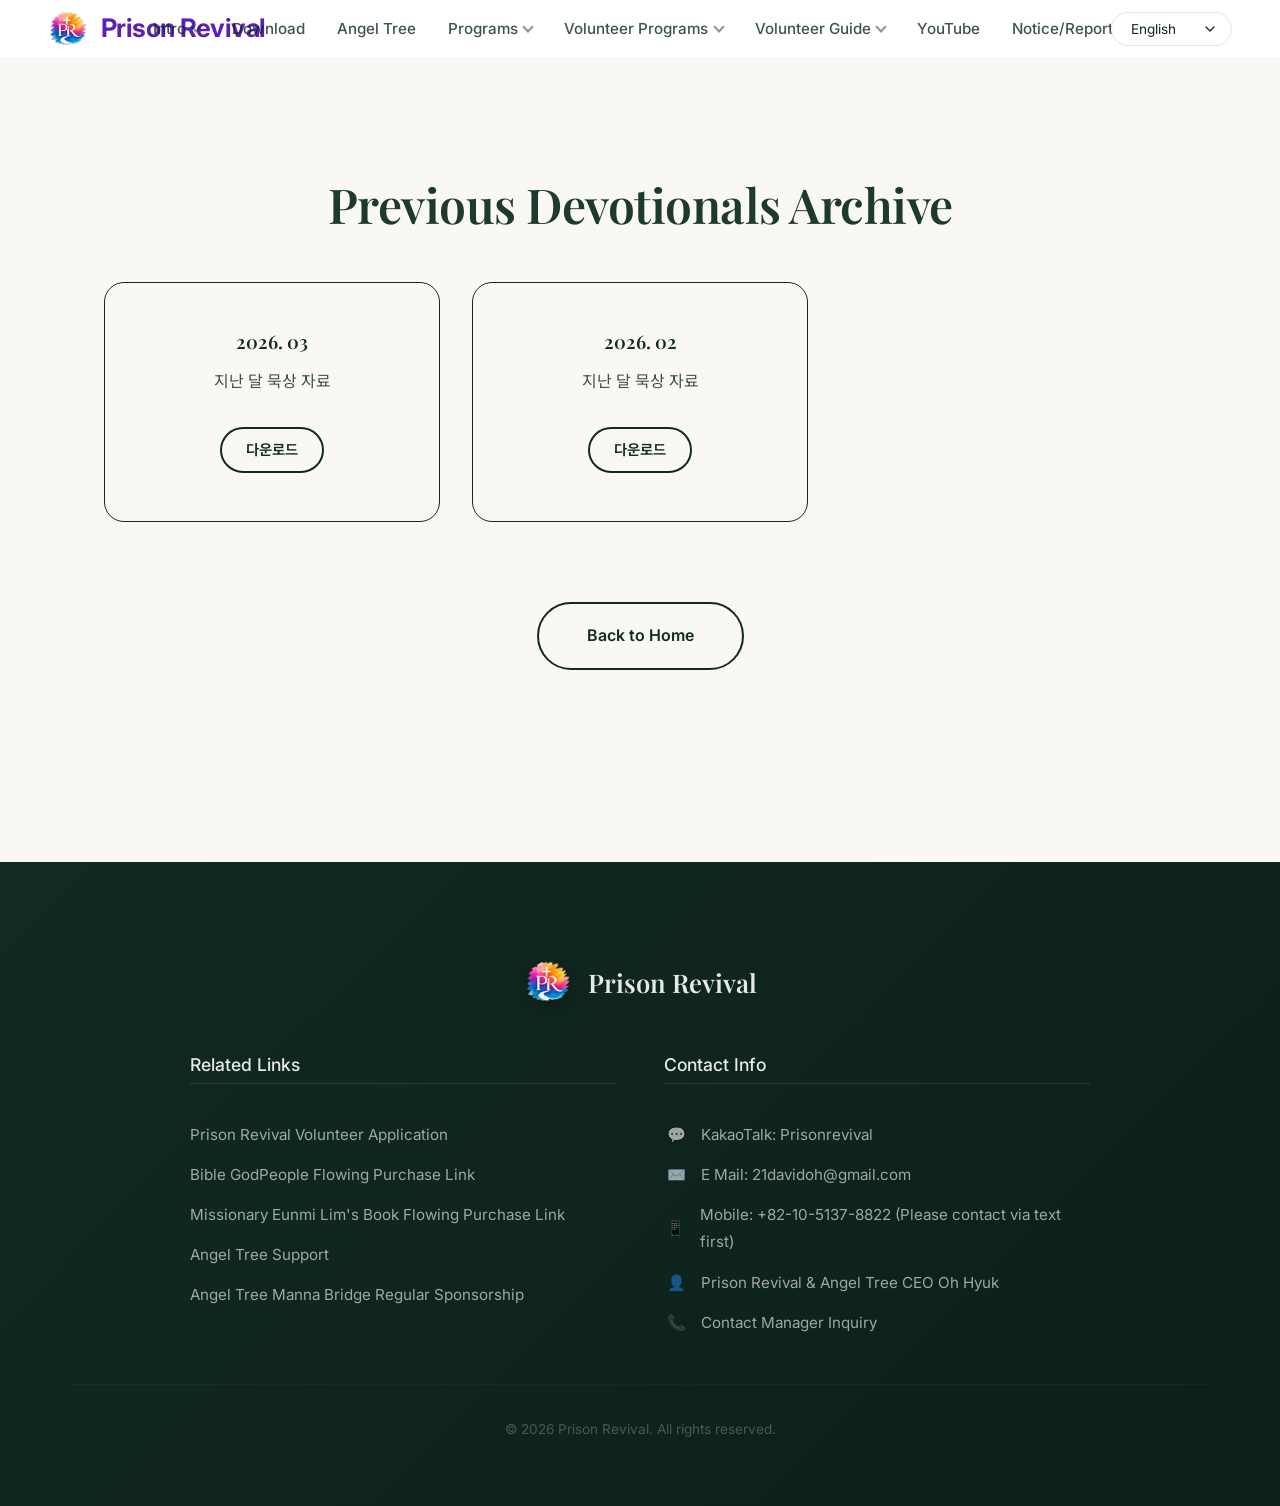
<file: archive.html>
<!DOCTYPE html>
<html lang="ko">
<head>
  <meta charset="UTF-8">
  <meta name="viewport" content="width=device-width, initial-scale=1.0">
  <title>Archive - Prison Revival</title>
  <link rel="stylesheet" href="css/style.css">
</head>
<body class="archive">

  <header>
    <a href="index.html" class="logo">
      <img src="images/favicon.png" alt="PR Logo" class="header-logo-icon">
      <span data-i18n="siteTitle">Prison Revival</span>
    </a>
    <div class="menu-toggle" onclick="toggleMenu()">☰</div>
    <nav>
      <ul class="nav-menu">
        <li class="dropdown">
          <a href="intro.html" class="dropdown-toggle">
            <span data-i18n="navIntro">소개</span>
            <i class="dropdown-icon"></i>
          </a>
          <ul class="dropdown-menu">
            <li><a href="intro.html#ministry" data-i18n="navSubMinistry">사역소개</a></li>
            <li><a href="intro.html#missionary" data-i18n="navSubMissionary">임은미 선교사님</a></li>
            <li><a href="intro.html#pastors" data-i18n="navSubPastors">협력목사님들</a></li>
            <li><a href="intro.html#ceo" data-i18n="navSubCeo">대표인사말</a></li>
            <li><a href="intro.html#press" data-i18n="navSubPress">언론보도</a></li>
            <li><a href="intro.html#partners" data-i18n="navSubPartners">협력단체</a></li>
          </ul>
        </li>
        <li><a href="meditation.html" data-i18n="navDownload">묵상자료</a></li>
        <li><a href="index.html#angeltree" data-i18n="navAngelTree">엔젤트리</a></li>
        <li class="dropdown">
          <a href="programs.html" class="dropdown-toggle">
            <span data-i18n="navPrograms">담장안 프로그램</span>
            <i class="dropdown-icon"></i>
          </a>
          <ul class="dropdown-menu">
            <li><a href="programs.html#prayer" data-i18n="navSubPrayer">중보기도 사역</a></li>
            <li><a href="programs.html#bible" data-i18n="navSubBible">성경공부</a></li>
            <li><a href="programs.html#monastery" data-i18n="navSubMonastery">수도원 프로젝트</a></li>
            <li><a href="programs.html#flowing" data-i18n="navSubFlowing">담장 플로잉 프로젝트</a></li>
          </ul>
        </li>
        <li class="dropdown">
          <a href="volunteer_programs.html" class="dropdown-toggle">
            <span data-i18n="navVolunteerProg">발렌티어 프로그램</span>
            <i class="dropdown-icon"></i>
          </a>
          <ul class="dropdown-menu">
            <li><a href="volunteer_programs.html#saturday" data-i18n="navSubSaturdayPrayer">프리즌 토요 중보기도회</a></li>
            <li><a href="volunteer_programs.html#personal" data-i18n="navSubPersonalPrayer">프리즌 발렌티어 개인 중보기도방</a></li>
            <li><a href="volunteer_programs.html#homeless" data-i18n="navSubHomeless">프리즌 홈리스 사역</a></li>
            <li><a href="volunteer_programs.html#alliance" data-i18n="navSubAllianceBible">얼라이언스 성경공부</a></li>
          </ul>
        </li>
        <li class="dropdown">
          <a href="#" class="dropdown-toggle">
            <span data-i18n="navVolunteerGuide">발렌티어 안내</span>
            <i class="dropdown-icon"></i>
          </a>
          <ul class="dropdown-menu">
            <li><a href="#" data-i18n="navSubVolunteerIntro">프리즌 발렌티어 소개</a></li>
            <li><a href="http://pf.kakao.com/_ptYAG/chat" target="_blank" data-i18n="navSubKakaoSupport">발렌티어 지원 카카오파트너</a></li>
            <li><a href="#" data-i18n="navSubGuide">묵상발송 가이드</a></li>
            <li><a href="#" data-i18n="navSubChatRoom">단톡방</a></li>
            <li><a href="#" data-i18n="navSubContributors">섬겨주시는 분들</a></li>
          </ul>
        </li>
        <li><a href="youtube.html" data-i18n="navYoutube">유튜브</a></li>
        <li class="dropdown">
          <a href="index.html#notice" class="dropdown-toggle">
            <span data-i18n="navNotice">공지/보고</span>
            <i class="dropdown-icon"></i>
          </a>
          <ul class="dropdown-menu">
            <li><a href="notice_matching.html" data-i18n="navSubMatching">매주 프리즌 매칭현황 보고</a></li>
            <li><a href="notice_books.html" data-i18n="navSubBookSupport">매월 성경책 및 선교사님책 후원 보고</a></li>
            <li><a href="notice_revival_acc.html" data-i18n="navSubRevivalAccounting">프리즌 리바이벌 회계 보고</a></li>
            <li><a href="notice_angeltree_acc.html" data-i18n="navSubAngelAccounting">엔젤트리 회계 보고</a></li>
          </ul>
        </li>
        <li class="lang-selector-item">
          <div class="lang-selector">
            <select id="lang-select">
              <option value="ko">한국어</option>
              <option value="en">English</option>
              <option value="zh">中文</option>
              <option value="es">Español</option>
              <option value="pt">Português</option>
              <option value="tl">Tagalog</option>
            </select>
          </div>
        </li>
      </ul>
    </nav>
  </header>

  <main class="container" style="padding: 4rem 2rem;">
    
    <section class="section" style="padding-top: 2rem;">
      <h1 data-i18n="archiveTitle" class="section-title">이전 묵상 자료 아카이브</h1>
      
      <div style="display: grid; grid-template-columns: repeat(auto-fill, minmax(250px, 1fr)); gap: 2rem; margin-top: 3rem;">
        
        <div class="btn-box" style="border: 1px solid var(--dark-green); background: transparent;">
          <h3 style="color: var(--dark-green); margin-bottom: 1rem; font-family: var(--font-serif);">2026. 03</h3>
          <p style="color: var(--dark-green); opacity: 0.8; margin-bottom: 2rem;">지난 달 묵상 자료</p>
          <a href="#" class="secondary-btn" style="padding: 0.6rem 1.5rem; font-size: 0.9rem;">다운로드</a>
        </div>
        
        <div class="btn-box" style="border: 1px solid var(--dark-green); background: transparent;">
          <h3 style="color: var(--dark-green); margin-bottom: 1rem; font-family: var(--font-serif);">2026. 02</h3>
          <p style="color: var(--dark-green); opacity: 0.8; margin-bottom: 2rem;">지난 달 묵상 자료</p>
          <a href="#" class="secondary-btn" style="padding: 0.6rem 1.5rem; font-size: 0.9rem;">다운로드</a>
        </div>

      </div>

      <div style="margin-top: 5rem; text-align: center;">
        <a href="index.html" class="secondary-btn" data-i18n="backToHome">홈으로 돌아가기</a>
      </div>
    </section>

  </main>

  <footer>
    <div class="footer-content container">
      <div class="footer-logo">
        <img src="images/favicon.png" alt="PR Logo" class="footer-logo-img">
        <span class="footer-brand">Prison Revival</span>
      </div>

      <div class="footer-info-grid">
        <!-- Left Column -->
        <div class="footer-col footer-links">
          <h4 data-i18n="footerLinksTitle">관련 링크</h4>
          <a href="http://pf.kakao.com/_ptYAG/chat" target="_blank" class="footer-link" data-i18n="footerLinkVol">프리즌 리바이벌 발렌티어 지원</a>
          <a href="https://mall.godpeople.com/?G=1721883418-5" target="_blank" class="footer-link" data-i18n="footerLinkBible">성경책 갓피플 플로잉 구매링크</a>
          <a href="#" target="_blank" class="footer-link" data-i18n="footerLinkBook">임은미선교사님책 플로잉 구매링크</a>
          <a href="https://forms.gle/4x7HjQGWheJu8Sfb9" target="_blank" class="footer-link" data-i18n="footerLinkSponsor">엔트리 후원</a>
          <a href="https://online.mrm.or.kr/sr5t4uf" target="_blank" class="footer-link" data-i18n="footerLinkManna">엔젤트리 만나브릿지 정기결연</a>
        </div>

        <!-- Right Column -->
        <div class="footer-col footer-contact">
          <h4 data-i18n="footerContactTitle">Contact Info</h4>
          <div class="footer-contact-item">
            <span class="footer-icon">💬</span>
            <span data-i18n="footerContactKakao">카카오톡 : Prisonrevival</span>
          </div>
          <div class="footer-contact-item">
            <span class="footer-icon">✉️</span>
            <span>E Mail: 21davidoh@gmail.com</span>
          </div>
          <div class="footer-contact-item">
            <span class="footer-icon">📱</span>
            <span data-i18n="footerContactPhone">휴대폰 : +82-10-5137-8822 (먼저 문자로 연락 부탁드립니다.)</span>
          </div>
          <div class="footer-contact-item">
            <span class="footer-icon">👤</span>
            <span data-i18n="footerContactName">프리즌 리바이벌 &amp; 엔젤트리 오혁 대표</span>
          </div>
          <a href="contact_managers.html" class="footer-contact-item footer-link">
            <span class="footer-icon">📞</span>
            <span data-i18n="footerContactInquiry">담당자 문의하기</span>
          </a>
        </div>
      </div>

      <p class="copyright">&copy; 2026 Prison Revival. All rights reserved.</p>
    </div>
  </footer>

  <script src="js/data.js"></script>
  <script src="js/i18n.js"></script>
  <script src="js/app.js"></script>
</body>
</html>
</file>
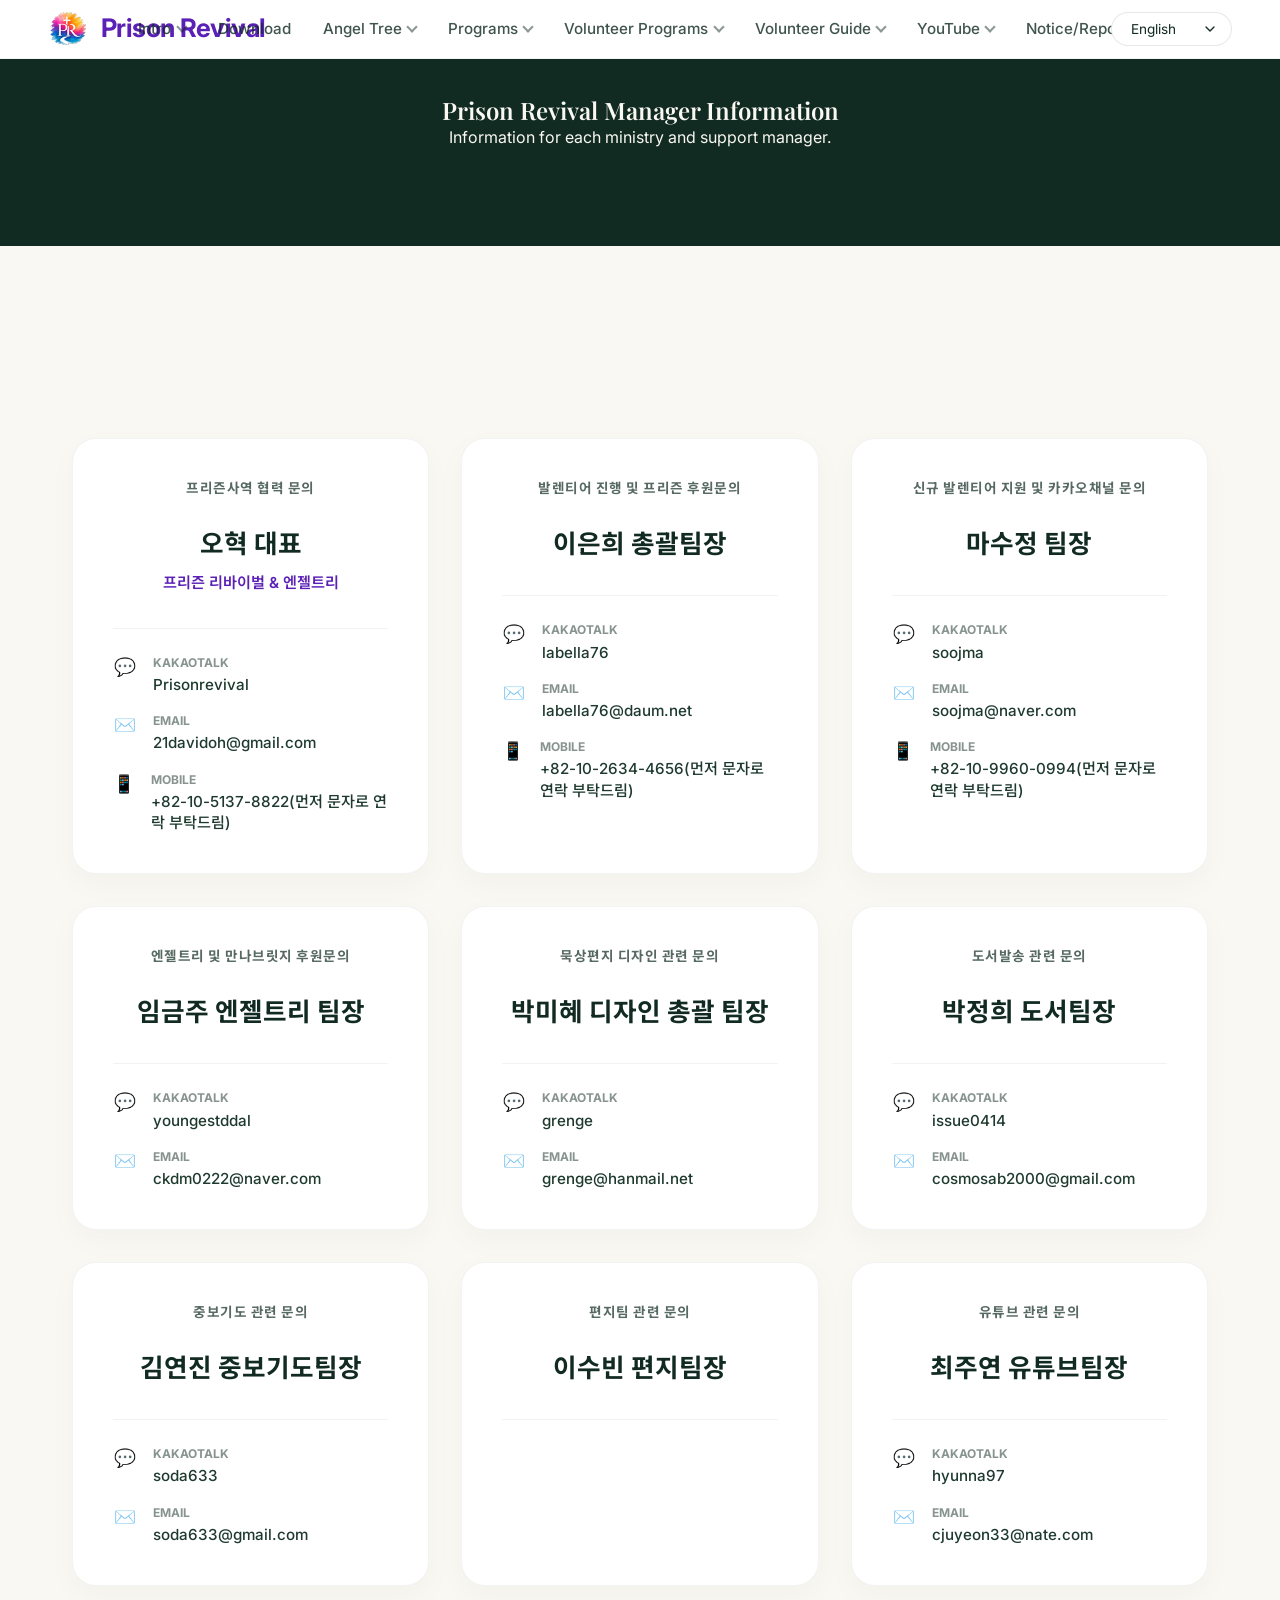
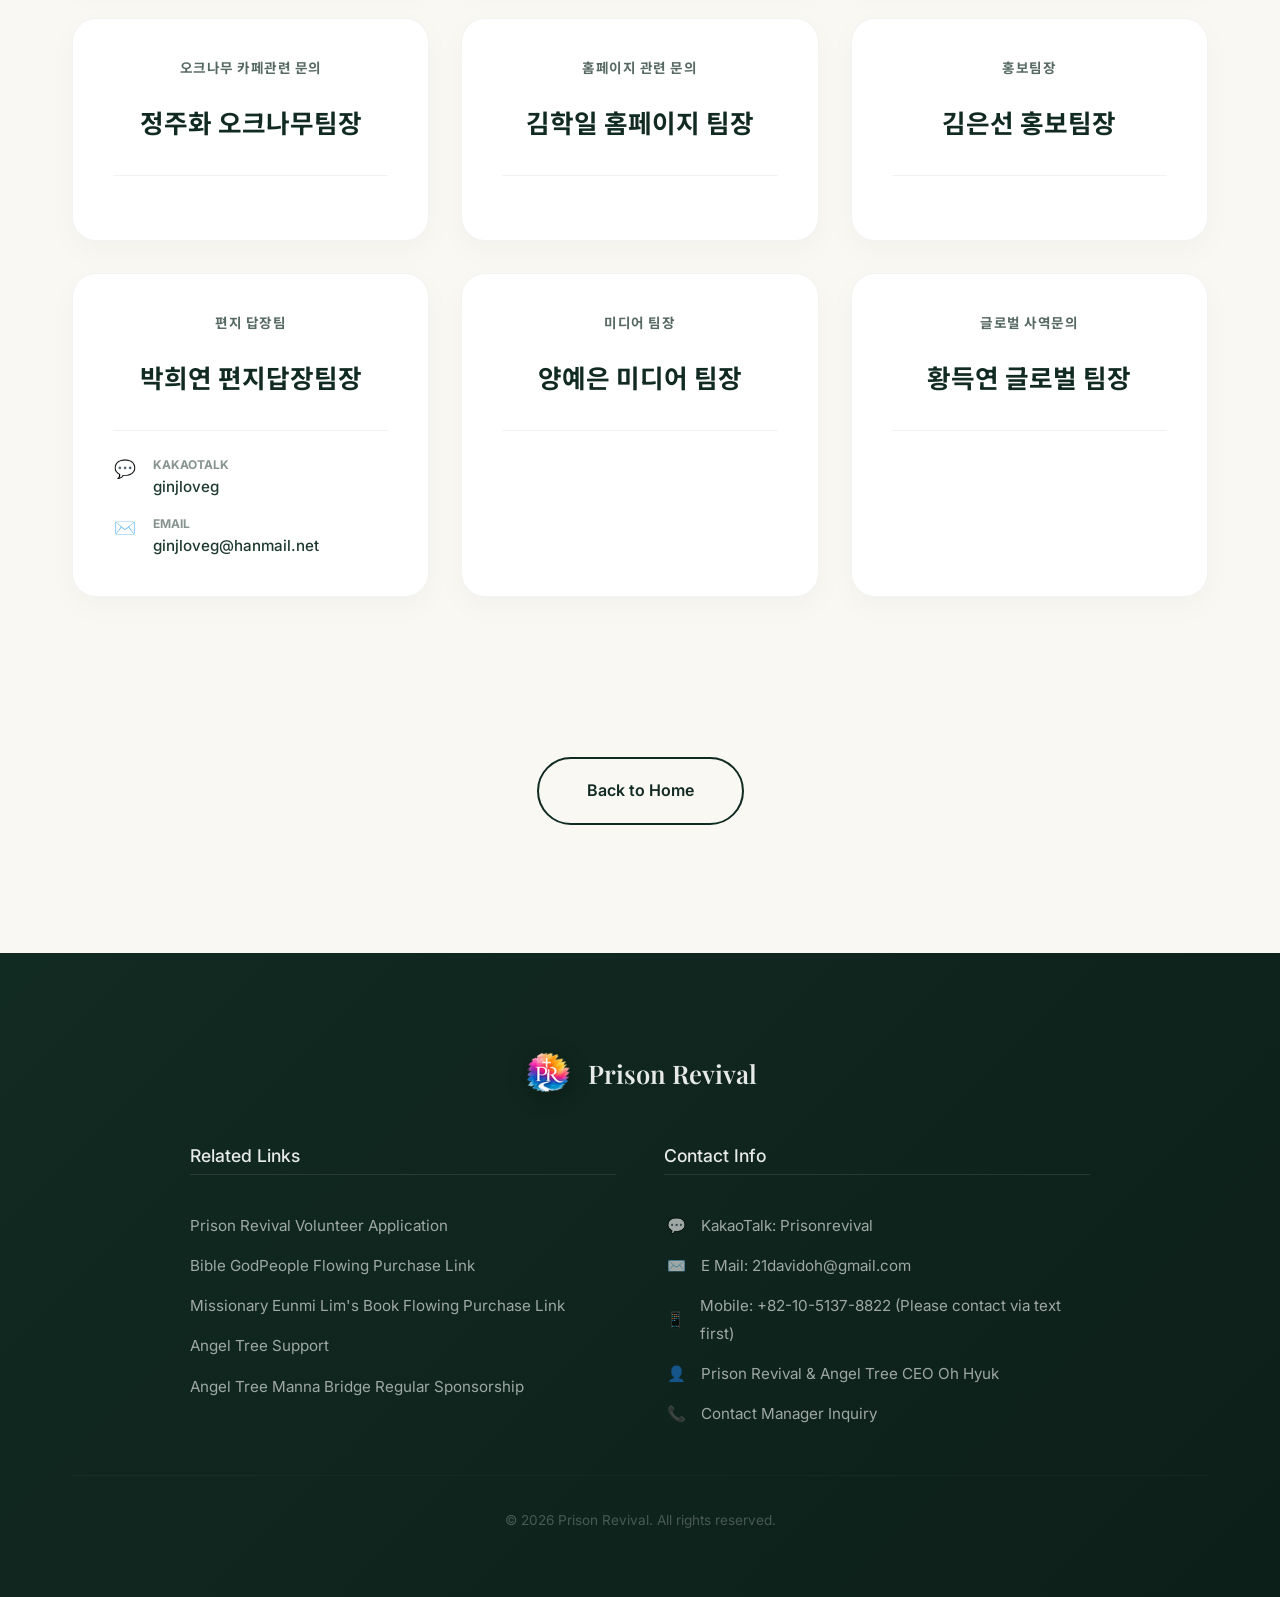
<file: contact_managers.html>
<!DOCTYPE html>
<html lang="ko">

<head>
  <meta charset="UTF-8">
  <meta name="viewport" content="width=device-width, initial-scale=1.0">
  <title data-i18n="contactPageTitle">Prison Revival Manager Information</title>
  <link rel="icon" type="image/png" href="images/favicon.png">
  <link rel="stylesheet" href="css/style.css">
</head>

<body>

  <header>
    <a href="index.html" class="logo">
      <img src="images/favicon.png" alt="PR Logo" class="header-logo-icon">
      <span data-i18n="siteTitle">Prison Revival</span>
    </a>
    <div class="menu-toggle" onclick="toggleMenu()">☰</div>
    <nav>
      <ul class="nav-menu">
        <li class="dropdown">
          <a href="intro.html" class="dropdown-toggle">
            <span data-i18n="navIntro">소개</span>
            <i class="dropdown-icon"></i>
          </a>
          <ul class="dropdown-menu">
            <li><a href="intro.html#ministry" data-i18n="navSubMinistry">사역소개</a></li>
            <li><a href="intro.html#missionary" data-i18n="navSubMissionary">임은미 선교사님</a></li>
            <li><a href="intro.html#pastors" data-i18n="navSubPastors">협력목사님들</a></li>
            <li><a href="intro.html#ceo" data-i18n="navSubCeo">대표인사말</a></li>
            <li><a href="intro.html#press" data-i18n="navSubPress">언론보도</a></li>
            <li><a href="intro.html#partners" data-i18n="navSubPartners">협력단체</a></li>
          </ul>
        </li>
        <li><a href="meditation.html" data-i18n="navDownload">묵상자료</a></li>
        <li class="dropdown">
          <a href="angeltree.html" class="dropdown-toggle">
            <span data-i18n="navAngelTree">엔젤트리</span>
            <i class="dropdown-icon"></i>
          </a>
          <ul class="dropdown-menu">
            <li><a href="angeltree.html#intro" data-i18n="navSubAngelIntro">엔젤트리 소개</a></li>
            <li><a href="angeltree.html#christmas" data-i18n="navSubChristmas">성탄절 엔젤트리</a></li>
            <li><a href="angeltree.html#manna" data-i18n="navSubMannaBridge">만나브릿지</a></li>
          </ul>
        </li>
        <li class="dropdown">
          <a href="programs.html" class="dropdown-toggle">
            <span data-i18n="navPrograms">담장안 프로그램</span>
            <i class="dropdown-icon"></i>
          </a>
          <ul class="dropdown-menu">
            <li><a href="programs.html#prayer" data-i18n="navSubPrayer">중보기도 사역</a></li>
            <li><a href="programs.html#bible" data-i18n="navSubBible">성경공부</a></li>
            <li><a href="programs.html#monastery" data-i18n="navSubMonastery">수도원 프로젝트</a></li>
            <li><a href="programs.html#flowing" data-i18n="navSubFlowing">담장 플로잉 프로젝트</a></li>
          </ul>
        </li>
        <li class="dropdown">
          <a href="volunteer_programs.html" class="dropdown-toggle">
            <span data-i18n="navVolunteerProg">발렌티어 프로그램</span>
            <i class="dropdown-icon"></i>
          </a>
          <ul class="dropdown-menu">
            <li><a href="volunteer_programs.html#saturday" data-i18n="navSubSaturdayPrayer">프리즌 토요 중보기도회</a></li>
            <li><a href="volunteer_programs.html#personal" data-i18n="navSubPersonalPrayer">프리즌 발렌티어 개인 중보기도방</a></li>
            <li><a href="volunteer_programs.html#homeless" data-i18n="navSubHomeless">프리즌 홈리스 사역</a></li>
            <li><a href="volunteer_programs.html#alliance" data-i18n="navSubAllianceBible">얼라이언스 성경공부</a></li>
          </ul>
        </li>
        <li class="dropdown">
          <a href="volunteer_guide.html" class="dropdown-toggle">
            <span data-i18n="navVolunteerGuide">발렌티어 안내</span>
            <i class="dropdown-icon"></i>
          </a>
          <ul class="dropdown-menu">
            <li><a href="volunteer_guide.html#intro" data-i18n="navSubVolunteerIntro">프리즌 발렌티어 소개</a></li>
            <li><a href="volunteer_guide.html#support" data-i18n="navSubKakaoSupport">발렌티어 지원 카카오파트너</a></li>
            <li><a href="volunteer_guide.html#guide" data-i18n="navSubGuide">묵상발송 가이드</a></li>
            <li><a href="volunteer_guide.html#chatroom" data-i18n="navSubChatRoom">단톡방</a></li>
            <li><a href="volunteer_guide.html#contributors" data-i18n="navSubContributors">섬겨주시는 분들</a></li>
          </ul>
        </li>
        <li class="dropdown">
          <a href="youtube.html" class="dropdown-toggle">
            <span data-i18n="navYoutube">유튜브</span>
            <i class="dropdown-icon"></i>
          </a>
          <ul class="dropdown-menu">
            <li><a href="youtube.html#main" data-i18n="navSubYtMain">프리즌 리바이벌</a></li>
            <li><a href="youtube.html#intro" data-i18n="navSubYtIntro">사역소개</a></li>
            <li><a href="youtube.html#anniversary" data-i18n="navSubYtAnniversary">3주년 예배 스케치</a></li>
            <li><a href="youtube.html#meditation" data-i18n="navSubYtMeditation">임은미 선교사 묵상</a></li>
            <li><a href="youtube.html#inside" data-i18n="navSubYtInside">담장안 은혜 영상</a></li>
            <li><a href="youtube.html#angeltree" data-i18n="navSubYtAngelTree">엔젤트리 영상</a></li>
          </ul>
        </li>
        <li class="dropdown">
          <a href="index.html#notice" class="dropdown-toggle">
            <span data-i18n="navNotice">공지/보고</span>
            <i class="dropdown-icon"></i>
          </a>
          <ul class="dropdown-menu">
            <li><a href="notice_matching.html" data-i18n="navSubMatching">매주 프리즌 매칭현황 보고</a></li>
            <li><a href="notice_books.html" data-i18n="navSubBookSupport">매월 성경책 및 선교사님책 후원 보고</a></li>
            <li><a href="notice_revival_acc.html" data-i18n="navSubRevivalAccounting">프리즌 리바이벌 회계 보고</a></li>
            <li><a href="notice_angeltree_acc.html" data-i18n="navSubAngelAccounting">엔젤트리 회계 보고</a></li>
          </ul>
        </li>
        <li class="lang-selector-item">
          <div class="lang-selector">
            <select id="lang-select">
              <option value="ko">한국어</option>
              <option value="en">English</option>
              <option value="zh">中文</option>
              <option value="es">Español</option>
              <option value="pt">Português</option>
              <option value="tl">Tagalog</option>
            </select>
          </div>
        </li>
      </ul>
    </nav>
  </header>

  <main>
    <section class="contact-hero">
      <div class="container">
        <h1 data-i18n="contactPageTitle">담당자 안내</h1>
        <p data-i18n="contactPageDesc">각 사역 및 후원 관련 담당자 안내입니다.</p>
      </div>
    </section>

    <section class="section container">
      <div id="contact-grid" class="contact-grid">
        <!-- Rendered by JS -->
      </div>

      <div style="margin-top: 6rem; text-align: center;">
        <a href="index.html" class="secondary-btn" data-i18n="backToHome">홈으로 돌아가기</a>
      </div>
    </section>
  </main>

  <footer>
    <div class="footer-content container">
      <div class="footer-logo">
        <img src="images/favicon.png" alt="PR Logo" class="footer-logo-img">
        <span class="footer-brand">Prison Revival</span>
      </div>

      <div class="footer-info-grid">
        <!-- Left Column -->
        <div class="footer-col footer-links">
          <h4 data-i18n="footerLinksTitle">관련 링크</h4>
          <a href="http://pf.kakao.com/_ptYAG/chat" target="_blank" class="footer-link" data-i18n="footerLinkVol">프리즌 리바이벌 발렌티어 지원</a>
          <a href="https://mall.godpeople.com/?G=1721883418-5" target="_blank" class="footer-link" data-i18n="footerLinkBible">성경책 갓피플 플로잉 구매링크</a>
          <a href="#" target="_blank" class="footer-link" data-i18n="footerLinkBook">임은미선교사님책 플로잉 구매링크</a>
          <a href="https://forms.gle/4x7HjQGWheJu8Sfb9" target="_blank" class="footer-link" data-i18n="footerLinkSponsor">엔트리 후원</a>
          <a href="https://online.mrm.or.kr/sr5t4uf" target="_blank" class="footer-link" data-i18n="footerLinkManna">엔젤트리 만나브릿지 정기결연</a>
        </div>

        <!-- Right Column -->
        <div class="footer-col footer-contact">
          <h4 data-i18n="footerContactTitle">Contact Info</h4>
          <div class="footer-contact-item">
            <span class="footer-icon">💬</span>
            <span data-i18n="footerContactKakao">카카오톡 : Prisonrevival</span>
          </div>
          <div class="footer-contact-item">
            <span class="footer-icon">✉️</span>
            <span>E Mail: 21davidoh@gmail.com</span>
          </div>
          <div class="footer-contact-item">
            <span class="footer-icon">📱</span>
            <span data-i18n="footerContactPhone">휴대폰 : +82-10-5137-8822 (먼저 문자로 연락 부탁드립니다.)</span>
          </div>
          <div class="footer-contact-item">
            <span class="footer-icon">👤</span>
            <span data-i18n="footerContactName">프리즌 리바이벌 &amp; 엔젤트리 오혁 대표</span>
          </div>
          <a href="contact_managers.html" class="footer-contact-item footer-link">
            <span class="footer-icon">📞</span>
            <span data-i18n="footerContactInquiry">담당자 문의하기</span>
          </a>
        </div>
      </div>

      <p class="copyright">&copy; 2026 Prison Revival. All rights reserved.</p>
    </div>
  </footer>

  <script src="js/data.js"></script>
  <script src="js/i18n.js"></script>
  <script src="js/app.js"></script>
  <script>
    document.addEventListener('DOMContentLoaded', () => {
      const grid = document.getElementById('contact-grid');
      const t = translations[currentLang] || translations['ko'];

      appData.contactManagers.forEach(manager => {
        const card = document.createElement('div');
        card.className = 'contact-card';

        let html = `
          <div class="contact-card-role">${manager.role}</div>
          <div class="contact-card-name">${manager.name}</div>
        `;

        if (manager.org) {
          html += `<div class="contact-card-org">${manager.org}</div>`;
        }

        html += `<div class="contact-card-info">`;

        if (manager.kakao) {
          html += `
            <div class="contact-info-item">
              <span class="contact-info-icon">💬</span>
              <div class="contact-info-content">
                <span class="contact-info-label">${t.contactKakao}</span>
                <span class="contact-info-value">${manager.kakao}</span>
              </div>
            </div>
          `;
        }

        if (manager.email) {
          html += `
            <div class="contact-info-item">
              <span class="contact-info-icon">✉️</span>
              <div class="contact-info-content">
                <span class="contact-info-label">${t.contactEmail}</span>
                <span class="contact-info-value">${manager.email}</span>
              </div>
            </div>
          `;
        }

        if (manager.phone) {
          html += `
            <div class="contact-info-item">
              <span class="contact-info-icon">📱</span>
              <div class="contact-info-content">
                <span class="contact-info-label">${t.contactPhone}</span>
                <span class="contact-info-value">${manager.phone}</span>
              </div>
            </div>
          `;
        }

        html += `</div>`;
        card.innerHTML = html;
        grid.appendChild(card);
      });
    });
  </script>
</body>

</html>
</file>
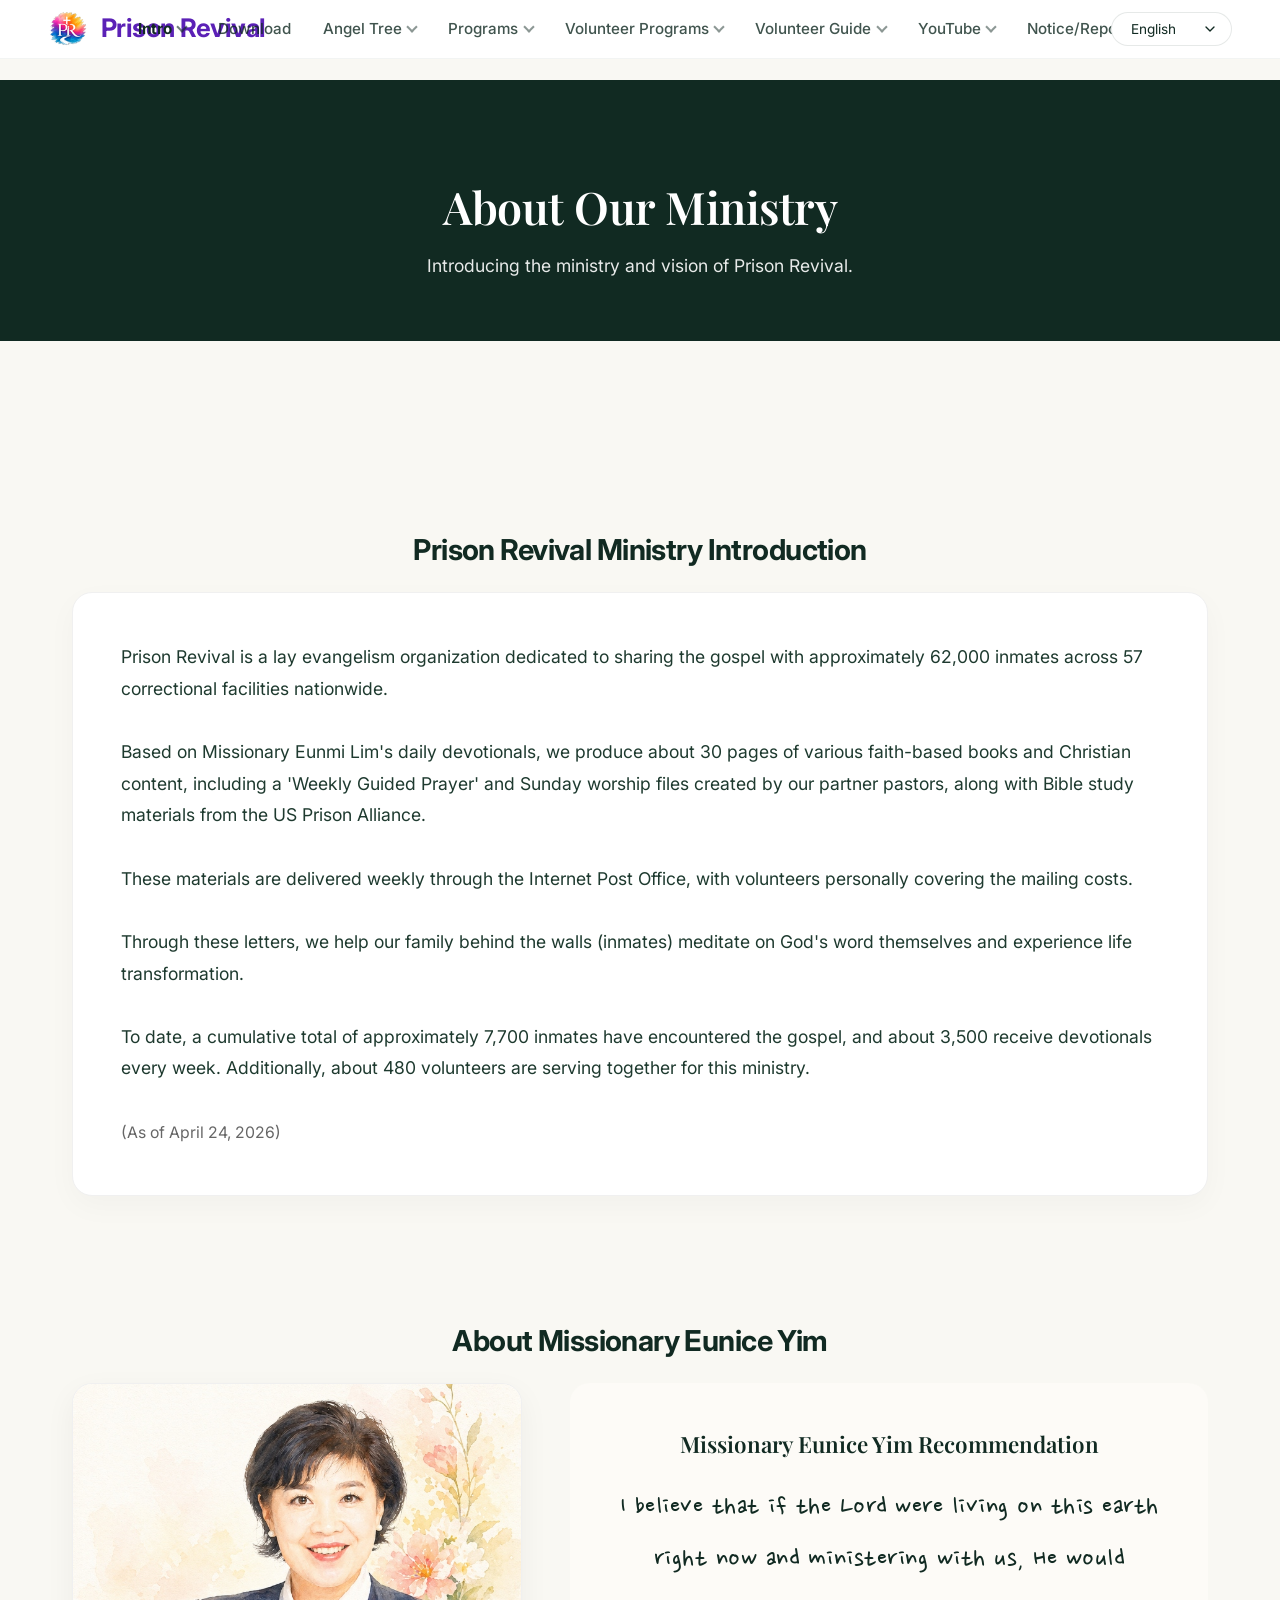
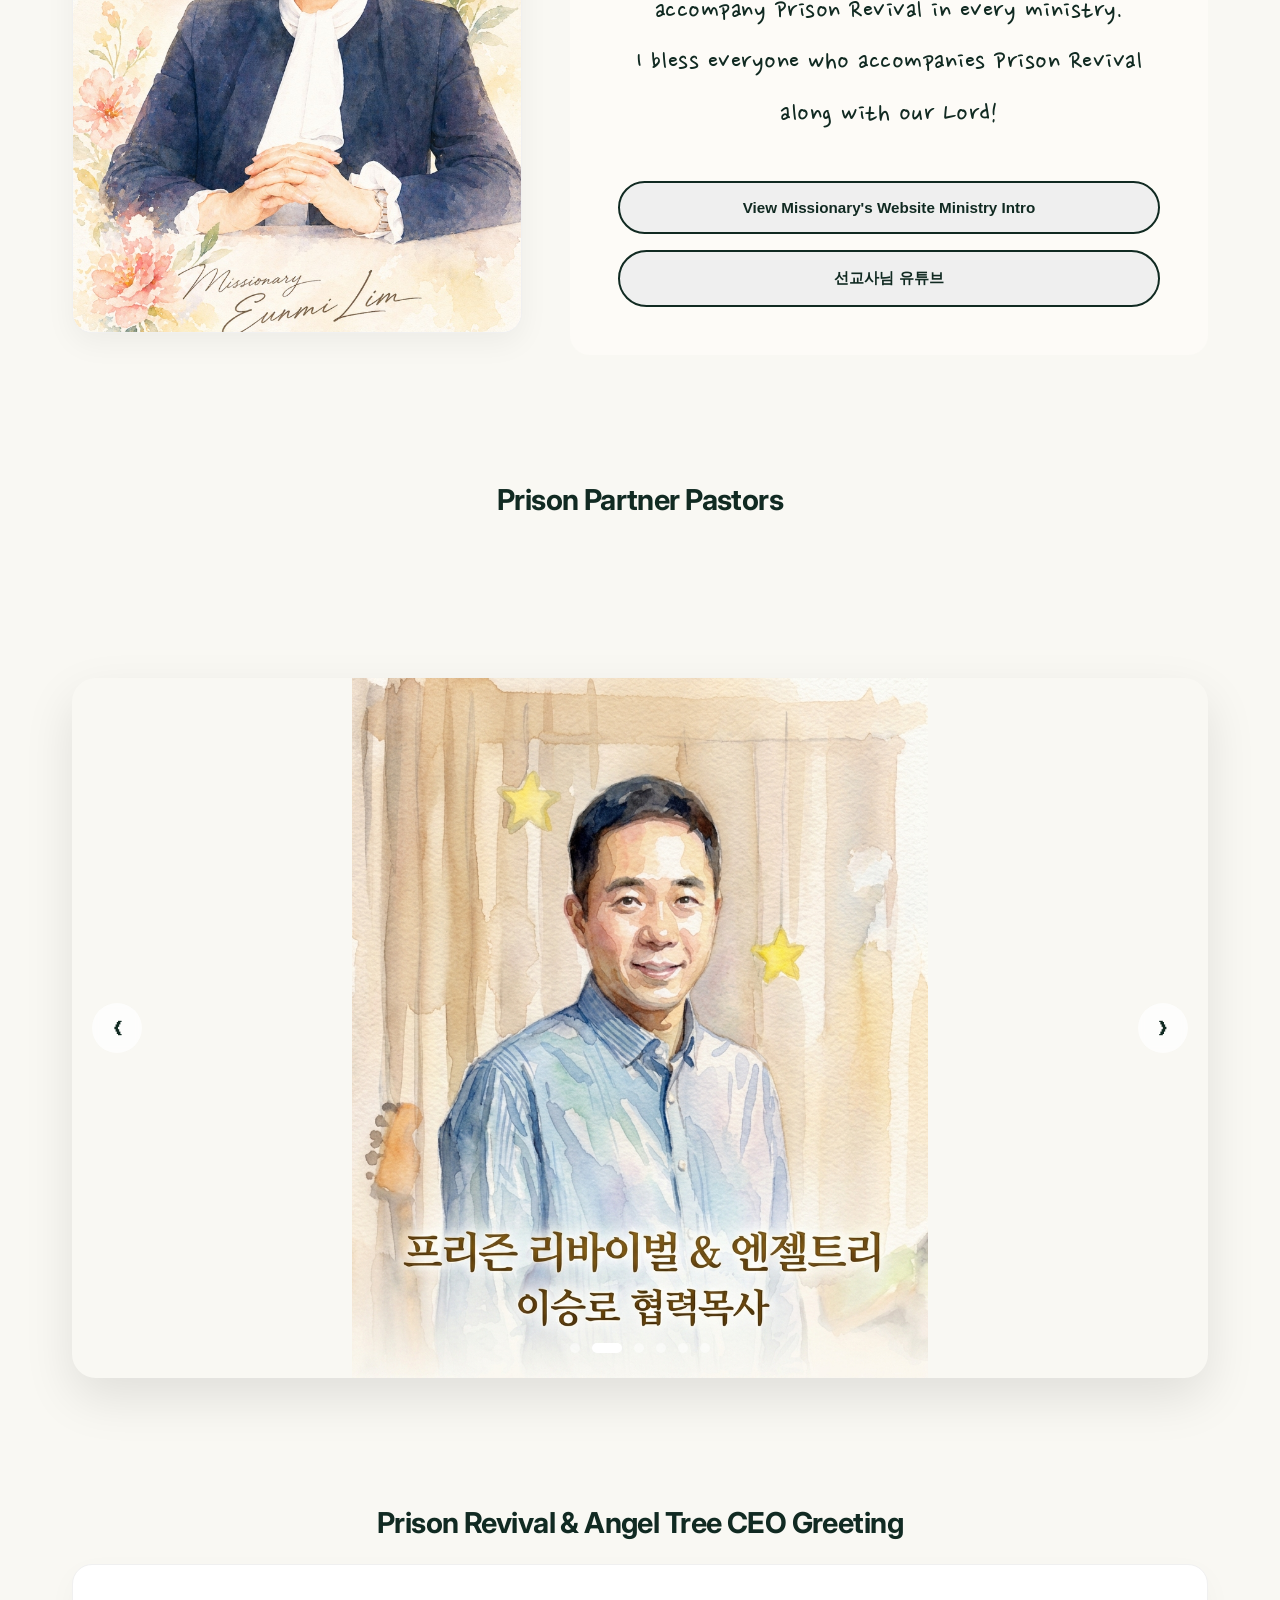
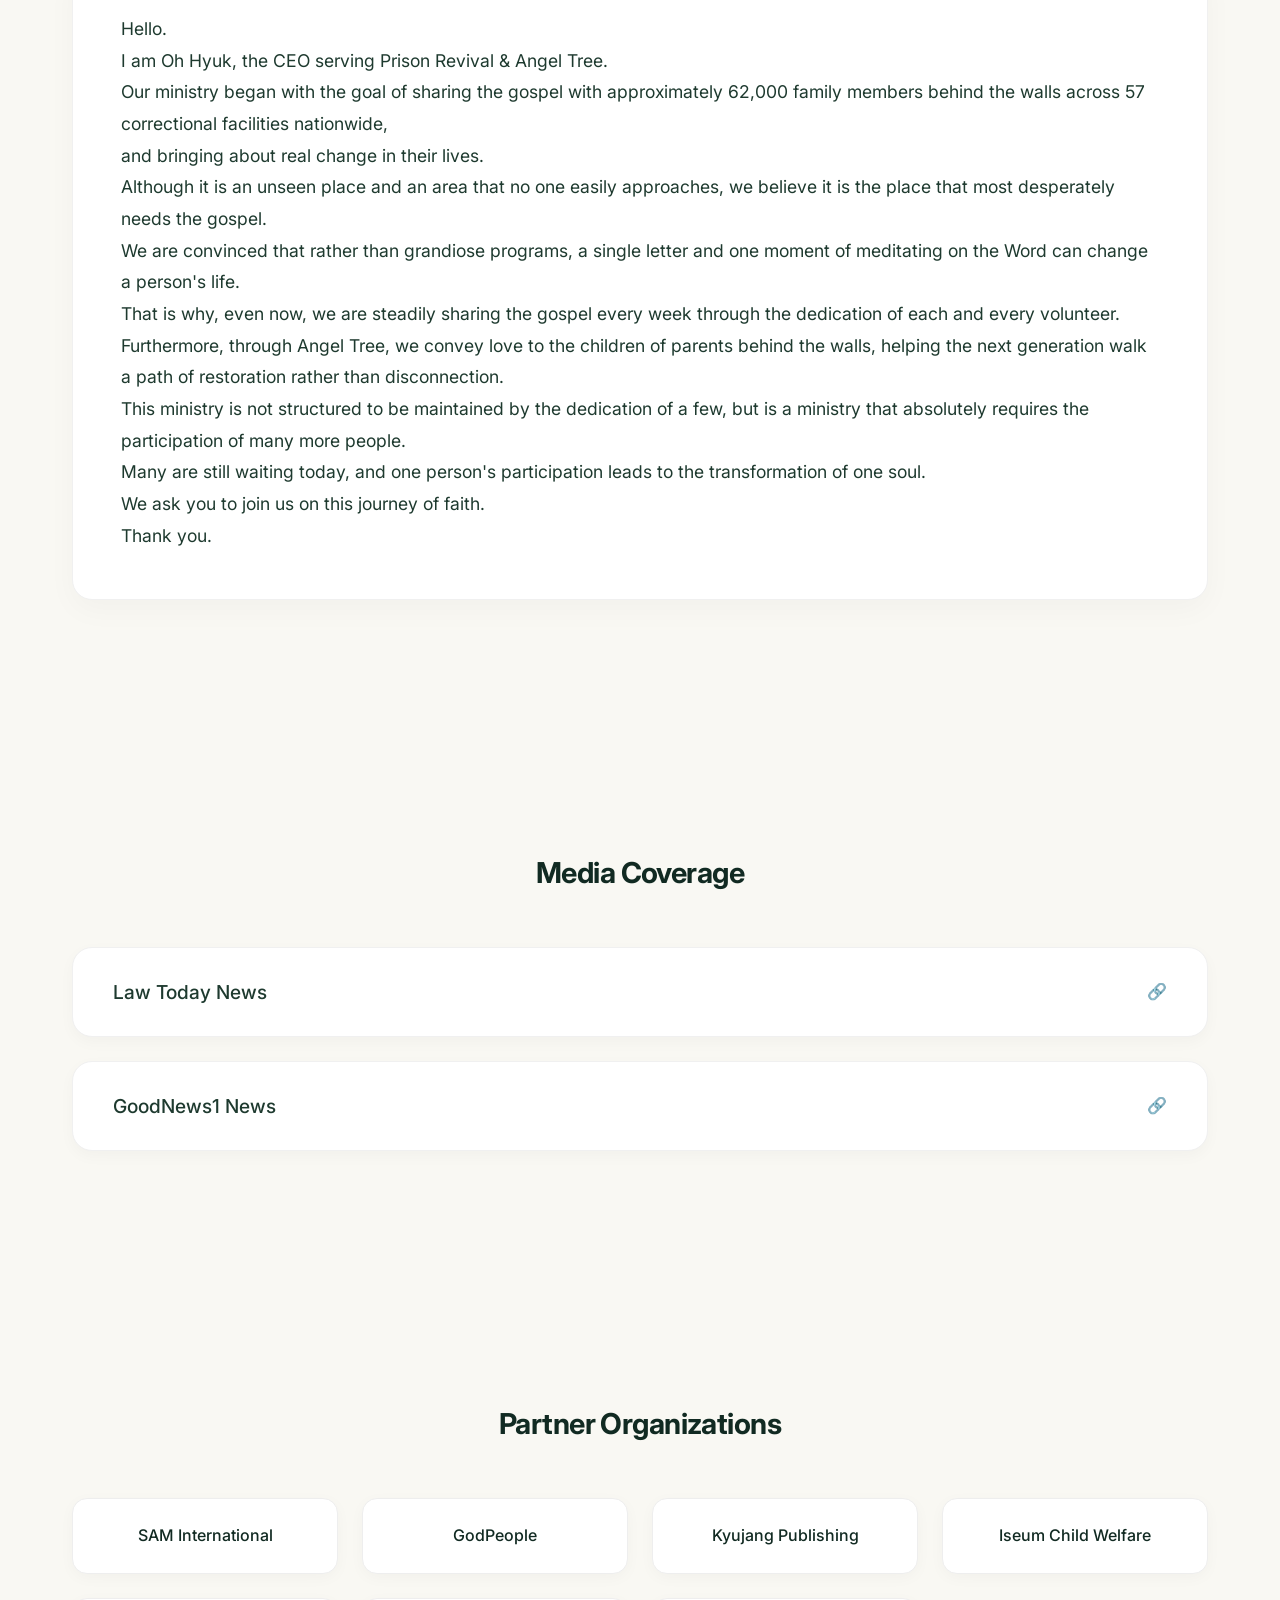
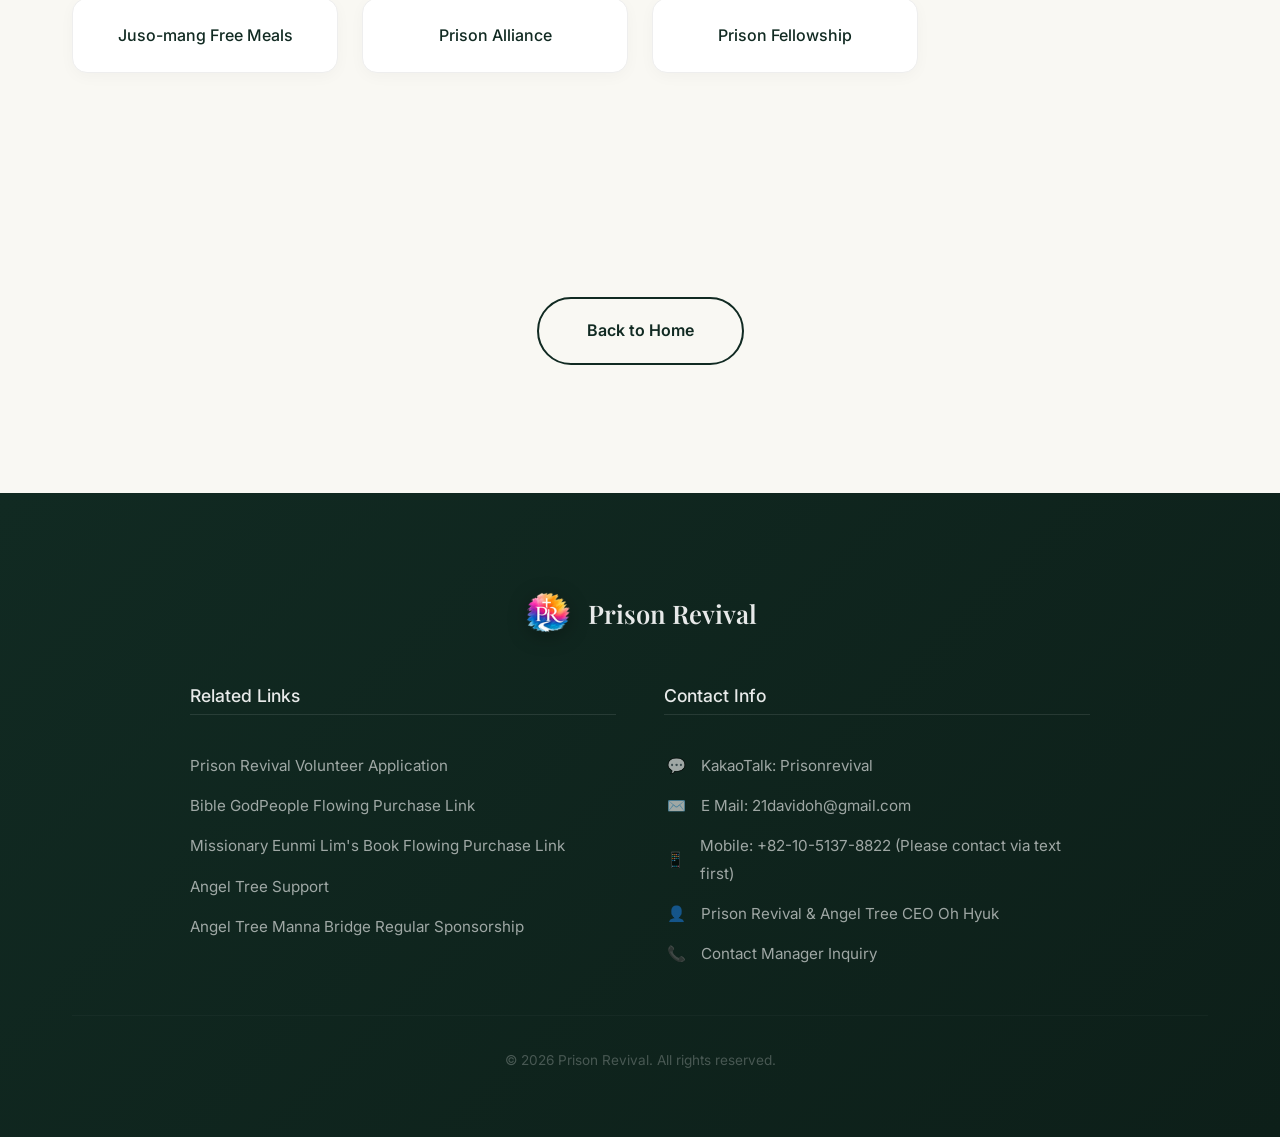
<file: intro.html>
<!DOCTYPE html>
<html lang="ko">
<head>
  <meta charset="UTF-8">
  <meta name="viewport" content="width=device-width, initial-scale=1.0">
  <title>About - Prison Revival</title>
  <link rel="icon" type="image/png" href="images/favicon.png">
  <link rel="stylesheet" href="css/style.css">
  <link href="https://fonts.googleapis.com/css2?family=Noto+Sans+KR:wght@300;400;500;700&family=Playfair+Display:wght@700&display=swap" rel="stylesheet">
</head>
<body class="archive">

  <header>
    <a href="index.html" class="logo">
      <img src="images/favicon.png" alt="PR Logo" class="header-logo-icon">
      <span data-i18n="siteTitle">Prison Revival</span>
    </a>
    <div class="menu-toggle" onclick="toggleMenu()">☰</div>
    <nav>
      <ul class="nav-menu">
        <li class="dropdown">
          <a href="intro.html" class="dropdown-toggle active">
            <span data-i18n="navIntro">소개</span>
            <i class="dropdown-icon"></i>
          </a>
          <ul class="dropdown-menu">
            <li><a href="intro.html#ministry" data-i18n="navSubMinistry">사역소개</a></li>
            <li><a href="intro.html#missionary" data-i18n="navSubMissionary">임은미 선교사님</a></li>
            <li><a href="intro.html#pastors" data-i18n="navSubPastors">협력목사님들</a></li>
            <li><a href="intro.html#ceo" data-i18n="navSubCeo">대표인사말</a></li>
            <li><a href="intro.html#press" data-i18n="navSubPress">언론보도</a></li>
            <li><a href="intro.html#partners" data-i18n="navSubPartners">협력단체</a></li>
          </ul>
        </li>
        <li><a href="meditation.html" data-i18n="navDownload">묵상자료</a></li>
        <li class="dropdown">
          <a href="angeltree.html" class="dropdown-toggle">
            <span data-i18n="navAngelTree">엔젤트리</span>
            <i class="dropdown-icon"></i>
          </a>
          <ul class="dropdown-menu">
            <li><a href="angeltree.html#intro" data-i18n="navSubAngelIntro">엔젤트리 소개</a></li>
            <li><a href="angeltree.html#christmas" data-i18n="navSubChristmas">성탄절 엔젤트리</a></li>
            <li><a href="angeltree.html#manna" data-i18n="navSubMannaBridge">만나브릿지</a></li>
          </ul>
        </li>
        <li class="dropdown">
          <a href="programs.html" class="dropdown-toggle">
            <span data-i18n="navPrograms">담장안 프로그램</span>
            <i class="dropdown-icon"></i>
          </a>
          <ul class="dropdown-menu">
            <li><a href="programs.html#prayer" data-i18n="navSubPrayer">중보기도 사역</a></li>
            <li><a href="programs.html#bible" data-i18n="navSubBible">성경공부</a></li>
            <li><a href="programs.html#monastery" data-i18n="navSubMonastery">수도원 프로젝트</a></li>
            <li><a href="programs.html#flowing" data-i18n="navSubFlowing">담장 플로잉 프로젝트</a></li>
          </ul>
        </li>
        <li class="dropdown">
          <a href="volunteer_programs.html" class="dropdown-toggle">
            <span data-i18n="navVolunteerProg">발렌티어 프로그램</span>
            <i class="dropdown-icon"></i>
          </a>
          <ul class="dropdown-menu">
            <li><a href="volunteer_programs.html#saturday" data-i18n="navSubSaturdayPrayer">프리즌 토요 중보기도회</a></li>
            <li><a href="volunteer_programs.html#personal" data-i18n="navSubPersonalPrayer">프리즌 발렌티어 개인 중보기도방</a></li>
            <li><a href="volunteer_programs.html#homeless" data-i18n="navSubHomeless">프리즌 홈리스 사역</a></li>
            <li><a href="volunteer_programs.html#alliance" data-i18n="navSubAllianceBible">얼라이언스 성경공부</a></li>
          </ul>
        </li>
        <li class="dropdown">
          <a href="volunteer_guide.html" class="dropdown-toggle">
            <span data-i18n="navVolunteerGuide">발렌티어 안내</span>
            <i class="dropdown-icon"></i>
          </a>
          <ul class="dropdown-menu">
            <li><a href="volunteer_guide.html#intro" data-i18n="navSubVolunteerIntro">프리즌 발렌티어 소개</a></li>
            <li><a href="volunteer_guide.html#support" data-i18n="navSubKakaoSupport">발렌티어 지원 카카오파트너</a></li>
            <li><a href="volunteer_guide.html#guide" data-i18n="navSubGuide">묵상발송 가이드</a></li>
            <li><a href="volunteer_guide.html#chatroom" data-i18n="navSubChatRoom">단톡방</a></li>
            <li><a href="volunteer_guide.html#contributors" data-i18n="navSubContributors">섬겨주시는 분들</a></li>
          </ul>
        </li>
        <li class="dropdown">
          <a href="youtube.html" class="dropdown-toggle">
            <span data-i18n="navYoutube">유튜브</span>
            <i class="dropdown-icon"></i>
          </a>
          <ul class="dropdown-menu">
            <li><a href="youtube.html#main" data-i18n="navSubYtMain">프리즌 리바이벌</a></li>
            <li><a href="youtube.html#intro" data-i18n="navSubYtIntro">사역소개</a></li>
            <li><a href="youtube.html#anniversary" data-i18n="navSubYtAnniversary">3주년 예배 스케치</a></li>
            <li><a href="youtube.html#meditation" data-i18n="navSubYtMeditation">임은미 선교사 묵상</a></li>
            <li><a href="youtube.html#inside" data-i18n="navSubYtInside">담장안 은혜 영상</a></li>
            <li><a href="youtube.html#angeltree" data-i18n="navSubYtAngelTree">엔젤트리 영상</a></li>
          </ul>
        </li>
        <li class="dropdown">
          <a href="index.html#notice" class="dropdown-toggle">
            <span data-i18n="navNotice">공지/보고</span>
            <i class="dropdown-icon"></i>
          </a>
          <ul class="dropdown-menu">
            <li><a href="notice_matching.html" data-i18n="navSubMatching">매주 프리즌 매칭현황 보고</a></li>
            <li><a href="notice_books.html" data-i18n="navSubBookSupport">매월 성경책 및 선교사님책 후원 보고</a></li>
            <li><a href="notice_revival_acc.html" data-i18n="navSubRevivalAccounting">프리즌 리바이벌 회계 보고</a></li>
            <li><a href="notice_angeltree_acc.html" data-i18n="navSubAngelAccounting">엔젤트리 회계 보고</a></li>
          </ul>
        </li>
        <li class="lang-selector-item">
          <div class="lang-selector">
            <select id="lang-select">
              <option value="ko">한국어</option>
              <option value="en">English</option>
              <option value="zh">中文</option>
              <option value="es">Español</option>
              <option value="pt">Português</option>
              <option value="tl">Tagalog</option>
            </select>
          </div>
        </li>
      </ul>
    </nav>
  </header>

  <main id="intro-page">
    <!-- Hero Section for Intro -->
    <section class="intro-hero">
      <div class="intro-hero-bg"></div>
      <div class="container">
        <h1 data-i18n="introPageTitle" class="section-title animate-up">사역 소개</h1>
        <p data-i18n="introPageDesc" class="section-desc animate-up" style="animation-delay: 0.2s;">프리즌 리바이벌의 사역과 비전을 소개합니다.</p>
      </div>
    </section>

    <section class="section container">
      <!-- 1. Ministry Intro -->
      <div id="ministry" class="intro-section-block">
        <h2 class="sub-section-title" data-i18n="introMain">프리즌 리바이벌 사역소개</h2>
        <div class="intro-text-box" data-i18n="introMainText"></div>
      </div>

      <!-- 2. Missionary Intro -->
      <div id="missionary" class="intro-section-block">
        <h2 class="sub-section-title" data-i18n="missionaryInfo">임은미 선교사님 소개</h2>
        <div class="missionary-intro-container">
          <div class="missionary-profile-column">
            <div class="missionary-photo-area">
              <img src="images/profile/missionary_eunmi_lim.jpg" alt="임은미 선교사님" class="missionary-profile-img">
            </div>
          </div>
          <div class="missionary-recommendation-area">
            <h3 data-i18n="recommendation">임은미 선교사님 추천사</h3>
            <p class="recommendation-text" data-i18n="recommendationText"></p>
            
            <div style="margin-top: 2.5rem; display: flex; flex-direction: column; gap: 1rem;">
              <button class="secondary-btn full-width-btn" onclick="window.open('https://eunice825.com/%EC%82%AC%EC%97%AD%EC%86%8C%EA%B0%9C', '_blank')" data-i18n="missionarySiteBtn">선교사님 홈페이지 사역소개 보기</button>
              <button class="secondary-btn full-width-btn" onclick="window.open('https://www.youtube.com/c/EUNICEYIMNEWCOMB', '_blank')">선교사님 유튜브</button>
            </div>
          </div>
        </div>
      </div>

      <!-- 3. Partner Pastors -->
      <div id="pastors" class="intro-section-block">
        <h2 class="sub-section-title" data-i18n="pastorIntro">프리즌 협력목사님들</h2>
        <div class="pastor-slider-wrapper">
          <div class="pastor-slider">
            <div class="pastor-slides" id="pastorSlides">
              <div class="pastor-slide"><img src="images/profile/KakaoTalk_Photo_2026-04-27-09-39-59 001.png" alt="Pastor 1"></div>
              <div class="pastor-slide"><img src="images/profile/KakaoTalk_Photo_2026-04-27-09-39-59 002.png" alt="Pastor 2"></div>
              <div class="pastor-slide"><img src="images/profile/KakaoTalk_Photo_2026-04-27-09-39-59 003.png" alt="Pastor 3"></div>
              <div class="pastor-slide"><img src="images/profile/KakaoTalk_Photo_2026-04-27-09-39-59 004.png" alt="Pastor 4"></div>
              <div class="pastor-slide"><img src="images/profile/KakaoTalk_Photo_2026-04-27-09-39-59 005.png" alt="Pastor 5"></div>
              <div class="pastor-slide"><img src="images/profile/KakaoTalk_Photo_2026-04-27-09-39-59 006.png" alt="Pastor 6"></div>
            </div>
            <button class="slider-btn prev" onclick="moveSlider(-1)">❮</button>
            <button class="slider-btn next" onclick="moveSlider(1)">❯</button>
            <div class="slider-dots" id="sliderDots"></div>
          </div>
        </div>
      </div>

      <!-- 4. CEO Greeting -->
      <div id="ceo" class="intro-section-block">
        <h2 class="sub-section-title" data-i18n="ceoGreeting">프리즌 리바이벌 & 엔젤트리 대표인사말</h2>
        <div class="intro-text-box" data-i18n="ceoGreetingText"></div>
      </div>


      <!-- Press Section -->
      <div id="press" class="intro-sub-section">
        <h2 data-i18n="pressTitle" class="sub-section-title">프리즌 리바이벌 언론보도</h2>
        <div class="press-list">
          <a href="#" class="press-item" onclick="window.open(appData.introLinks.press.lawToday, '_blank')">
            <span class="press-name" data-i18n="pressLawToday">법률방송 뉴스 보도</span>
            <span class="press-link">🔗</span>
          </a>
          <a href="#" class="press-item" onclick="window.open(appData.introLinks.press.goodNews, '_blank')">
            <span class="press-name" data-i18n="pressGoodNews">GoodNews1 뉴스 보도</span>
            <span class="press-link">🔗</span>
          </a>
        </div>
      </div>

      <!-- Partners Section -->
      <div id="partners" class="intro-sub-section">
        <h2 data-i18n="partnersFull" class="sub-section-title">프리즌 리바이벌 협력단체</h2>
        <div class="partners-links-grid">
          <a href="#" onclick="window.open(appData.introLinks.partners.samintl, '_blank')" data-i18n="partnerSam">(사)쌤인터내셔널</a>
          <a href="#" onclick="window.open(appData.introLinks.partners.godpeople, '_blank')" data-i18n="partnerGodpeople">(주)갓피플</a>
          <a href="#" onclick="window.open(appData.introLinks.partners.kyujang, '_blank')" data-i18n="partnerKyujang">(주)규장 출판사</a>
          <a href="#" onclick="window.open(appData.introLinks.partners.iseum, '_blank')" data-i18n="partnerIseum">(사)아동복지실천회 세움</a>
          <a href="#" onclick="window.open(appData.introLinks.partners.jusomang, '_blank')" data-i18n="partnerJusomang">주소망 무료급식</a>
          <a href="#" onclick="window.open(appData.introLinks.partners.alliance, '_blank')" data-i18n="partnerAlliance">프리즌 얼라이언스</a>
          <a href="#" onclick="window.open(appData.introLinks.partners.fellowship, '_blank')" data-i18n="partnerFellowship">프리즌 펠로우십</a>
        </div>
      </div>

      <div style="margin-top: 6rem; text-align: center;">
        <a href="index.html" class="secondary-btn" data-i18n="backToHome">홈으로 돌아가기</a>
      </div>
    </section>
  </main>

  <footer>
    <div class="footer-content container">
      <div class="footer-logo">
        <img src="images/favicon.png" alt="PR Logo" class="footer-logo-img">
        <span class="footer-brand">Prison Revival</span>
      </div>
      
      <div class="footer-info-grid">
        <!-- Left Column -->
        <div class="footer-col footer-links">
          <h4 data-i18n="footerLinksTitle">관련 링크</h4>
          <a href="http://pf.kakao.com/_ptYAG/chat" target="_blank" class="footer-link" data-i18n="footerLinkVol">프리즌 리바이벌 발렌티어 지원</a>
          <a href="https://mall.godpeople.com/?G=1721883418-5" target="_blank" class="footer-link" data-i18n="footerLinkBible">성경책 갓피플 플로잉 구매링크</a>
          <a href="#" target="_blank" class="footer-link" data-i18n="footerLinkBook">임은미선교사님책 플로잉 구매링크</a>
          <a href="https://forms.gle/4x7HjQGWheJu8Sfb9" target="_blank" class="footer-link" data-i18n="footerLinkSponsor">엔트리 후원</a>
          <a href="https://online.mrm.or.kr/sr5t4uf" target="_blank" class="footer-link" data-i18n="footerLinkManna">엔젤트리 만나브릿지 정기결연</a>
        </div>

        <!-- Right Column -->
        <div class="footer-col footer-contact">
          <h4 data-i18n="footerContactTitle">Contact Info</h4>
          <div class="footer-contact-item">
            <span class="footer-icon">💬</span>
            <span data-i18n="footerContactKakao">카카오톡 : Prisonrevival</span>
          </div>
          <div class="footer-contact-item">
            <span class="footer-icon">✉️</span>
            <span>E Mail: 21davidoh@gmail.com</span>
          </div>
          <div class="footer-contact-item">
            <span class="footer-icon">📱</span>
            <span data-i18n="footerContactPhone">휴대폰 : +82-10-5137-8822 (먼저 문자로 연락 부탁드립니다.)</span>
          </div>
          <div class="footer-contact-item">
            <span class="footer-icon">👤</span>
            <span data-i18n="footerContactName">프리즌 리바이벌 &amp; 엔젤트리 오혁 대표</span>
          </div>
          <a href="contact_managers.html" class="footer-contact-item footer-link">
            <span class="footer-icon">📞</span>
            <span data-i18n="footerContactInquiry">담당자 문의하기</span>
          </a>
        </div>
      </div>

      <p class="copyright">&copy; 2026 Prison Revival. All rights reserved.</p>
    </div>
  </footer>

  <script src="js/data.js"></script>
  <script src="js/i18n.js"></script>
  <script src="js/app.js"></script>
</body>
</html>
</file>
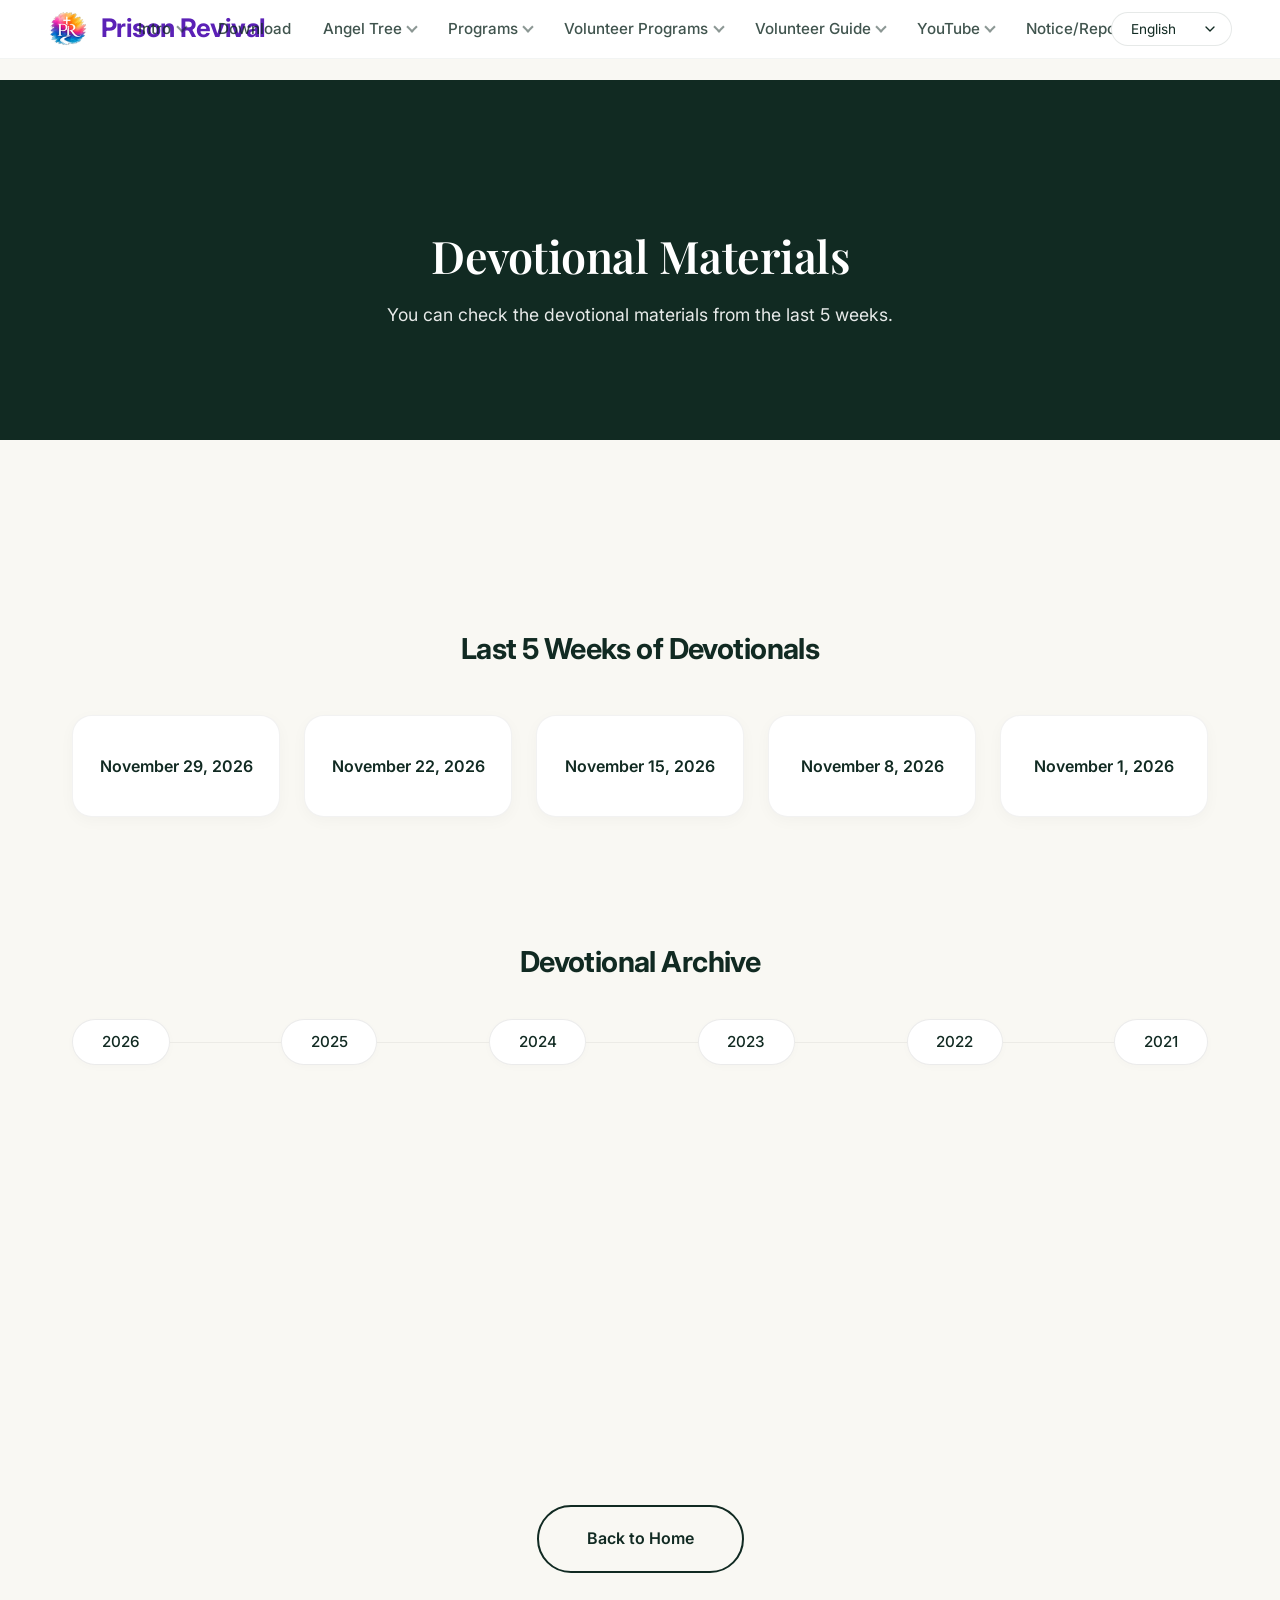
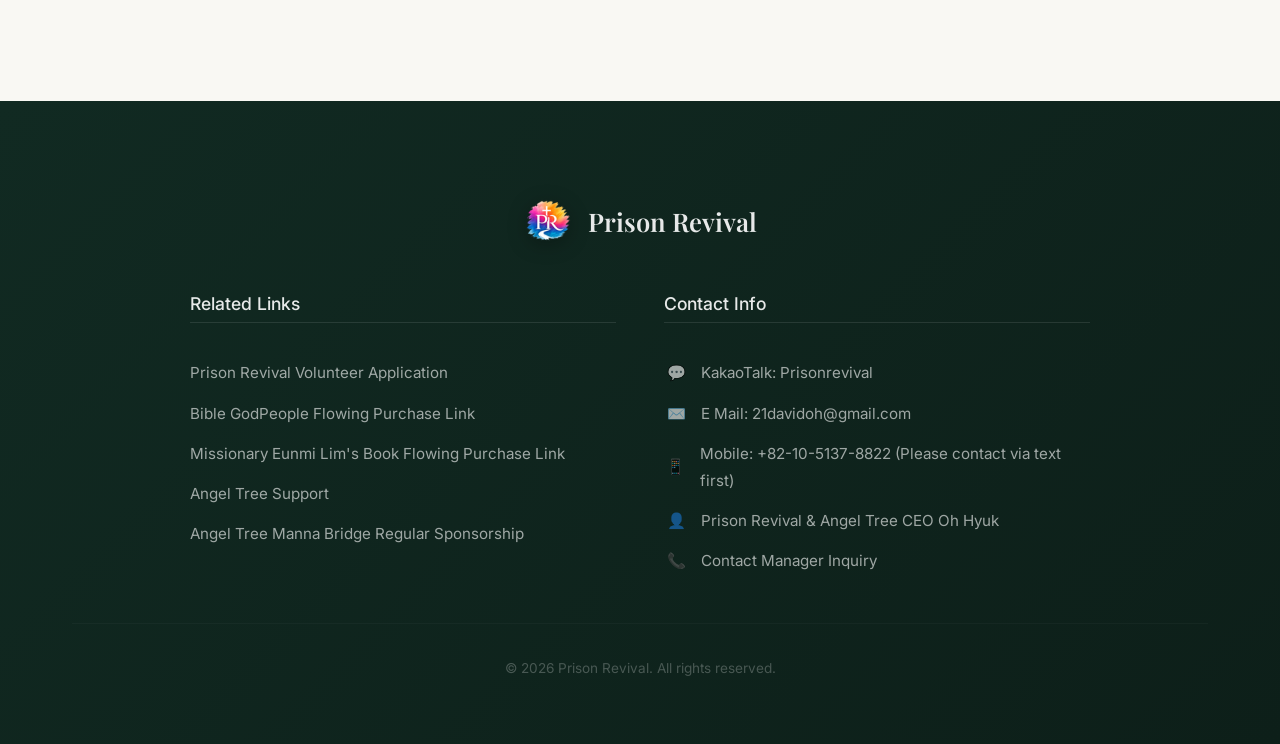
<file: meditation.html>
<!DOCTYPE html>
<html lang="ko">
<head>
  <meta charset="UTF-8">
  <meta name="viewport" content="width=device-width, initial-scale=1.0">
  <title>Devotionals - Prison Revival</title>
  <link rel="icon" type="image/png" href="images/favicon.png">
  <link rel="stylesheet" href="css/style.css">
  <link href="https://fonts.googleapis.com/css2?family=Noto+Sans+KR:wght@300;400;500;700&family=Playfair+Display:wght@700&display=swap" rel="stylesheet">
</head>
<body class="archive">

  <header>
    <a href="index.html" class="logo">
      <img src="images/favicon.png" alt="PR Logo" class="header-logo-icon">
      <span data-i18n="siteTitle">Prison Revival</span>
    </a>
    <div class="menu-toggle" onclick="toggleMenu()">☰</div>
    <nav>
      <ul class="nav-menu">
        <li class="dropdown">
          <a href="intro.html" class="dropdown-toggle">
            <span data-i18n="navIntro">소개</span>
            <i class="dropdown-icon"></i>
          </a>
          <ul class="dropdown-menu">
            <li><a href="intro.html#ministry" data-i18n="navSubMinistry">사역소개</a></li>
            <li><a href="intro.html#missionary" data-i18n="navSubMissionary">임은미 선교사님</a></li>
            <li><a href="intro.html#pastors" data-i18n="navSubPastors">협력목사님들</a></li>
            <li><a href="intro.html#ceo" data-i18n="navSubCeo">대표인사말</a></li>
            <li><a href="intro.html#press" data-i18n="navSubPress">언론보도</a></li>
            <li><a href="intro.html#partners" data-i18n="navSubPartners">협력단체</a></li>
          </ul>
        </li>
        <li><a href="meditation.html" class="active" data-i18n="navDownload">묵상자료</a></li>
        <li class="dropdown">
          <a href="angeltree.html" class="dropdown-toggle">
            <span data-i18n="navAngelTree">엔젤트리</span>
            <i class="dropdown-icon"></i>
          </a>
          <ul class="dropdown-menu">
            <li><a href="angeltree.html#intro" data-i18n="navSubAngelIntro">엔젤트리 소개</a></li>
            <li><a href="angeltree.html#christmas" data-i18n="navSubChristmas">성탄절 엔젤트리</a></li>
            <li><a href="angeltree.html#manna" data-i18n="navSubMannaBridge">만나브릿지</a></li>
          </ul>
        </li>
        <li class="dropdown">
          <a href="programs.html" class="dropdown-toggle">
            <span data-i18n="navPrograms">담장안 프로그램</span>
            <i class="dropdown-icon"></i>
          </a>
          <ul class="dropdown-menu">
            <li><a href="programs.html#prayer" data-i18n="navSubPrayer">중보기도 사역</a></li>
            <li><a href="programs.html#bible" data-i18n="navSubBible">성경공부</a></li>
            <li><a href="programs.html#monastery" data-i18n="navSubMonastery">수도원 프로젝트</a></li>
            <li><a href="programs.html#flowing" data-i18n="navSubFlowing">담장 플로잉 프로젝트</a></li>
          </ul>
        </li>
        <li class="dropdown">
          <a href="volunteer_programs.html" class="dropdown-toggle">
            <span data-i18n="navVolunteerProg">발렌티어 프로그램</span>
            <i class="dropdown-icon"></i>
          </a>
          <ul class="dropdown-menu">
            <li><a href="volunteer_programs.html#saturday" data-i18n="navSubSaturdayPrayer">프리즌 토요 중보기도회</a></li>
            <li><a href="volunteer_programs.html#personal" data-i18n="navSubPersonalPrayer">프리즌 발렌티어 개인 중보기도방</a></li>
            <li><a href="volunteer_programs.html#homeless" data-i18n="navSubHomeless">프리즌 홈리스 사역</a></li>
            <li><a href="volunteer_programs.html#alliance" data-i18n="navSubAllianceBible">얼라이언스 성경공부</a></li>
          </ul>
        </li>
        <li class="dropdown">
          <a href="volunteer_guide.html" class="dropdown-toggle">
            <span data-i18n="navVolunteerGuide">발렌티어 안내</span>
            <i class="dropdown-icon"></i>
          </a>
          <ul class="dropdown-menu">
            <li><a href="volunteer_guide.html#intro" data-i18n="navSubVolunteerIntro">프리즌 발렌티어 소개</a></li>
            <li><a href="volunteer_guide.html#support" data-i18n="navSubKakaoSupport">발렌티어 지원 카카오파트너</a></li>
            <li><a href="volunteer_guide.html#guide" data-i18n="navSubGuide">묵상발송 가이드</a></li>
            <li><a href="volunteer_guide.html#chatroom" data-i18n="navSubChatRoom">단톡방</a></li>
            <li><a href="volunteer_guide.html#contributors" data-i18n="navSubContributors">섬겨주시는 분들</a></li>
          </ul>
        </li>
        <li class="dropdown">
          <a href="youtube.html" class="dropdown-toggle">
            <span data-i18n="navYoutube">유튜브</span>
            <i class="dropdown-icon"></i>
          </a>
          <ul class="dropdown-menu">
            <li><a href="youtube.html#main" data-i18n="navSubYtMain">프리즌 리바이벌</a></li>
            <li><a href="youtube.html#intro" data-i18n="navSubYtIntro">사역소개</a></li>
            <li><a href="youtube.html#anniversary" data-i18n="navSubYtAnniversary">3주년 예배 스케치</a></li>
            <li><a href="youtube.html#meditation" data-i18n="navSubYtMeditation">임은미 선교사 묵상</a></li>
            <li><a href="youtube.html#inside" data-i18n="navSubYtInside">담장안 은혜 영상</a></li>
            <li><a href="youtube.html#angeltree" data-i18n="navSubYtAngelTree">엔젤트리 영상</a></li>
          </ul>
        </li>
        <li class="dropdown">
          <a href="index.html#notice" class="dropdown-toggle">
            <span data-i18n="navNotice">공지/보고</span>
            <i class="dropdown-icon"></i>
          </a>
          <ul class="dropdown-menu">
            <li><a href="notice_matching.html" data-i18n="navSubMatching">매주 프리즌 매칭현황 보고</a></li>
            <li><a href="notice_books.html" data-i18n="navSubBookSupport">매월 성경책 및 선교사님책 후원 보고</a></li>
            <li><a href="notice_revival_acc.html" data-i18n="navSubRevivalAccounting">프리즌 리바이벌 회계 보고</a></li>
            <li><a href="notice_angeltree_acc.html" data-i18n="navSubAngelAccounting">엔젤트리 회계 보고</a></li>
          </ul>
        </li>
        <li class="lang-selector-item">
          <div class="lang-selector">
            <select id="lang-select">
              <option value="ko">한국어</option>
              <option value="en">English</option>
              <option value="zh">中文</option>
              <option value="es">Español</option>
              <option value="pt">Português</option>
              <option value="tl">Tagalog</option>
            </select>
          </div>
        </li>
      </ul>
    </nav>
  </header>

  <main>
    <section class="intro-hero" style="min-height: 40vh;">
      <div class="intro-hero-bg" style="background-image: url('https://images.unsplash.com/photo-1504052434569-70ad5836ab65?auto=format&fit=crop&q=80&w=1600');"></div>
      <div class="container">
        <h1 data-i18n="meditationPageTitle" class="section-title animate-up">묵상 자료</h1>
        <p data-i18n="meditationPageDesc" class="section-desc animate-up" style="animation-delay: 0.2s;">최근 5주간의 묵상 자료를 확인하실 수 있습니다.</p>
      </div>
    </section>

    <section class="section container">
      <div class="intro-section-block">
        <h2 class="sub-section-title" data-i18n="meditationRecentTitle">최근 5주치 묵상 자료</h2>
        <div id="weekly-meditation-container" class="devotional-buttons meditation-theme-light" style="margin-top: 3rem;">
          <!-- Dynamic content will be injected here -->
        </div>
      </div>

      <div class="intro-section-block" style="margin-top: 3rem; text-align: center;">
        <h2 class="sub-section-title" data-i18n="meditationYearlyTitle">묵상 자료 아카이브</h2>
        <div id="yearly-meditation-container" style="padding-bottom: 280px;">
          <!-- Monthly groupings will be injected here -->
        </div>
      </div>

      <div style="margin-top: 2rem; text-align: center;">
        <a href="index.html" class="secondary-btn" data-i18n="backToHome">홈으로 돌아가기</a>
      </div>
    </section>
  </main>

  <footer>
    <div class="footer-content container">
      <div class="footer-logo">
        <img src="images/favicon.png" alt="PR Logo" class="footer-logo-img">
        <span class="footer-brand">Prison Revival</span>
      </div>
      
      <div class="footer-info-grid">
        <div class="footer-col footer-links">
          <h4 data-i18n="footerLinksTitle">관련 링크</h4>
          <a href="http://pf.kakao.com/_ptYAG/chat" target="_blank" class="footer-link" data-i18n="footerLinkVol">프리즌 리바이벌 발렌티어 지원</a>
          <a href="https://mall.godpeople.com/?G=1721883418-5" target="_blank" class="footer-link" data-i18n="footerLinkBible">성경책 갓피플 플로잉 구매링크</a>
          <a href="#" target="_blank" class="footer-link" data-i18n="footerLinkBook">임은미선교사님책 플로잉 구매링크</a>
          <a href="https://forms.gle/4x7HjQGWheJu8Sfb9" target="_blank" class="footer-link" data-i18n="footerLinkSponsor">엔트리 후원</a>
          <a href="https://online.mrm.or.kr/sr5t4uf" target="_blank" class="footer-link" data-i18n="footerLinkManna">엔젤트리 만나브릿지 정기결연</a>
        </div>

        <div class="footer-col footer-contact">
          <h4 data-i18n="footerContactTitle">Contact Info</h4>
          <div class="footer-contact-item">
            <span class="footer-icon">💬</span>
            <span data-i18n="footerContactKakao">카카오톡 : Prisonrevival</span>
          </div>
          <div class="footer-contact-item">
            <span class="footer-icon">✉️</span>
            <span>E Mail: 21davidoh@gmail.com</span>
          </div>
          <div class="footer-contact-item">
            <span class="footer-icon">📱</span>
            <span data-i18n="footerContactPhone">휴대폰 : +82-10-5137-8822 (먼저 문자로 연락 부탁드립니다.)</span>
          </div>
          <div class="footer-contact-item">
            <span class="footer-icon">👤</span>
            <span data-i18n="footerContactName">프리즌 리바이벌 &amp; 엔젤트리 오혁 대표</span>
          </div>
          <a href="contact_managers.html" class="footer-contact-item footer-link">
            <span class="footer-icon">📞</span>
            <span data-i18n="footerContactInquiry">담당자 문의하기</span>
          </a>
        </div>
      </div>

      <p class="copyright">&copy; 2026 Prison Revival. All rights reserved.</p>
    </div>
  </footer>

  <script src="js/data.js"></script>
  <script src="js/i18n.js"></script>
  <script src="js/app.js"></script>
</body>
</html>
</file>
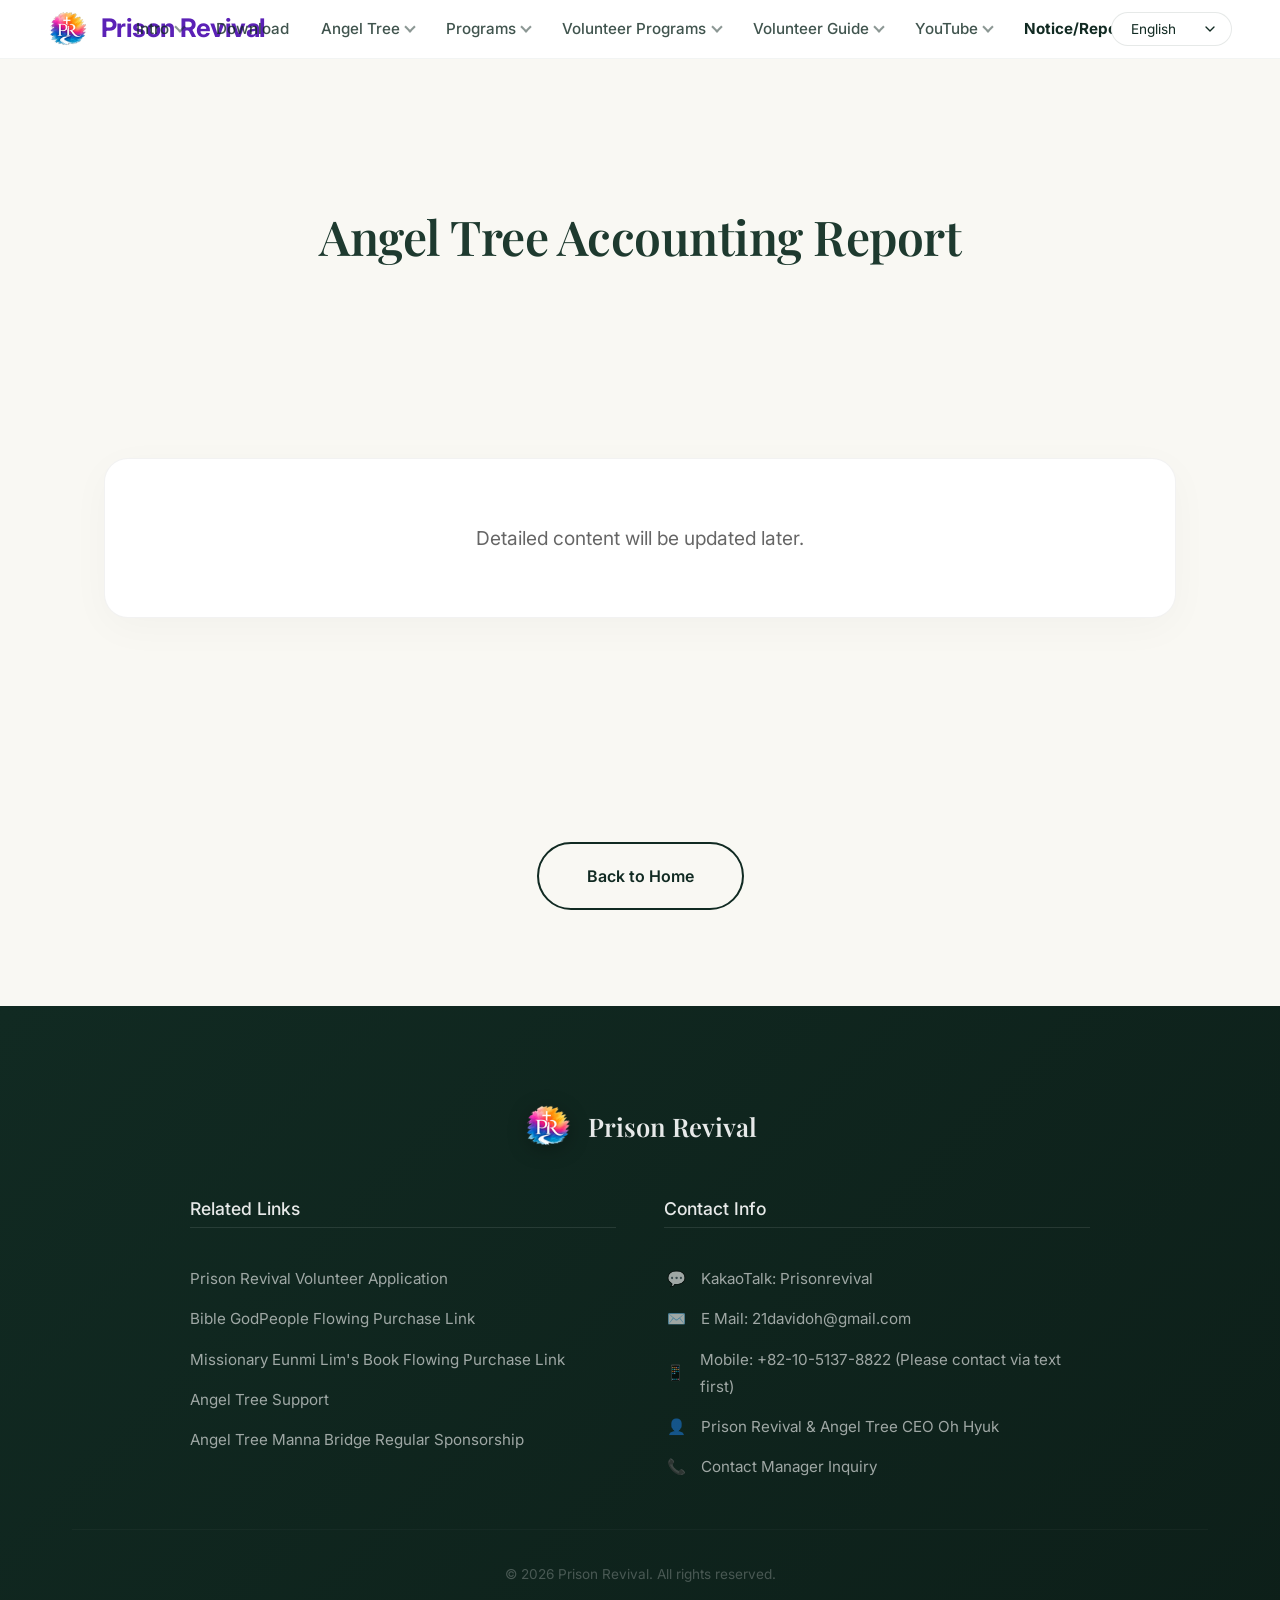
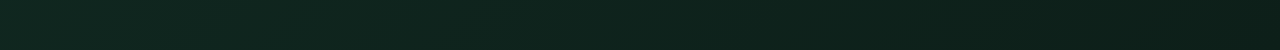
<file: notice_angeltree_acc.html>
<!DOCTYPE html>
<html lang="ko">
<head>
  <meta charset="UTF-8">
  <meta name="viewport" content="width=device-width, initial-scale=1.0">
  <title data-i18n="noticeAngelAccTitle">Angel Tree Accounting - Prison Revival</title>
  <link rel="icon" type="image/png" href="images/favicon.png">
  <link rel="stylesheet" href="css/style.css">
  <link href="https://fonts.googleapis.com/css2?family=Noto+Sans+KR:wght@300;400;500;700&family=Playfair+Display:wght@700&display=swap" rel="stylesheet">
</head>
<body>

  <header>
    <a href="index.html" class="logo">
      <img src="images/favicon.png" alt="PR Logo" class="header-logo-icon">
      <span data-i18n="siteTitle">Prison Revival</span>
    </a>
    <div class="menu-toggle" onclick="toggleMenu()">☰</div>
    <nav>
      <ul class="nav-menu">
        <li class="dropdown">
          <a href="intro.html" class="dropdown-toggle">
            <span data-i18n="navIntro">소개</span>
            <i class="dropdown-icon"></i>
          </a>
          <ul class="dropdown-menu">
            <li><a href="intro.html#ministry" data-i18n="navSubMinistry">사역소개</a></li>
            <li><a href="intro.html#missionary" data-i18n="navSubMissionary">임은미 선교사님</a></li>
            <li><a href="intro.html#pastors" data-i18n="navSubPastors">협력목사님들</a></li>
            <li><a href="intro.html#ceo" data-i18n="navSubCeo">대표인사말</a></li>
            <li><a href="intro.html#press" data-i18n="navSubPress">언론보도</a></li>
            <li><a href="intro.html#partners" data-i18n="navSubPartners">협력단체</a></li>
          </ul>
        </li>
        <li><a href="meditation.html" data-i18n="navDownload">묵상자료</a></li>
        <li class="dropdown">
          <a href="angeltree.html" class="dropdown-toggle">
            <span data-i18n="navAngelTree">엔젤트리</span>
            <i class="dropdown-icon"></i>
          </a>
          <ul class="dropdown-menu">
            <li><a href="angeltree.html#intro" data-i18n="navSubAngelIntro">엔젤트리 소개</a></li>
            <li><a href="angeltree.html#christmas" data-i18n="navSubChristmas">성탄절 엔젤트리</a></li>
            <li><a href="angeltree.html#manna" data-i18n="navSubMannaBridge">만나브릿지</a></li>
          </ul>
        </li>
        <li class="dropdown">
          <a href="programs.html" class="dropdown-toggle">
            <span data-i18n="navPrograms">담장안 프로그램</span>
            <i class="dropdown-icon"></i>
          </a>
          <ul class="dropdown-menu">
            <li><a href="programs.html#prayer" data-i18n="navSubPrayer">중보기도 사역</a></li>
            <li><a href="programs.html#bible" data-i18n="navSubBible">성경공부</a></li>
            <li><a href="programs.html#monastery" data-i18n="navSubMonastery">수도원 프로젝트</a></li>
            <li><a href="programs.html#flowing" data-i18n="navSubFlowing">담장 플로잉 프로젝트</a></li>
          </ul>
        </li>
        <li class="dropdown">
          <a href="volunteer_programs.html" class="dropdown-toggle">
            <span data-i18n="navVolunteerProg">발렌티어 프로그램</span>
            <i class="dropdown-icon"></i>
          </a>
          <ul class="dropdown-menu">
            <li><a href="volunteer_programs.html#saturday" data-i18n="navSubSaturdayPrayer">프리즌 토요 중보기도회</a></li>
            <li><a href="volunteer_programs.html#personal" data-i18n="navSubPersonalPrayer">프리즌 발렌티어 개인 중보기도방</a></li>
            <li><a href="volunteer_programs.html#homeless" data-i18n="navSubHomeless">프리즌 홈리스 사역</a></li>
            <li><a href="volunteer_programs.html#alliance" data-i18n="navSubAllianceBible">얼라이언스 성경공부</a></li>
          </ul>
        </li>
        <li class="dropdown">
          <a href="volunteer_guide.html" class="dropdown-toggle">
            <span data-i18n="navVolunteerGuide">발렌티어 안내</span>
            <i class="dropdown-icon"></i>
          </a>
          <ul class="dropdown-menu">
            <li><a href="volunteer_guide.html#intro" data-i18n="navSubVolunteerIntro">프리즌 발렌티어 소개</a></li>
            <li><a href="volunteer_guide.html#support" data-i18n="navSubKakaoSupport">발렌티어 지원 카카오파트너</a></li>
            <li><a href="volunteer_guide.html#guide" data-i18n="navSubGuide">묵상발송 가이드</a></li>
            <li><a href="volunteer_guide.html#chatroom" data-i18n="navSubChatRoom">단톡방</a></li>
            <li><a href="volunteer_guide.html#contributors" data-i18n="navSubContributors">섬겨주시는 분들</a></li>
          </ul>
        </li>
        <li class="dropdown">
          <a href="youtube.html" class="dropdown-toggle">
            <span data-i18n="navYoutube">유튜브</span>
            <i class="dropdown-icon"></i>
          </a>
          <ul class="dropdown-menu">
            <li><a href="youtube.html#main" data-i18n="navSubYtMain">프리즌 리바이벌</a></li>
            <li><a href="youtube.html#intro" data-i18n="navSubYtIntro">사역소개</a></li>
            <li><a href="youtube.html#anniversary" data-i18n="navSubYtAnniversary">3주년 예배 스케치</a></li>
            <li><a href="youtube.html#meditation" data-i18n="navSubYtMeditation">임은미 선교사 묵상</a></li>
            <li><a href="youtube.html#inside" data-i18n="navSubYtInside">담장안 은혜 영상</a></li>
            <li><a href="youtube.html#angeltree" data-i18n="navSubYtAngelTree">엔젤트리 영상</a></li>
          </ul>
        </li>
        <li class="dropdown">
          <a href="index.html#notice" class="dropdown-toggle active">
            <span data-i18n="navNotice">공지/보고</span>
            <i class="dropdown-icon"></i>
          </a>
          <ul class="dropdown-menu">
            <li><a href="notice_matching.html" data-i18n="navSubMatching">매주 프리즌 매칭현황 보고</a></li>
            <li><a href="notice_books.html" data-i18n="navSubBookSupport">매월 성경책 및 선교사님책 후원 보고</a></li>
            <li><a href="notice_revival_acc.html" data-i18n="navSubRevivalAccounting">프리즌 리바이벌 회계 보고</a></li>
            <li><a href="notice_angeltree_acc.html" data-i18n="navSubAngelAccounting">엔젤트리 회계 보고</a></li>
          </ul>
        </li>
        <li class="lang-selector-item">
          <div class="lang-selector">
            <select id="lang-select">
              <option value="ko">한국어</option>
              <option value="en">English</option>
              <option value="zh">中文</option>
              <option value="es">Español</option>
              <option value="pt">Português</option>
              <option value="tl">Tagalog</option>
            </select>
          </div>
        </li>
      </ul>
    </nav>
  </header>

  <main class="container">
    <div style="text-align: center; margin-top: 8rem; margin-bottom: 4rem;">
      <h1 class="section-title" data-i18n="noticeAngelAccTitle">엔젤트리 회계 보고</h1>
    </div>

    <section class="section">
      <div style="background: white; padding: 4rem; border-radius: 24px; box-shadow: 0 10px 40px rgba(0,0,0,0.03); text-align: center; border: 1px solid rgba(0,0,0,0.05);">
        <p data-i18n="noticePagePlaceholder" style="font-size: 1.2rem; color: #666;">상세 내용은 추후 업데이트 예정입니다.</p>
      </div>
    </section>

    <div style="margin-top: 6rem; text-align: center; margin-bottom: 6rem;">
      <a href="index.html" class="secondary-btn" data-i18n="backToHome">홈으로 돌아가기</a>
    </div>
  </main>

  <footer>
    <div class="footer-content container">
      <div class="footer-logo">
        <img src="images/favicon.png" alt="PR Logo" class="footer-logo-img">
        <span class="footer-brand">Prison Revival</span>
      </div>
      
      <div class="footer-info-grid">
        <div class="footer-col footer-links">
          <h4 data-i18n="footerLinksTitle">관련 링크</h4>
          <a href="http://pf.kakao.com/_ptYAG/chat" target="_blank" class="footer-link" data-i18n="footerLinkVol">프리즌 리바이벌 발렌티어 지원</a>
          <a href="https://mall.godpeople.com/?G=1721883418-5" target="_blank" class="footer-link" data-i18n="footerLinkBible">성경책 갓피플 플로잉 구매링크</a>
          <a href="#" target="_blank" class="footer-link" data-i18n="footerLinkBook">임은미선교사님책 플로잉 구매링크</a>
          <a href="https://forms.gle/4x7HjQGWheJu8Sfb9" target="_blank" class="footer-link" data-i18n="footerLinkSponsor">엔트리 후원</a>
          <a href="https://online.mrm.or.kr/sr5t4uf" target="_blank" class="footer-link" data-i18n="footerLinkManna">엔젤트리 만나브릿지 정기결연</a>
        </div>

        <div class="footer-col footer-contact">
          <h4 data-i18n="footerContactTitle">Contact Info</h4>
          <div class="footer-contact-item">
            <span class="footer-icon">💬</span>
            <span data-i18n="footerContactKakao">카카오톡 : Prisonrevival</span>
          </div>
          <div class="footer-contact-item">
            <span class="footer-icon">✉️</span>
            <span>E Mail: 21davidoh@gmail.com</span>
          </div>
          <div class="footer-contact-item">
            <span class="footer-icon">📱</span>
            <span data-i18n="footerContactPhone">휴대폰 : +82-10-5137-8822 (먼저 문자로 연락 부탁드립니다.)</span>
          </div>
          <div class="footer-contact-item">
            <span class="footer-icon">👤</span>
            <span data-i18n="footerContactName">프리즌 리바이벌 &amp; 엔젤트리 오혁 대표</span>
          </div>
          <a href="contact_managers.html" class="footer-contact-item footer-link">
            <span class="footer-icon">📞</span>
            <span data-i18n="footerContactInquiry">담당자 문의하기</span>
          </a>
        </div>
      </div>

      <p class="copyright">&copy; 2026 Prison Revival. All rights reserved.</p>
    </div>
  </footer>

  <script src="js/data.js"></script>
  <script src="js/i18n.js"></script>
  <script src="js/app.js"></script>
</body>
</html>
</file>
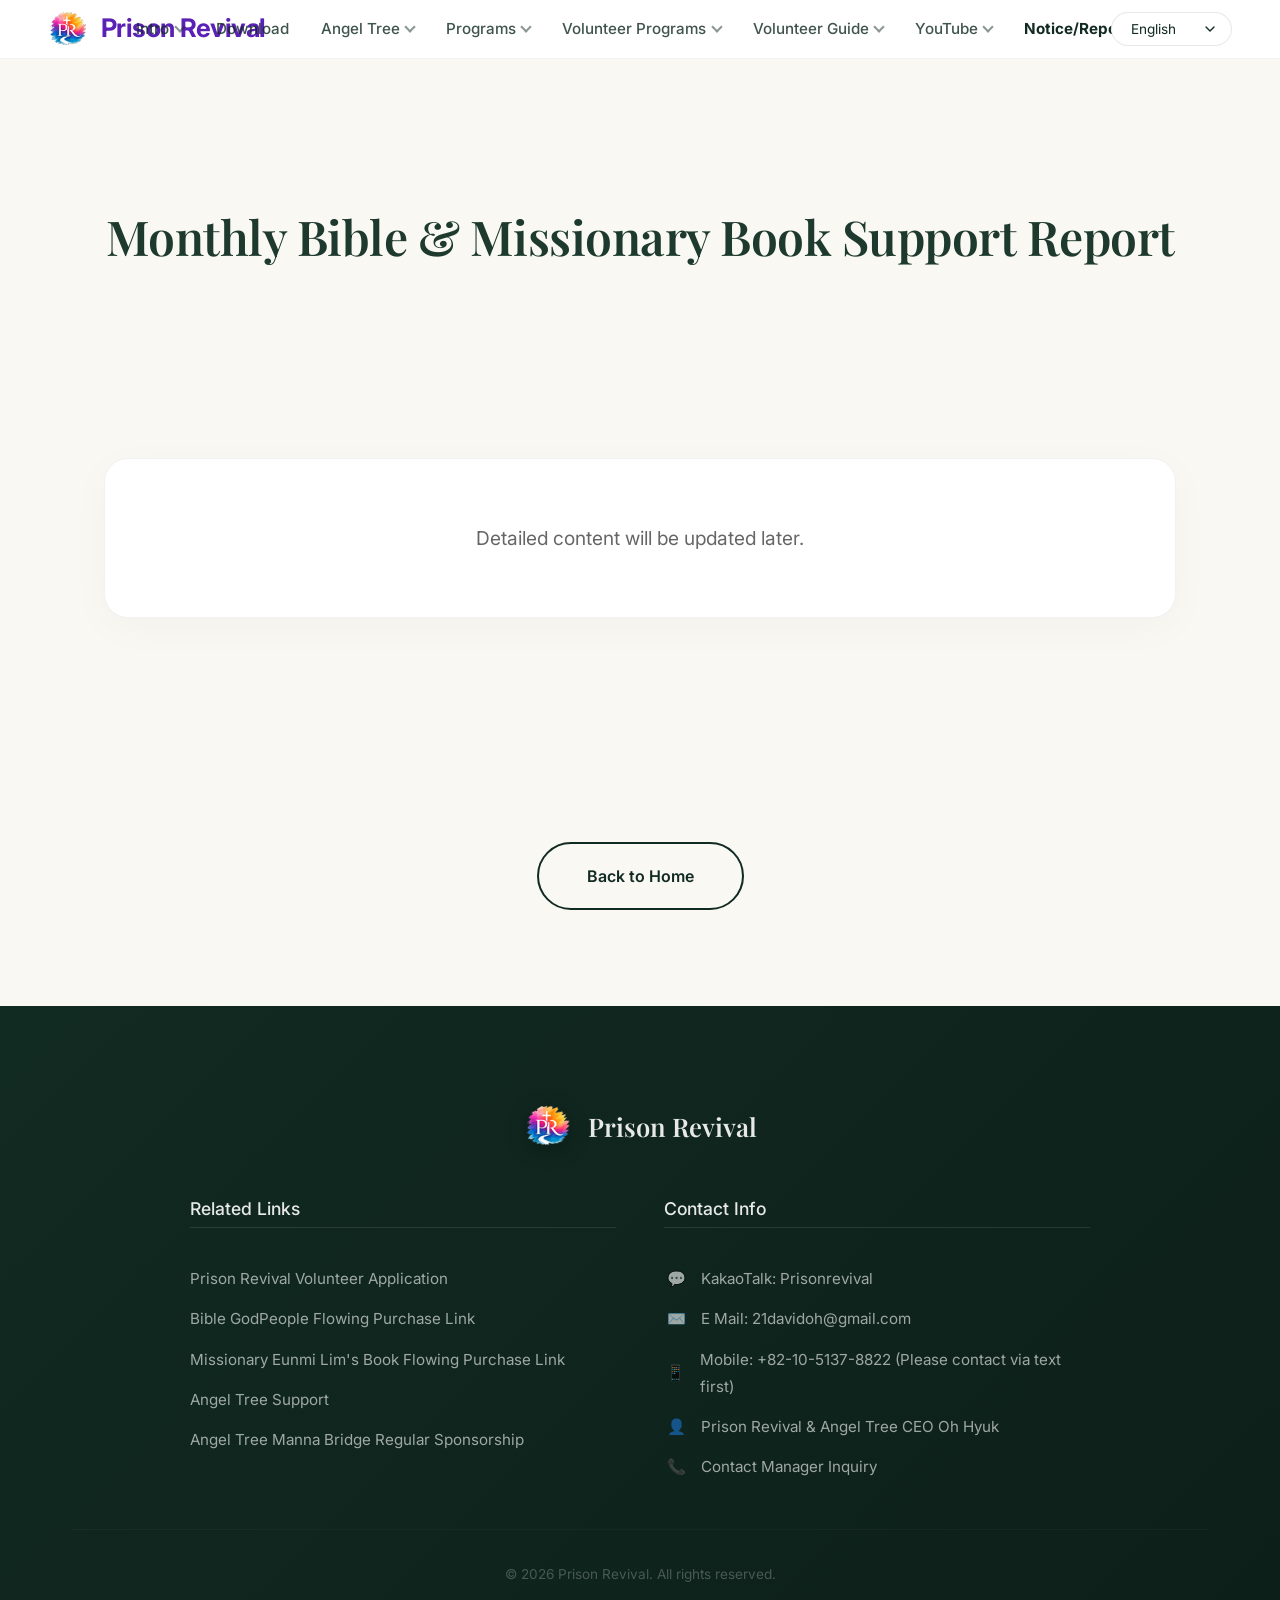
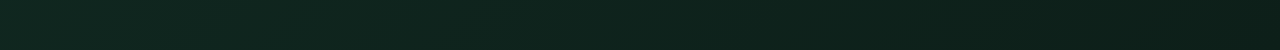
<file: notice_books.html>
<!DOCTYPE html>
<html lang="ko">
<head>
  <meta charset="UTF-8">
  <meta name="viewport" content="width=device-width, initial-scale=1.0">
  <title data-i18n="noticeBooksTitle">Monthly Bible & Book Support - Prison Revival</title>
  <link rel="icon" type="image/png" href="images/favicon.png">
  <link rel="stylesheet" href="css/style.css">
  <link href="https://fonts.googleapis.com/css2?family=Noto+Sans+KR:wght@300;400;500;700&family=Playfair+Display:wght@700&display=swap" rel="stylesheet">
</head>
<body>

  <header>
    <a href="index.html" class="logo">
      <img src="images/favicon.png" alt="PR Logo" class="header-logo-icon">
      <span data-i18n="siteTitle">Prison Revival</span>
    </a>
    <div class="menu-toggle" onclick="toggleMenu()">☰</div>
    <nav>
      <ul class="nav-menu">
        <li class="dropdown">
          <a href="intro.html" class="dropdown-toggle">
            <span data-i18n="navIntro">소개</span>
            <i class="dropdown-icon"></i>
          </a>
          <ul class="dropdown-menu">
            <li><a href="intro.html#ministry" data-i18n="navSubMinistry">사역소개</a></li>
            <li><a href="intro.html#missionary" data-i18n="navSubMissionary">임은미 선교사님</a></li>
            <li><a href="intro.html#pastors" data-i18n="navSubPastors">협력목사님들</a></li>
            <li><a href="intro.html#ceo" data-i18n="navSubCeo">대표인사말</a></li>
            <li><a href="intro.html#press" data-i18n="navSubPress">언론보도</a></li>
            <li><a href="intro.html#partners" data-i18n="navSubPartners">협력단체</a></li>
          </ul>
        </li>
        <li><a href="meditation.html" data-i18n="navDownload">묵상자료</a></li>
        <li class="dropdown">
          <a href="angeltree.html" class="dropdown-toggle">
            <span data-i18n="navAngelTree">엔젤트리</span>
            <i class="dropdown-icon"></i>
          </a>
          <ul class="dropdown-menu">
            <li><a href="angeltree.html#intro" data-i18n="navSubAngelIntro">엔젤트리 소개</a></li>
            <li><a href="angeltree.html#christmas" data-i18n="navSubChristmas">성탄절 엔젤트리</a></li>
            <li><a href="angeltree.html#manna" data-i18n="navSubMannaBridge">만나브릿지</a></li>
          </ul>
        </li>
        <li class="dropdown">
          <a href="programs.html" class="dropdown-toggle">
            <span data-i18n="navPrograms">담장안 프로그램</span>
            <i class="dropdown-icon"></i>
          </a>
          <ul class="dropdown-menu">
            <li><a href="programs.html#prayer" data-i18n="navSubPrayer">중보기도 사역</a></li>
            <li><a href="programs.html#bible" data-i18n="navSubBible">성경공부</a></li>
            <li><a href="programs.html#monastery" data-i18n="navSubMonastery">수도원 프로젝트</a></li>
            <li><a href="programs.html#flowing" data-i18n="navSubFlowing">담장 플로잉 프로젝트</a></li>
          </ul>
        </li>
        <li class="dropdown">
          <a href="volunteer_programs.html" class="dropdown-toggle">
            <span data-i18n="navVolunteerProg">발렌티어 프로그램</span>
            <i class="dropdown-icon"></i>
          </a>
          <ul class="dropdown-menu">
            <li><a href="volunteer_programs.html#saturday" data-i18n="navSubSaturdayPrayer">프리즌 토요 중보기도회</a></li>
            <li><a href="volunteer_programs.html#personal" data-i18n="navSubPersonalPrayer">프리즌 발렌티어 개인 중보기도방</a></li>
            <li><a href="volunteer_programs.html#homeless" data-i18n="navSubHomeless">프리즌 홈리스 사역</a></li>
            <li><a href="volunteer_programs.html#alliance" data-i18n="navSubAllianceBible">얼라이언스 성경공부</a></li>
          </ul>
        </li>
        <li class="dropdown">
          <a href="volunteer_guide.html" class="dropdown-toggle">
            <span data-i18n="navVolunteerGuide">발렌티어 안내</span>
            <i class="dropdown-icon"></i>
          </a>
          <ul class="dropdown-menu">
            <li><a href="volunteer_guide.html#intro" data-i18n="navSubVolunteerIntro">프리즌 발렌티어 소개</a></li>
            <li><a href="volunteer_guide.html#support" data-i18n="navSubKakaoSupport">발렌티어 지원 카카오파트너</a></li>
            <li><a href="volunteer_guide.html#guide" data-i18n="navSubGuide">묵상발송 가이드</a></li>
            <li><a href="volunteer_guide.html#chatroom" data-i18n="navSubChatRoom">단톡방</a></li>
            <li><a href="volunteer_guide.html#contributors" data-i18n="navSubContributors">섬겨주시는 분들</a></li>
          </ul>
        </li>
        <li class="dropdown">
          <a href="youtube.html" class="dropdown-toggle">
            <span data-i18n="navYoutube">유튜브</span>
            <i class="dropdown-icon"></i>
          </a>
          <ul class="dropdown-menu">
            <li><a href="youtube.html#main" data-i18n="navSubYtMain">프리즌 리바이벌</a></li>
            <li><a href="youtube.html#intro" data-i18n="navSubYtIntro">사역소개</a></li>
            <li><a href="youtube.html#anniversary" data-i18n="navSubYtAnniversary">3주년 예배 스케치</a></li>
            <li><a href="youtube.html#meditation" data-i18n="navSubYtMeditation">임은미 선교사 묵상</a></li>
            <li><a href="youtube.html#inside" data-i18n="navSubYtInside">담장안 은혜 영상</a></li>
            <li><a href="youtube.html#angeltree" data-i18n="navSubYtAngelTree">엔젤트리 영상</a></li>
          </ul>
        </li>
        <li class="dropdown">
          <a href="index.html#notice" class="dropdown-toggle active">
            <span data-i18n="navNotice">공지/보고</span>
            <i class="dropdown-icon"></i>
          </a>
          <ul class="dropdown-menu">
            <li><a href="notice_matching.html" data-i18n="navSubMatching">매주 프리즌 매칭현황 보고</a></li>
            <li><a href="notice_books.html" data-i18n="navSubBookSupport">매월 성경책 및 선교사님책 후원 보고</a></li>
            <li><a href="notice_revival_acc.html" data-i18n="navSubRevivalAccounting">프리즌 리바이벌 회계 보고</a></li>
            <li><a href="notice_angeltree_acc.html" data-i18n="navSubAngelAccounting">엔젤트리 회계 보고</a></li>
          </ul>
        </li>
        <li class="lang-selector-item">
          <div class="lang-selector">
            <select id="lang-select">
              <option value="ko">한국어</option>
              <option value="en">English</option>
              <option value="zh">中文</option>
              <option value="es">Español</option>
              <option value="pt">Português</option>
              <option value="tl">Tagalog</option>
            </select>
          </div>
        </li>
      </ul>
    </nav>
  </header>

  <main class="container">
    <div style="text-align: center; margin-top: 8rem; margin-bottom: 4rem;">
      <h1 class="section-title" data-i18n="noticeBooksTitle">매월 성경책 및 선교사님책 후원 보고</h1>
    </div>

    <section class="section">
      <div style="background: white; padding: 4rem; border-radius: 24px; box-shadow: 0 10px 40px rgba(0,0,0,0.03); text-align: center; border: 1px solid rgba(0,0,0,0.05);">
        <p data-i18n="noticePagePlaceholder" style="font-size: 1.2rem; color: #666;">상세 내용은 추후 업데이트 예정입니다.</p>
      </div>
    </section>

    <div style="margin-top: 6rem; text-align: center; margin-bottom: 6rem;">
      <a href="index.html" class="secondary-btn" data-i18n="backToHome">홈으로 돌아가기</a>
    </div>
  </main>

  <footer>
    <div class="footer-content container">
      <div class="footer-logo">
        <img src="images/favicon.png" alt="PR Logo" class="footer-logo-img">
        <span class="footer-brand">Prison Revival</span>
      </div>
      
      <div class="footer-info-grid">
        <div class="footer-col footer-links">
          <h4 data-i18n="footerLinksTitle">관련 링크</h4>
          <a href="http://pf.kakao.com/_ptYAG/chat" target="_blank" class="footer-link" data-i18n="footerLinkVol">프리즌 리바이벌 발렌티어 지원</a>
          <a href="https://mall.godpeople.com/?G=1721883418-5" target="_blank" class="footer-link" data-i18n="footerLinkBible">성경책 갓피플 플로잉 구매링크</a>
          <a href="#" target="_blank" class="footer-link" data-i18n="footerLinkBook">임은미선교사님책 플로잉 구매링크</a>
          <a href="https://forms.gle/4x7HjQGWheJu8Sfb9" target="_blank" class="footer-link" data-i18n="footerLinkSponsor">엔트리 후원</a>
          <a href="https://online.mrm.or.kr/sr5t4uf" target="_blank" class="footer-link" data-i18n="footerLinkManna">엔젤트리 만나브릿지 정기결연</a>
        </div>

        <div class="footer-col footer-contact">
          <h4 data-i18n="footerContactTitle">Contact Info</h4>
          <div class="footer-contact-item">
            <span class="footer-icon">💬</span>
            <span data-i18n="footerContactKakao">카카오톡 : Prisonrevival</span>
          </div>
          <div class="footer-contact-item">
            <span class="footer-icon">✉️</span>
            <span>E Mail: 21davidoh@gmail.com</span>
          </div>
          <div class="footer-contact-item">
            <span class="footer-icon">📱</span>
            <span data-i18n="footerContactPhone">휴대폰 : +82-10-5137-8822 (먼저 문자로 연락 부탁드립니다.)</span>
          </div>
          <div class="footer-contact-item">
            <span class="footer-icon">👤</span>
            <span data-i18n="footerContactName">프리즌 리바이벌 &amp; 엔젤트리 오혁 대표</span>
          </div>
          <a href="contact_managers.html" class="footer-contact-item footer-link">
            <span class="footer-icon">📞</span>
            <span data-i18n="footerContactInquiry">담당자 문의하기</span>
          </a>
        </div>
      </div>

      <p class="copyright">&copy; 2026 Prison Revival. All rights reserved.</p>
    </div>
  </footer>

  <script src="js/data.js"></script>
  <script src="js/i18n.js"></script>
  <script src="js/app.js"></script>
</body>
</html>
</file>
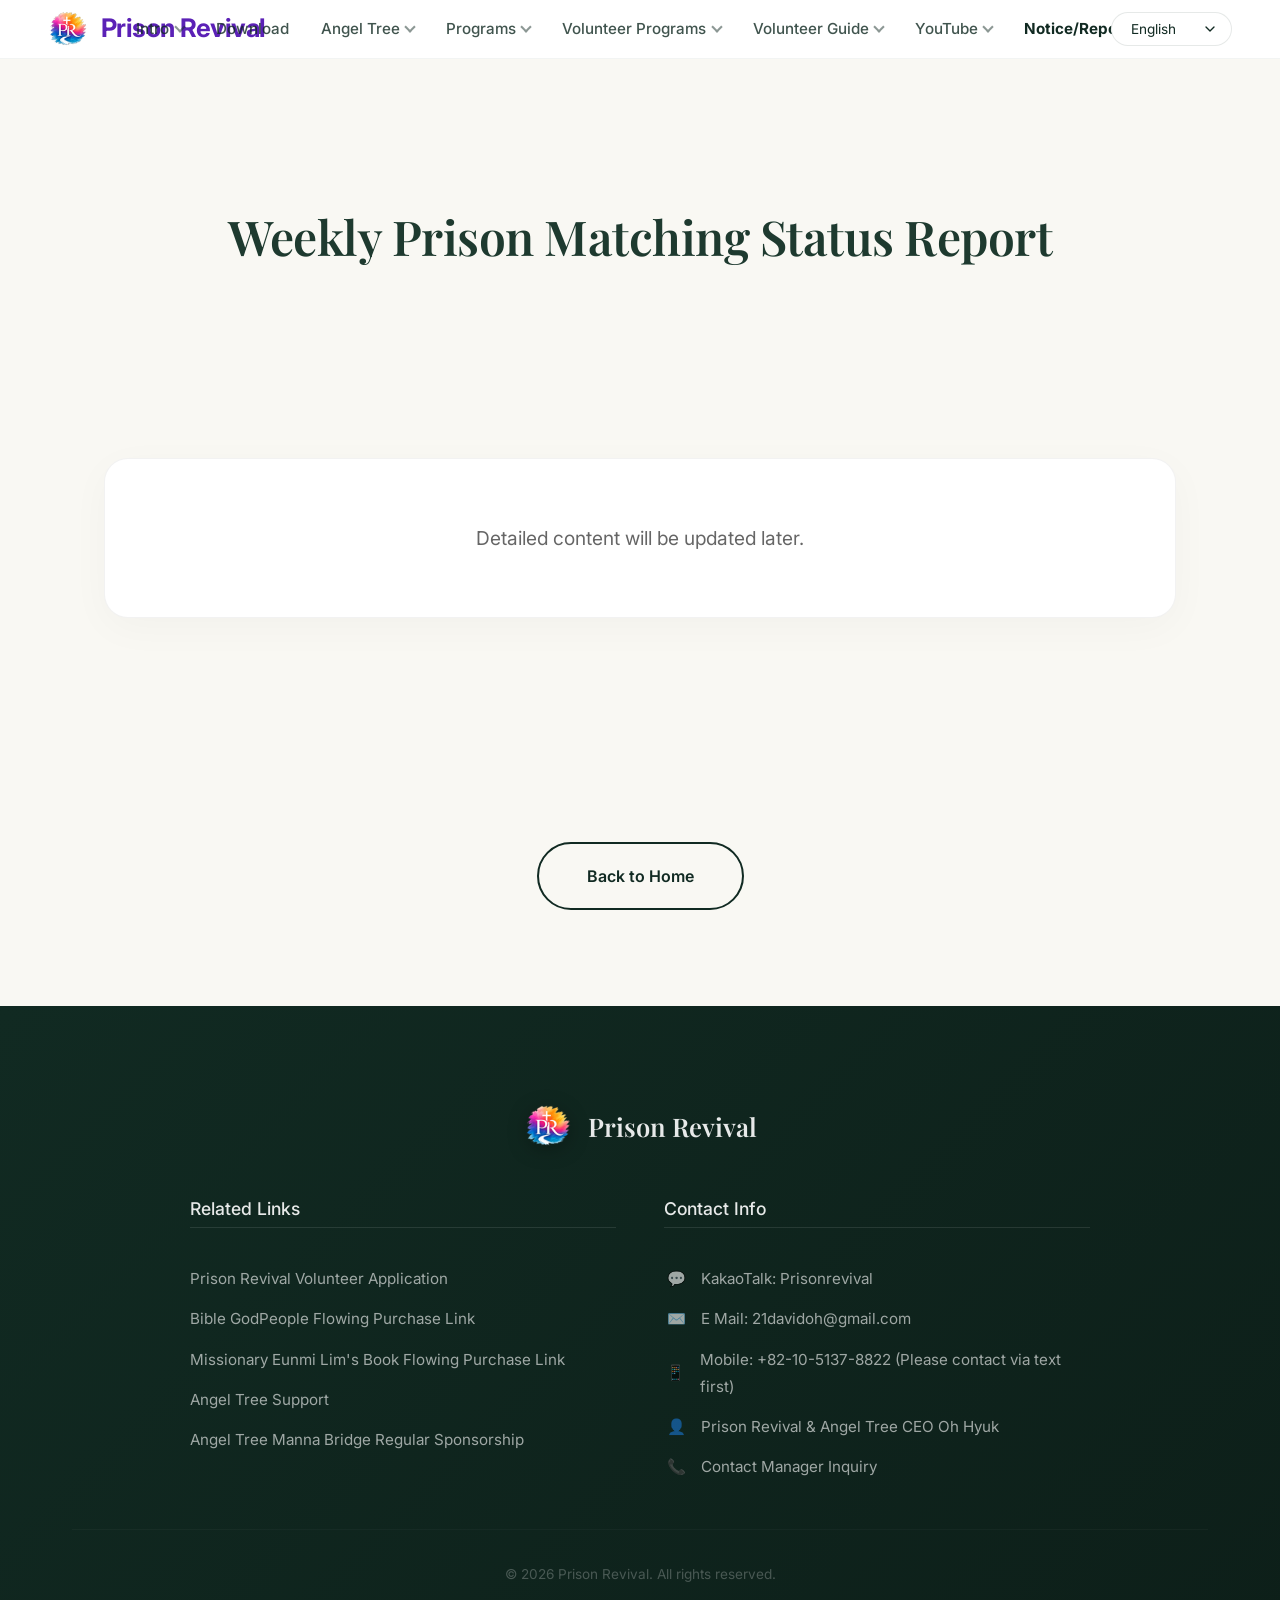
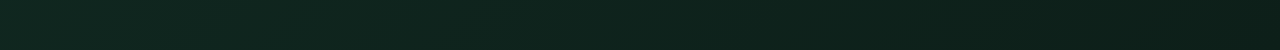
<file: notice_matching.html>
<!DOCTYPE html>
<html lang="ko">
<head>
  <meta charset="UTF-8">
  <meta name="viewport" content="width=device-width, initial-scale=1.0">
  <title data-i18n="noticeMatchingTitle">Weekly Prison Matching Status - Prison Revival</title>
  <link rel="icon" type="image/png" href="images/favicon.png">
  <link rel="stylesheet" href="css/style.css">
  <link href="https://fonts.googleapis.com/css2?family=Noto+Sans+KR:wght@300;400;500;700&family=Playfair+Display:wght@700&display=swap" rel="stylesheet">
</head>
<body>

  <header>
    <a href="index.html" class="logo">
      <img src="images/favicon.png" alt="PR Logo" class="header-logo-icon">
      <span data-i18n="siteTitle">Prison Revival</span>
    </a>
    <div class="menu-toggle" onclick="toggleMenu()">☰</div>
    <nav>
      <ul class="nav-menu">
        <li class="dropdown">
          <a href="intro.html" class="dropdown-toggle">
            <span data-i18n="navIntro">소개</span>
            <i class="dropdown-icon"></i>
          </a>
          <ul class="dropdown-menu">
            <li><a href="intro.html#ministry" data-i18n="navSubMinistry">사역소개</a></li>
            <li><a href="intro.html#missionary" data-i18n="navSubMissionary">임은미 선교사님</a></li>
            <li><a href="intro.html#pastors" data-i18n="navSubPastors">협력목사님들</a></li>
            <li><a href="intro.html#ceo" data-i18n="navSubCeo">대표인사말</a></li>
            <li><a href="intro.html#press" data-i18n="navSubPress">언론보도</a></li>
            <li><a href="intro.html#partners" data-i18n="navSubPartners">협력단체</a></li>
          </ul>
        </li>
        <li><a href="index.html#downloads" data-i18n="navDownload">묵상자료</a></li>
        <li class="dropdown">
          <a href="angeltree.html" class="dropdown-toggle">
            <span data-i18n="navAngelTree">엔젤트리</span>
            <i class="dropdown-icon"></i>
          </a>
          <ul class="dropdown-menu">
            <li><a href="angeltree.html#intro" data-i18n="navSubAngelIntro">엔젤트리 소개</a></li>
            <li><a href="angeltree.html#christmas" data-i18n="navSubChristmas">성탄절 엔젤트리</a></li>
            <li><a href="angeltree.html#manna" data-i18n="navSubMannaBridge">만나브릿지</a></li>
          </ul>
        </li>
        <li class="dropdown">
          <a href="programs.html" class="dropdown-toggle">
            <span data-i18n="navPrograms">담장안 프로그램</span>
            <i class="dropdown-icon"></i>
          </a>
          <ul class="dropdown-menu">
            <li><a href="programs.html#prayer" data-i18n="navSubPrayer">중보기도 사역</a></li>
            <li><a href="programs.html#bible" data-i18n="navSubBible">성경공부</a></li>
            <li><a href="programs.html#monastery" data-i18n="navSubMonastery">수도원 프로젝트</a></li>
            <li><a href="programs.html#flowing" data-i18n="navSubFlowing">담장 플로잉 프로젝트</a></li>
          </ul>
        </li>
        <li class="dropdown">
          <a href="volunteer_programs.html" class="dropdown-toggle">
            <span data-i18n="navVolunteerProg">발렌티어 프로그램</span>
            <i class="dropdown-icon"></i>
          </a>
          <ul class="dropdown-menu">
            <li><a href="volunteer_programs.html#saturday" data-i18n="navSubSaturdayPrayer">프리즌 토요 중보기도회</a></li>
            <li><a href="volunteer_programs.html#personal" data-i18n="navSubPersonalPrayer">프리즌 발렌티어 개인 중보기도방</a></li>
            <li><a href="volunteer_programs.html#homeless" data-i18n="navSubHomeless">프리즌 홈리스 사역</a></li>
            <li><a href="volunteer_programs.html#alliance" data-i18n="navSubAllianceBible">얼라이언스 성경공부</a></li>
          </ul>
        </li>
        <li class="dropdown">
          <a href="volunteer_guide.html" class="dropdown-toggle">
            <span data-i18n="navVolunteerGuide">발렌티어 안내</span>
            <i class="dropdown-icon"></i>
          </a>
          <ul class="dropdown-menu">
            <li><a href="volunteer_guide.html#intro" data-i18n="navSubVolunteerIntro">프리즌 발렌티어 소개</a></li>
            <li><a href="volunteer_guide.html#support" data-i18n="navSubKakaoSupport">발렌티어 지원 카카오파트너</a></li>
            <li><a href="volunteer_guide.html#guide" data-i18n="navSubGuide">묵상발송 가이드</a></li>
            <li><a href="volunteer_guide.html#chatroom" data-i18n="navSubChatRoom">단톡방</a></li>
            <li><a href="volunteer_guide.html#contributors" data-i18n="navSubContributors">섬겨주시는 분들</a></li>
          </ul>
        </li>
        <li class="dropdown">
          <a href="youtube.html" class="dropdown-toggle">
            <span data-i18n="navYoutube">유튜브</span>
            <i class="dropdown-icon"></i>
          </a>
          <ul class="dropdown-menu">
            <li><a href="youtube.html#main" data-i18n="navSubYtMain">프리즌 리바이벌</a></li>
            <li><a href="youtube.html#intro" data-i18n="navSubYtIntro">사역소개</a></li>
            <li><a href="youtube.html#anniversary" data-i18n="navSubYtAnniversary">3주년 예배 스케치</a></li>
            <li><a href="youtube.html#meditation" data-i18n="navSubYtMeditation">임은미 선교사 묵상</a></li>
            <li><a href="youtube.html#inside" data-i18n="navSubYtInside">담장안 은혜 영상</a></li>
            <li><a href="youtube.html#angeltree" data-i18n="navSubYtAngelTree">엔젤트리 영상</a></li>
          </ul>
        </li>
        <li class="dropdown">
          <a href="index.html#notice" class="dropdown-toggle active">
            <span data-i18n="navNotice">공지/보고</span>
            <i class="dropdown-icon"></i>
          </a>
          <ul class="dropdown-menu">
            <li><a href="notice_matching.html" data-i18n="navSubMatching">매주 프리즌 매칭현황 보고</a></li>
            <li><a href="notice_books.html" data-i18n="navSubBookSupport">매월 성경책 및 선교사님책 후원 보고</a></li>
            <li><a href="notice_revival_acc.html" data-i18n="navSubRevivalAccounting">프리즌 리바이벌 회계 보고</a></li>
            <li><a href="notice_angeltree_acc.html" data-i18n="navSubAngelAccounting">엔젤트리 회계 보고</a></li>
          </ul>
        </li>
        <li class="lang-selector-item">
          <div class="lang-selector">
            <select id="lang-select">
              <option value="ko">한국어</option>
              <option value="en">English</option>
              <option value="zh">中文</option>
              <option value="es">Español</option>
              <option value="pt">Português</option>
              <option value="tl">Tagalog</option>
            </select>
          </div>
        </li>
      </ul>
    </nav>
  </header>

  <main class="container">
    <div style="text-align: center; margin-top: 8rem; margin-bottom: 4rem;">
      <h1 class="section-title" data-i18n="noticeMatchingTitle">매주 프리즌 매칭현황 보고</h1>
    </div>

    <section class="section">
      <div style="background: white; padding: 4rem; border-radius: 24px; box-shadow: 0 10px 40px rgba(0,0,0,0.03); text-align: center; border: 1px solid rgba(0,0,0,0.05);">
        <p data-i18n="noticePagePlaceholder" style="font-size: 1.2rem; color: #666;">상세 내용은 추후 업데이트 예정입니다.</p>
      </div>
    </section>

    <div style="margin-top: 6rem; text-align: center; margin-bottom: 6rem;">
      <a href="index.html" class="secondary-btn" data-i18n="backToHome">홈으로 돌아가기</a>
    </div>
  </main>

  <footer>
    <div class="footer-content container">
      <div class="footer-logo">
        <img src="images/favicon.png" alt="PR Logo" class="footer-logo-img">
        <span class="footer-brand">Prison Revival</span>
      </div>
      
      <div class="footer-info-grid">
        <div class="footer-col footer-links">
          <h4 data-i18n="footerLinksTitle">관련 링크</h4>
          <a href="http://pf.kakao.com/_ptYAG/chat" target="_blank" class="footer-link" data-i18n="footerLinkVol">프리즌 리바이벌 발렌티어 지원</a>
          <a href="https://mall.godpeople.com/?G=1721883418-5" target="_blank" class="footer-link" data-i18n="footerLinkBible">성경책 갓피플 플로잉 구매링크</a>
          <a href="#" target="_blank" class="footer-link" data-i18n="footerLinkBook">임은미선교사님책 플로잉 구매링크</a>
          <a href="https://forms.gle/4x7HjQGWheJu8Sfb9" target="_blank" class="footer-link" data-i18n="footerLinkSponsor">엔트리 후원</a>
          <a href="https://online.mrm.or.kr/sr5t4uf" target="_blank" class="footer-link" data-i18n="footerLinkManna">엔젤트리 만나브릿지 정기결연</a>
        </div>

        <div class="footer-col footer-contact">
          <h4 data-i18n="footerContactTitle">Contact Info</h4>
          <div class="footer-contact-item">
            <span class="footer-icon">💬</span>
            <span data-i18n="footerContactKakao">카카오톡 : Prisonrevival</span>
          </div>
          <div class="footer-contact-item">
            <span class="footer-icon">✉️</span>
            <span>E Mail: 21davidoh@gmail.com</span>
          </div>
          <div class="footer-contact-item">
            <span class="footer-icon">📱</span>
            <span data-i18n="footerContactPhone">휴대폰 : +82-10-5137-8822 (먼저 문자로 연락 부탁드립니다.)</span>
          </div>
          <div class="footer-contact-item">
            <span class="footer-icon">👤</span>
            <span data-i18n="footerContactName">프리즌 리바이벌 &amp; 엔젤트리 오혁 대표</span>
          </div>
          <a href="contact_managers.html" class="footer-contact-item footer-link">
            <span class="footer-icon">📞</span>
            <span data-i18n="footerContactInquiry">담당자 문의하기</span>
          </a>
        </div>
      </div>

      <p class="copyright">&copy; 2026 Prison Revival. All rights reserved.</p>
    </div>
  </footer>

  <script src="js/data.js"></script>
  <script src="js/i18n.js"></script>
  <script src="js/app.js"></script>
</body>
</html>
</file>
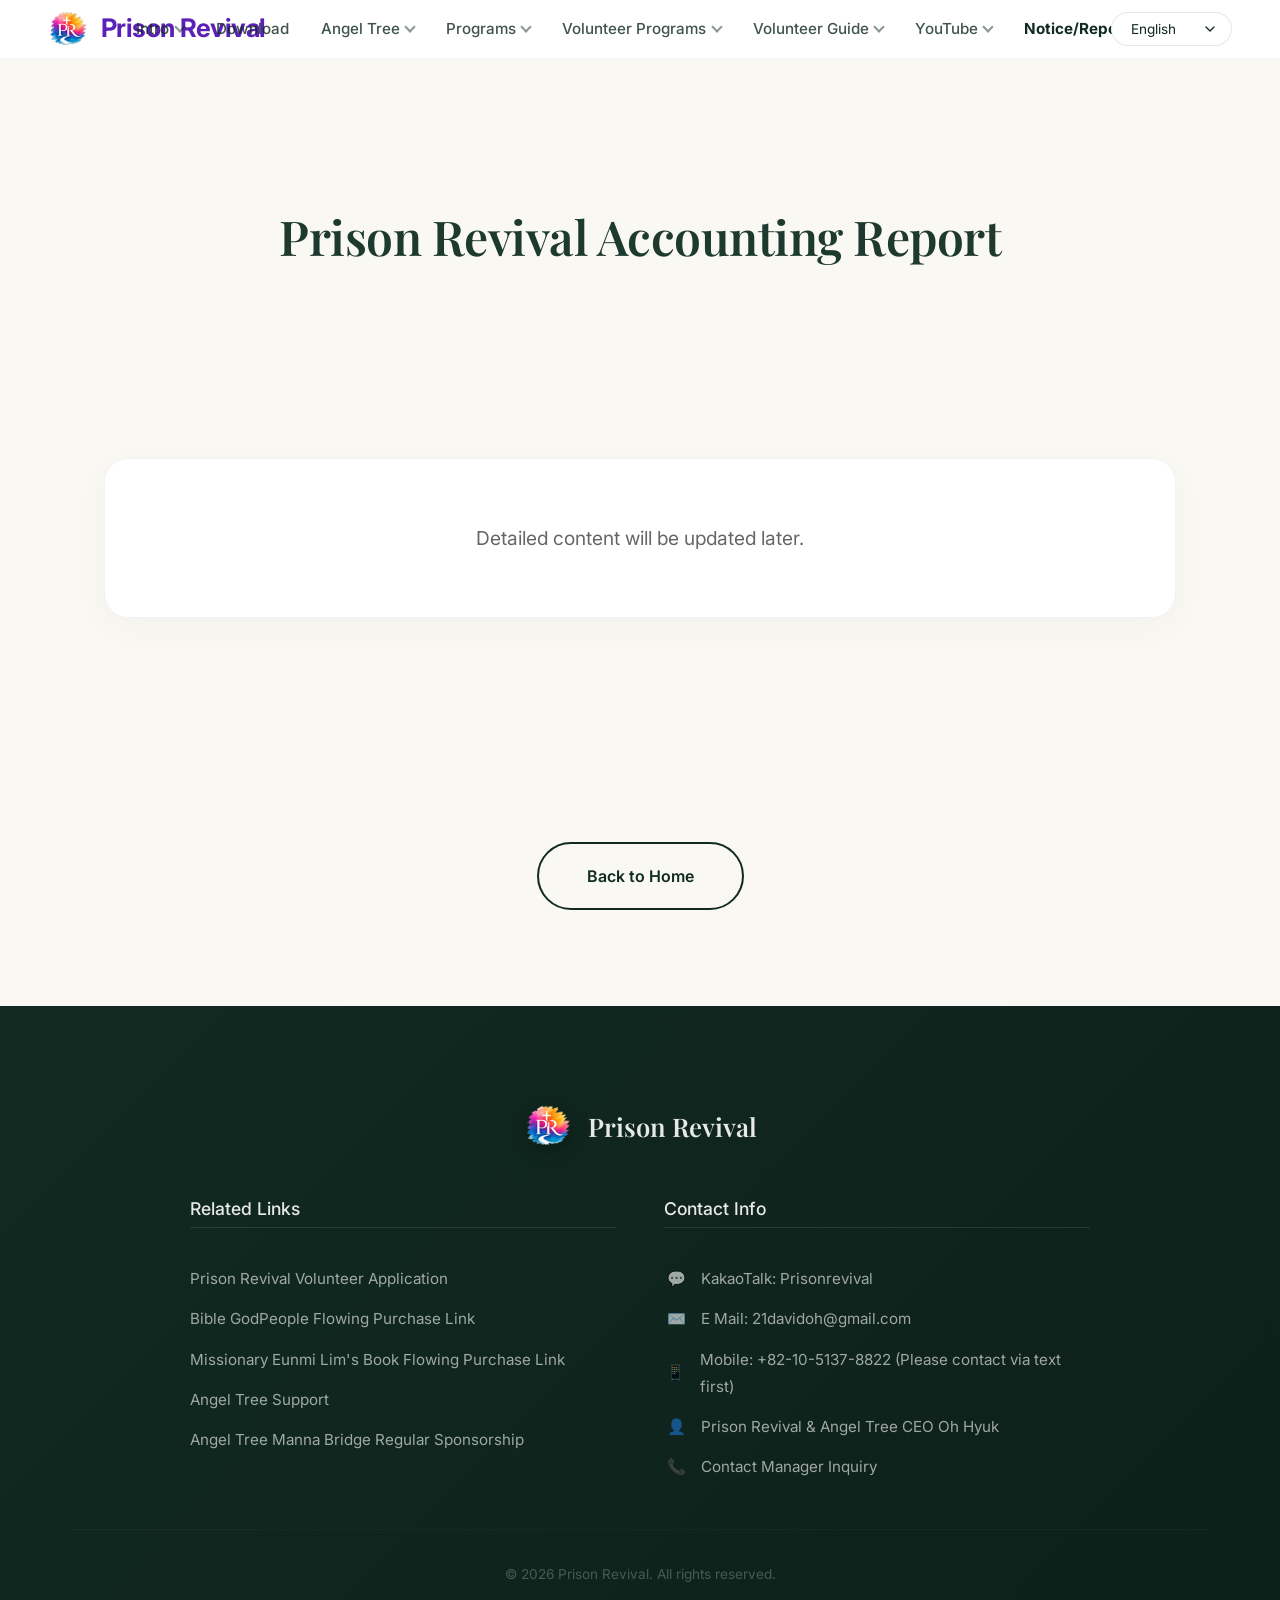
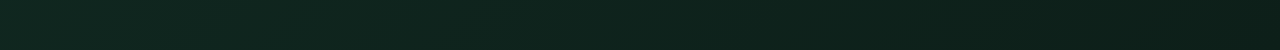
<file: notice_revival_acc.html>
<!DOCTYPE html>
<html lang="ko">
<head>
  <meta charset="UTF-8">
  <meta name="viewport" content="width=device-width, initial-scale=1.0">
  <title data-i18n="noticeRevivalAccTitle">Prison Revival Accounting - Prison Revival</title>
  <link rel="icon" type="image/png" href="images/favicon.png">
  <link rel="stylesheet" href="css/style.css">
  <link href="https://fonts.googleapis.com/css2?family=Noto+Sans+KR:wght@300;400;500;700&family=Playfair+Display:wght@700&display=swap" rel="stylesheet">
</head>
<body>

  <header>
    <a href="index.html" class="logo">
      <img src="images/favicon.png" alt="PR Logo" class="header-logo-icon">
      <span data-i18n="siteTitle">Prison Revival</span>
    </a>
    <div class="menu-toggle" onclick="toggleMenu()">☰</div>
    <nav>
      <ul class="nav-menu">
        <li class="dropdown">
          <a href="intro.html" class="dropdown-toggle">
            <span data-i18n="navIntro">소개</span>
            <i class="dropdown-icon"></i>
          </a>
          <ul class="dropdown-menu">
            <li><a href="intro.html#ministry" data-i18n="navSubMinistry">사역소개</a></li>
            <li><a href="intro.html#missionary" data-i18n="navSubMissionary">임은미 선교사님</a></li>
            <li><a href="intro.html#pastors" data-i18n="navSubPastors">협력목사님들</a></li>
            <li><a href="intro.html#ceo" data-i18n="navSubCeo">대표인사말</a></li>
            <li><a href="intro.html#press" data-i18n="navSubPress">언론보도</a></li>
            <li><a href="intro.html#partners" data-i18n="navSubPartners">협력단체</a></li>
          </ul>
        </li>
        <li><a href="meditation.html" data-i18n="navDownload">묵상자료</a></li>
        <li class="dropdown">
          <a href="angeltree.html" class="dropdown-toggle">
            <span data-i18n="navAngelTree">엔젤트리</span>
            <i class="dropdown-icon"></i>
          </a>
          <ul class="dropdown-menu">
            <li><a href="angeltree.html#intro" data-i18n="navSubAngelIntro">엔젤트리 소개</a></li>
            <li><a href="angeltree.html#christmas" data-i18n="navSubChristmas">성탄절 엔젤트리</a></li>
            <li><a href="angeltree.html#manna" data-i18n="navSubMannaBridge">만나브릿지</a></li>
          </ul>
        </li>
        <li class="dropdown">
          <a href="programs.html" class="dropdown-toggle">
            <span data-i18n="navPrograms">담장안 프로그램</span>
            <i class="dropdown-icon"></i>
          </a>
          <ul class="dropdown-menu">
            <li><a href="programs.html#prayer" data-i18n="navSubPrayer">중보기도 사역</a></li>
            <li><a href="programs.html#bible" data-i18n="navSubBible">성경공부</a></li>
            <li><a href="programs.html#monastery" data-i18n="navSubMonastery">수도원 프로젝트</a></li>
            <li><a href="programs.html#flowing" data-i18n="navSubFlowing">담장 플로잉 프로젝트</a></li>
          </ul>
        </li>
        <li class="dropdown">
          <a href="volunteer_programs.html" class="dropdown-toggle">
            <span data-i18n="navVolunteerProg">발렌티어 프로그램</span>
            <i class="dropdown-icon"></i>
          </a>
          <ul class="dropdown-menu">
            <li><a href="volunteer_programs.html#saturday" data-i18n="navSubSaturdayPrayer">프리즌 토요 중보기도회</a></li>
            <li><a href="volunteer_programs.html#personal" data-i18n="navSubPersonalPrayer">프리즌 발렌티어 개인 중보기도방</a></li>
            <li><a href="volunteer_programs.html#homeless" data-i18n="navSubHomeless">프리즌 홈리스 사역</a></li>
            <li><a href="volunteer_programs.html#alliance" data-i18n="navSubAllianceBible">얼라이언스 성경공부</a></li>
          </ul>
        </li>
        <li class="dropdown">
          <a href="volunteer_guide.html" class="dropdown-toggle">
            <span data-i18n="navVolunteerGuide">발렌티어 안내</span>
            <i class="dropdown-icon"></i>
          </a>
          <ul class="dropdown-menu">
            <li><a href="volunteer_guide.html#intro" data-i18n="navSubVolunteerIntro">프리즌 발렌티어 소개</a></li>
            <li><a href="volunteer_guide.html#support" data-i18n="navSubKakaoSupport">발렌티어 지원 카카오파트너</a></li>
            <li><a href="volunteer_guide.html#guide" data-i18n="navSubGuide">묵상발송 가이드</a></li>
            <li><a href="volunteer_guide.html#chatroom" data-i18n="navSubChatRoom">단톡방</a></li>
            <li><a href="volunteer_guide.html#contributors" data-i18n="navSubContributors">섬겨주시는 분들</a></li>
          </ul>
        </li>
        <li class="dropdown">
          <a href="youtube.html" class="dropdown-toggle">
            <span data-i18n="navYoutube">유튜브</span>
            <i class="dropdown-icon"></i>
          </a>
          <ul class="dropdown-menu">
            <li><a href="youtube.html#main" data-i18n="navSubYtMain">프리즌 리바이벌</a></li>
            <li><a href="youtube.html#intro" data-i18n="navSubYtIntro">사역소개</a></li>
            <li><a href="youtube.html#anniversary" data-i18n="navSubYtAnniversary">3주년 예배 스케치</a></li>
            <li><a href="youtube.html#meditation" data-i18n="navSubYtMeditation">임은미 선교사 묵상</a></li>
            <li><a href="youtube.html#inside" data-i18n="navSubYtInside">담장안 은혜 영상</a></li>
            <li><a href="youtube.html#angeltree" data-i18n="navSubYtAngelTree">엔젤트리 영상</a></li>
          </ul>
        </li>
        <li class="dropdown">
          <a href="index.html#notice" class="dropdown-toggle active">
            <span data-i18n="navNotice">공지/보고</span>
            <i class="dropdown-icon"></i>
          </a>
          <ul class="dropdown-menu">
            <li><a href="notice_matching.html" data-i18n="navSubMatching">매주 프리즌 매칭현황 보고</a></li>
            <li><a href="notice_books.html" data-i18n="navSubBookSupport">매월 성경책 및 선교사님책 후원 보고</a></li>
            <li><a href="notice_revival_acc.html" data-i18n="navSubRevivalAccounting">프리즌 리바이벌 회계 보고</a></li>
            <li><a href="notice_angeltree_acc.html" data-i18n="navSubAngelAccounting">엔젤트리 회계 보고</a></li>
          </ul>
        </li>
        <li class="lang-selector-item">
          <div class="lang-selector">
            <select id="lang-select">
              <option value="ko">한국어</option>
              <option value="en">English</option>
              <option value="zh">中文</option>
              <option value="es">Español</option>
              <option value="pt">Português</option>
              <option value="tl">Tagalog</option>
            </select>
          </div>
        </li>
      </ul>
    </nav>
  </header>

  <main class="container">
    <div style="text-align: center; margin-top: 8rem; margin-bottom: 4rem;">
      <h1 class="section-title" data-i18n="noticeRevivalAccTitle">프리즌 리바이벌 회계 보고</h1>
    </div>

    <section class="section">
      <div style="background: white; padding: 4rem; border-radius: 24px; box-shadow: 0 10px 40px rgba(0,0,0,0.03); text-align: center; border: 1px solid rgba(0,0,0,0.05);">
        <p data-i18n="noticePagePlaceholder" style="font-size: 1.2rem; color: #666;">상세 내용은 추후 업데이트 예정입니다.</p>
      </div>
    </section>

    <div style="margin-top: 6rem; text-align: center; margin-bottom: 6rem;">
      <a href="index.html" class="secondary-btn" data-i18n="backToHome">홈으로 돌아가기</a>
    </div>
  </main>

  <footer>
    <div class="footer-content container">
      <div class="footer-logo">
        <img src="images/favicon.png" alt="PR Logo" class="footer-logo-img">
        <span class="footer-brand">Prison Revival</span>
      </div>
      
      <div class="footer-info-grid">
        <div class="footer-col footer-links">
          <h4 data-i18n="footerLinksTitle">관련 링크</h4>
          <a href="http://pf.kakao.com/_ptYAG/chat" target="_blank" class="footer-link" data-i18n="footerLinkVol">프리즌 리바이벌 발렌티어 지원</a>
          <a href="https://mall.godpeople.com/?G=1721883418-5" target="_blank" class="footer-link" data-i18n="footerLinkBible">성경책 갓피플 플로잉 구매링크</a>
          <a href="#" target="_blank" class="footer-link" data-i18n="footerLinkBook">임은미선교사님책 플로잉 구매링크</a>
          <a href="https://forms.gle/4x7HjQGWheJu8Sfb9" target="_blank" class="footer-link" data-i18n="footerLinkSponsor">엔트리 후원</a>
          <a href="https://online.mrm.or.kr/sr5t4uf" target="_blank" class="footer-link" data-i18n="footerLinkManna">엔젤트리 만나브릿지 정기결연</a>
        </div>

        <div class="footer-col footer-contact">
          <h4 data-i18n="footerContactTitle">Contact Info</h4>
          <div class="footer-contact-item">
            <span class="footer-icon">💬</span>
            <span data-i18n="footerContactKakao">카카오톡 : Prisonrevival</span>
          </div>
          <div class="footer-contact-item">
            <span class="footer-icon">✉️</span>
            <span>E Mail: 21davidoh@gmail.com</span>
          </div>
          <div class="footer-contact-item">
            <span class="footer-icon">📱</span>
            <span data-i18n="footerContactPhone">휴대폰 : +82-10-5137-8822 (먼저 문자로 연락 부탁드립니다.)</span>
          </div>
          <div class="footer-contact-item">
            <span class="footer-icon">👤</span>
            <span data-i18n="footerContactName">프리즌 리바이벌 &amp; 엔젤트리 오혁 대표</span>
          </div>
          <a href="contact_managers.html" class="footer-contact-item footer-link">
            <span class="footer-icon">📞</span>
            <span data-i18n="footerContactInquiry">담당자 문의하기</span>
          </a>
        </div>
      </div>

      <p class="copyright">&copy; 2026 Prison Revival. All rights reserved.</p>
    </div>
  </footer>

  <script src="js/data.js"></script>
  <script src="js/i18n.js"></script>
  <script src="js/app.js"></script>
</body>
</html>
</file>
<file: css/style.css>
@import url('https://fonts.googleapis.com/css2?family=Inter:wght@300;400;500&family=Playfair+Display:ital,wght@0,400;0,600;1,400&family=Noto+Sans+KR:wght@300;400;500;700&family=Noto+Serif+KR:wght@400;600;700&family=Nanum+Pen+Script&display=swap');

:root {
  --dark-green: #112A22;
  /* Seed 스타일의 깊은 숲색 */
  --dark-green-light: #1A3E33;
  --off-white: #F9F8F3;
  /* 고급스러운 크림색 */
  --light-green-bg: #EAECE2;
  --neon-green: #B8E986;
  /* 하이라이트 엑센트 */
  --text-dark: #1E3A2F;
  --text-light: #F9F8F3;

  --font-serif: 'Playfair Display', "Noto Sans KR", serif;
  --font-sans: 'Inter', "Noto Sans KR", sans-serif;
  --font-logo: 'Playfair Display', "Noto Serif KR", serif;
  --font-handwriting: 'Nanum Pen Script', cursive;
}

* {
  margin: 0;
  padding: 0;
  box-sizing: border-box;
}

body {
  font-family: var(--font-sans);
  background-color: var(--off-white);
  color: var(--text-dark);
  line-height: 1.6;
  -webkit-font-smoothing: antialiased;
  padding-top: 80px;
  /* Base padding for fixed header */
}

.container {
  max-width: 1200px;
  margin: 0 auto;
  padding: 0 2rem;
}

h1,
h2,
h3,
h4 {
  font-family: var(--font-serif);
  font-weight: 600;
  line-height: 1.2;
}

/* Header - Modified to be sticky */
header {
  display: flex;
  justify-content: space-between;
  align-items: center;
  padding: 1rem 3rem;
  background-color: white;
  /* Changed to solid white for better visibility on all pages */
  backdrop-filter: blur(10px);
  position: fixed;
  top: 0;
  left: 0;
  width: 100%;
  z-index: 1000;
  border-bottom: 1px solid rgba(17, 42, 34, 0.05);
}

.nav-menu {
  display: flex;
  align-items: center;
  gap: 2rem;
  list-style: none;
}

.nav-menu a {
  text-decoration: none;
  color: var(--dark-green);
  font-size: 0.95rem;
  font-weight: 500;
  transition: all 0.3s;
  opacity: 0.8;
}

.menu-toggle {
  display: none;
}

.nav-menu a:hover {
  color: var(--dark-green);
  opacity: 1;
  transform: translateY(-1px);
}

/* Dropdown Menu Styles */
.nav-menu li.dropdown {
  position: relative;
}

.dropdown-toggle {
  display: flex;
  align-items: center;
  gap: 0.4rem;
}

.dropdown-icon {
  width: 8px;
  height: 8px;
  border-right: 2px solid currentColor;
  border-bottom: 2px solid currentColor;
  transform: rotate(45deg);
  margin-top: -4px;
  transition: transform 0.3s;
  opacity: 0.6;
}

.dropdown:hover .dropdown-icon,
.dropdown.desktop-active .dropdown-icon {
  transform: rotate(-135deg);
  margin-top: 2px;
}

.dropdown-menu {
  position: absolute;
  top: 100%;
  left: 50%;
  transform: translateX(-50%) translateY(10px);
  background-color: white;
  min-width: 200px;
  box-shadow: 0 10px 30px rgba(0, 0, 0, 0.1);
  border-radius: 12px;
  padding: 1rem 0;
  list-style: none;
  opacity: 0;
  visibility: hidden;
  transition: all 0.5s cubic-bezier(0.23, 1, 0.32, 1);
  z-index: 1001;
  border: 1px solid rgba(17, 42, 34, 0.05);
}

.dropdown:hover .dropdown-menu,
.dropdown.desktop-active .dropdown-menu {
  opacity: 1;
  visibility: visible;
  transform: translateX(-50%) translateY(0);
}

/* Force hide dropdown after click for smooth disappearance */
.dropdown.force-hide .dropdown-menu {
  opacity: 0 !important;
  visibility: hidden !important;
  transform: translateX(-50%) translateY(10px) !important;
}

.dropdown-menu li {
  width: 100%;
}

.dropdown-menu a {
  display: block;
  padding: 0.8rem 1.5rem;
  color: var(--dark-green) !important;
  font-size: 0.9rem !important;
  opacity: 0.7 !important;
  transition: all 0.2s !important;
  transform: none !important;
  white-space: nowrap;
}

.dropdown-menu a:hover {
  background-color: rgba(184, 233, 134, 0.1);
  opacity: 1 !important;
  padding-left: 1.8rem;
  color: var(--dark-green) !important;
}

/* Ensure active state works with dropdown */
.dropdown-toggle.active {
  opacity: 1 !important;
  color: var(--dark-green) !important;
  font-weight: 700;
}

.logo {
  font-family: var(--font-sans);
  font-size: 1.6rem;
  font-weight: 700;
  color: #5B21B6; /* Vibrant deep violet to match the watercolor theme */
  text-decoration: none;
  letter-spacing: -0.5px;
  display: flex;
  align-items: center;
  gap: 0.8rem;
}

.header-logo-icon {
  height: 40px;
  width: auto;
  object-fit: contain;
}

.lang-selector select {
  padding: 0.5rem 2.2rem 0.5rem 1.2rem;
  background-color: white;
  border: 1px solid rgba(17, 42, 34, 0.1);
  color: var(--dark-green);
  border-radius: 20px;
  font-family: var(--font-sans);
  font-size: 0.85rem;
  cursor: pointer;
  outline: none;
  transition: all 0.3s;
  
  /* 커스텀 화살표 아이콘 적용 */
  -webkit-appearance: none;
  -moz-appearance: none;
  appearance: none;
  background-image: url("data:image/svg+xml;charset=UTF-8,%3csvg xmlns='http://www.w3.org/2000/svg' viewBox='0 0 24 24' fill='none' stroke='%23112a22' stroke-width='2' stroke-linecap='round' stroke-linejoin='round'%3e%3cpolyline points='6 9 12 15 18 9'%3e%3c/polyline%3e%3c/svg%3e");
  background-repeat: no-repeat;
  background-position: right 0.8rem center;
  background-size: 1rem;
}

.lang-selector select:hover {
  border-color: var(--dark-green);
}

.hero-wrapper {
  margin-top: -80px;
  position: relative;
  min-height: 85vh;
  background-image: linear-gradient(135deg, rgba(249, 248, 243, 0.4), rgba(234, 236, 226, 0.6)), url('../images/hero-bright.png');
  background-size: cover;
  background-position: center;
  display: flex;
  flex-direction: column;
  align-items: center;
  justify-content: center;
  text-align: center;
  padding: 8rem 2rem 6rem;
  color: var(--dark-green);
  overflow: hidden;
}

/* Decorative particles */
.hero-wrapper::before {
  content: '';
  position: absolute;
  top: 20%;
  left: 10%;
  width: 300px;
  height: 300px;
  background: radial-gradient(circle, rgba(184, 233, 134, 0.15), transparent 70%);
  border-radius: 50%;
  animation: float 8s ease-in-out infinite;
}

.hero-wrapper::after {
  content: '';
  position: absolute;
  bottom: 15%;
  right: 8%;
  width: 200px;
  height: 200px;
  background: radial-gradient(circle, rgba(184, 233, 134, 0.1), transparent 70%);
  border-radius: 50%;
  animation: float 6s ease-in-out infinite reverse;
}

@keyframes float {

  0%,
  100% {
    transform: translateY(0) scale(1);
  }

  50% {
    transform: translateY(-20px) scale(1.05);
  }
}

.hero-logo-mark {
  margin-bottom: 2rem;
  position: relative;
  z-index: 2;
}

.hero-logo-img {
  width: 80px;
  height: 80px;
  object-fit: contain;
  filter: drop-shadow(0 8px 20px rgba(0, 0, 0, 0.15));
  animation: logoReveal 1s ease-out;
}

@keyframes logoReveal {
  from {
    opacity: 0;
    transform: scale(0.5) rotate(-10deg);
  }

  to {
    opacity: 1;
    transform: scale(1) rotate(0);
  }
}

.hero-badge {
  background-color: var(--neon-green);
  color: var(--dark-green);
  padding: 0.5rem 1.5rem;
  border-radius: 30px;
  font-size: 0.9rem;
  font-weight: 600;
  margin-bottom: 1.5rem;
  display: inline-block;
  box-shadow: 0 4px 15px rgba(184, 233, 134, 0.3);
}

.hero-wrapper h1 {
  font-size: 4.5rem;
  margin-bottom: 1.5rem;
  max-width: 900px;
  letter-spacing: -1px;
  position: relative;
  z-index: 2;
}

.hero-wrapper p {
  font-size: 1.3rem;
  max-width: 700px;
  margin-bottom: 4rem;
  font-weight: 300;
  opacity: 0.9;
  position: relative;
  z-index: 2;
}

/* Hero Action & Volunteer Button */
.hero-action {
  margin-top: 3rem;
  text-align: center;
  position: relative;
  z-index: 2;
}

.volunteer-btn {
  display: inline-block;
  padding: 1.5rem 3rem;
  font-size: 1.2rem;
  font-weight: 700;
  background: linear-gradient(135deg, #FFD400, #FFC000);
  color: #3C1E1E;
  border-radius: 50px;
  text-decoration: none;
  box-shadow: 0 10px 30px rgba(255, 212, 0, 0.35);
  transition: all 0.4s cubic-bezier(0.175, 0.885, 0.32, 1.275);
  border: none;
  cursor: pointer;
  position: relative;
  overflow: hidden;
}

.volunteer-btn::before {
  content: '';
  position: absolute;
  top: 0;
  left: -100%;
  width: 100%;
  height: 100%;
  background: linear-gradient(90deg, transparent, rgba(255, 255, 255, 0.3), transparent);
  transition: left 0.6s;
}

.volunteer-btn:hover {
  transform: translateY(-4px) scale(1.02);
  box-shadow: 0 18px 40px rgba(255, 212, 0, 0.5);
}

.volunteer-btn:hover::before {
  left: 100%;
}

/* Fade-in Animations */
@keyframes fadeInUp {
  from {
    opacity: 0;
    transform: translateY(30px);
  }

  to {
    opacity: 1;
    transform: translateY(0);
  }
}

.fade-in {
  animation: fadeInUp 0.8s ease-out forwards;
}

.delay-1 {
  animation-delay: 0.2s;
  opacity: 0;
}

.delay-2 {
  animation-delay: 0.4s;
  opacity: 0;
}

.delay-3 {
  animation-delay: 0.6s;
  opacity: 0;
}

/* Video Wrapper - Expanded */
.video-container {
  width: 100%;
  max-width: 1100px;
  margin: 0 auto;
  position: relative;
  z-index: 10;
  border-radius: 24px;
  overflow: hidden;
  box-shadow: 0 40px 100px rgba(0, 0, 0, 0.2);
  border: 8px solid white;
  transition: transform 0.5s, box-shadow 0.5s;
}

.video-container:hover {
  transform: translateY(-5px);
  box-shadow: 0 50px 120px rgba(0, 0, 0, 0.25);
}

a.video-container:hover .video-thumb img {
  transform: scale(1.08);
}

.video-wrapper {
  position: relative;
  padding-bottom: 56.25%;
  height: 0;
}

.video-wrapper iframe {
  position: absolute;
  top: 0;
  left: 0;
  width: 100%;
  height: 100%;
  border: 0;
}

/* Sections General */
.section {
  padding: 8rem 2rem;
  text-align: center;
}

.section-dark {
  background-color: var(--dark-green);
  color: var(--text-light);
  background-image: linear-gradient(rgba(17, 42, 34, 0.9), rgba(17, 42, 34, 0.95)), url('../images/texture.png');
  background-size: cover;
}

.container {
  max-width: 1200px;
  margin: 0 auto;
}

.section-title {
  font-size: 3rem;
  margin-bottom: 2rem;
  letter-spacing: -0.5px;
}

.section-desc {
  font-size: 1.2rem;
  max-width: 700px;
  margin: 0 auto 5rem;
  opacity: 0.8;
  line-height: 1.8;
}

/* Section Badges & Icons */
.section-badge {
  display: inline-block;
  background: linear-gradient(135deg, var(--neon-green), #a0d468);
  color: var(--dark-green);
  padding: 0.5rem 1.5rem;
  border-radius: 30px;
  font-size: 0.9rem;
  font-weight: 600;
  margin-bottom: 1.5rem;
  box-shadow: 0 4px 15px rgba(184, 233, 134, 0.3);
}

.section-icon {
  font-size: 2.5rem;
  margin-bottom: 1rem;
  opacity: 0.8;
}

/* Section Variants */
.section-youtube {
  background: linear-gradient(135deg, #fafaf5, #f0f2e8);
  position: relative;
}

.section-notice {
  background: #f5f7f0;
}

/* Missionary Section - Cleaned up */
.intro-grid {
  display: grid;
  grid-template-columns: 1.1fr 0.9fr;
  gap: 6rem;
  align-items: center;
  text-align: left;
}

.missionary-img-wrapper {
  position: relative;
}

.missionary-img {
  width: 100%;
  border-radius: 24px;
  display: block;
  z-index: 2;
  position: relative;
}

.missionary-img-wrapper::after {
  content: "";
  position: absolute;
  top: 30px;
  left: 30px;
  width: 100%;
  height: 100%;
  background-color: var(--neon-green);
  border-radius: 24px;
  z-index: 1;
}

.intro-content h3 {
  font-size: 2.5rem;
  margin-bottom: 1.5rem;
  color: var(--dark-green);
}

.intro-content p {
  font-size: 1.15rem;
  line-height: 2;
  color: var(--text-dark);
  opacity: 0.85;
}

/* Partners */
.partners-grid {
  display: grid;
  grid-template-columns: repeat(auto-fit, minmax(180px, 1fr));
  gap: 2.5rem;
  margin-top: 5rem;
}

.partner-item {
  background: white;
  height: 120px;
  border-radius: 16px;
  display: flex;
  align-items: center;
  justify-content: center;
  font-weight: 600;
  color: var(--dark-green);
  opacity: 0.5;
  border: 1px solid rgba(0, 0, 0, 0.05);
  transition: all 0.4s;
}

.partner-item:hover {
  opacity: 1;
  transform: translateY(-5px);
  box-shadow: 0 15px 30px rgba(0, 0, 0, 0.05);
}

/* Devotional Buttons */
.devotional-buttons {
  display: grid;
  grid-template-columns: repeat(auto-fit, minmax(220px, 1fr));
  gap: 2rem;
  margin-bottom: 4rem;
}

.btn-box {
  background-color: rgba(255, 255, 255, 0.05);
  border-radius: 20px;
  padding: 3rem 1.5rem;
  border: 1px solid rgba(255, 255, 255, 0.1);
  transition: all 0.4s;
  cursor: pointer;
}

.btn-box:hover {
  background-color: rgba(255, 255, 255, 0.1);
  transform: translateY(-8px);
  border-color: var(--neon-green);
}

.download-btn {
  background: transparent;
  color: var(--text-light);
  border: none;
  font-size: 1.4rem;
  font-family: var(--font-serif);
  cursor: pointer;
}

#downloads .download-btn::after {
  content: "↓ Download PDF";
  display: block;
  font-family: var(--font-sans);
  font-size: 0.85rem;
  margin-top: 1rem;
  color: var(--neon-green);
  font-weight: 600;
}

/* Meditation Buttons (Light Theme) */
.meditation-theme-light {
  display: grid;
  grid-template-columns: repeat(auto-fit, minmax(180px, 1fr));
  gap: 1.5rem;
  margin-bottom: 4rem;
}

.meditation-theme-light .btn-box {
  background-color: white;
  border: 1px solid rgba(0, 0, 0, 0.05);
  box-shadow: 0 4px 15px rgba(0, 0, 0, 0.03);
  padding: 2.5rem 1rem;
  transition: all 0.4s cubic-bezier(0.175, 0.885, 0.32, 1.275);
  display: flex;
  align-items: center;
  justify-content: center;
  text-align: center;
}

.meditation-theme-light .btn-box:hover {
  background: linear-gradient(135deg, #ffffff, #f8faf5);
  border-color: var(--neon-green);
  transform: translateY(-10px) scale(1.05);
  box-shadow: 0 20px 40px rgba(184, 233, 134, 0.3), 0 0 20px rgba(184, 233, 134, 0.1);
  z-index: 10;
}

.meditation-theme-light .download-btn {
  color: var(--dark-green);
  font-family: var(--font-sans);
  font-weight: 600;
  font-size: 1rem;
  transition: all 0.3s;
}

/* Floating Hybrid Archive Navigator */
.archive-hybrid-container {
  width: 100%;
  margin: 0 auto;
  padding: 0;
  position: relative;
}

.intro-section-block .sub-section-title {
  margin-bottom: 1.5rem; /* 기존 3.5rem에서 대폭 축소 */
}

/* Year Row (Horizontal Pills) */
.year-pill-row {
  display: flex;
  justify-content: space-between;
  gap: 1rem;
  margin-bottom: 1rem; /* 간격 소폭 증가 */
  flex-wrap: wrap;
  padding: 1rem 0;
  position: relative;
}

.year-pill-row::before {
  content: '';
  position: absolute;
  top: 50%;
  left: 0;
  right: 0;
  height: 1px;
  background-color: rgba(0, 0, 0, 0.05);
  z-index: 1;
}

.archive-pill {
  background-color: white;
  border: 1px solid rgba(0, 0, 0, 0.08);
  padding: 0.6rem 1.8rem;
  border-radius: 30px;
  font-size: 0.95rem;
  font-weight: 500;
  color: var(--dark-green);
  cursor: pointer;
  transition: all 0.3s cubic-bezier(0.4, 0, 0.2, 1);
  position: relative;
  z-index: 2;
  box-shadow: 0 2px 8px rgba(0, 0, 0, 0.02);
}

.archive-pill:hover, .archive-pill.active {
  background-color: #0052cc;
  color: white;
  border-color: #0052cc;
  transform: translateY(-2px);
  box-shadow: 0 4px 12px rgba(0, 82, 204, 0.2);
}

/* Floating Columns Area */
.archive-floating-menu {
  position: absolute;
  top: 6rem;
  left: 0;
  display: flex;
  gap: 1rem;
  background: white;
  padding: 1.5rem;
  border-radius: 20px;
  box-shadow: 0 15px 40px rgba(0, 0, 0, 0.12);
  border: 1px solid rgba(0, 0, 0, 0.05);
  z-index: 100;
  opacity: 0;
  visibility: hidden;
  transform: translateY(10px);
  transition: all 0.3s ease;
  min-width: 450px;
}

/* 년도 버튼과 메뉴 사이의 빈 공간을 채워주는 투명 브릿지 */
.archive-floating-menu::before {
  content: '';
  position: absolute;
  top: -2rem; /* 위로 확장하여 년도 버튼과 겹치게 함 */
  left: 0;
  right: 0;
  height: 2rem;
  background: transparent;
}

.archive-floating-menu.active {
  opacity: 1;
  visibility: visible;
  transform: translateY(0);
}

.archive-column {
  flex: 1;
  min-width: 180px;
}

.archive-column h4 {
  font-size: 0.75rem;
  color: var(--dark-green);
  opacity: 0.4;
  margin-bottom: 1rem;
  text-transform: uppercase;
  letter-spacing: 1.5px;
  padding-left: 0.5rem;
}

.vertical-menu {
  display: flex;
  flex-direction: column;
  gap: 0.4rem;
  max-height: 400px;
  overflow-y: auto;
  padding-right: 5px;
}

/* 스크롤바 스타일 */
.vertical-menu::-webkit-scrollbar {
  width: 4px;
}
.vertical-menu::-webkit-scrollbar-thumb {
  background: rgba(0, 0, 0, 0.1);
  border-radius: 10px;
}

.archive-item {
  padding: 0.7rem 1rem;
  background: #f8fafc;
  border: 1px solid transparent;
  border-radius: 10px;
  cursor: pointer;
  transition: all 0.2s;
  display: flex;
  justify-content: space-between;
  align-items: center;
  font-weight: 500;
  font-size: 0.9rem;
  color: var(--dark-green);
}

.archive-item:hover, .archive-item.active {
  background-color: var(--dark-green);
  color: white;
}

.archive-item::after {
  content: '→';
  font-size: 0.7rem;
  opacity: 0.3;
}

.date-item {
  padding: 0.7rem 1rem;
  background: white;
  border: 1px solid var(--neon-green);
  border-radius: 8px;
  cursor: pointer;
  transition: all 0.2s;
  font-size: 0.85rem;
  text-align: center;
  font-weight: 600;
  color: var(--dark-green);
}

.date-item:hover {
  background-color: var(--neon-green);
  transform: scale(1.03);
}

/* Responsive */
@media (max-width: 768px) {
  .archive-floating-menu {
    position: static;
    flex-direction: column;
    min-width: 100%;
    box-shadow: none;
    border: none;
    padding: 1rem 0;
  }
}

/* Angel Tree */
.angel-tree-visual {
  margin-top: 4rem;
  position: relative;
}

.angel-tree-img {
  width: 100%;
  max-width: 900px;
  border-radius: 30px;
  box-shadow: 0 30px 80px rgba(0, 0, 0, 0.1);
  transition: transform 0.5s, box-shadow 0.5s;
}

.angel-tree-img:hover {
  transform: scale(1.02);
  box-shadow: 0 40px 100px rgba(0, 0, 0, 0.15);
}

.angel-tree-cta {
  margin-top: 4rem;
}

/* Program Cards */
.programs-grid {
  display: grid;
  grid-template-columns: 1fr 1fr;
  gap: 3rem;
  margin-top: 4rem;
}

.program-card {
  background: white;
  border-radius: 24px;
  overflow: hidden;
  text-align: left;
  transition: all 0.5s cubic-bezier(0.175, 0.885, 0.32, 1.275);
  border: 1px solid rgba(0, 0, 0, 0.03);
}

.program-card:hover {
  transform: translateY(-10px);
  box-shadow: 0 25px 60px rgba(0, 0, 0, 0.12);
}

.program-card img {
  width: 100%;
  height: 280px;
  object-fit: cover;
}

.program-content {
  padding: 3rem;
  color: var(--text-dark);
}

.program-content h3 {
  font-size: 1.8rem;
  margin-bottom: 1.2rem;
  color: var(--dark-green);
}

.program-content p {
  opacity: 0.8;
}

/* Notice Board */
.notice-board {
  background: white;
  border-radius: 24px;
  padding: 4rem;
  border: 1px solid rgba(17, 42, 34, 0.08);
  box-shadow: 0 10px 40px rgba(0, 0, 0, 0.04);
  max-width: 800px;
  margin: 0 auto;
}

.notice-item {
  display: flex;
  justify-content: space-between;
  align-items: center;
  padding: 2rem 0;
  border-bottom: 1px solid rgba(17, 42, 34, 0.08);
  color: var(--dark-green);
  transition: all 0.3s;
}

.notice-item:hover {
  padding-left: 1rem;
}

.notice-item:last-child {
  border-bottom: none;
}

.notice-left {
  display: flex;
  align-items: center;
  gap: 1rem;
}

.notice-dot {
  width: 8px;
  height: 8px;
  border-radius: 50%;
  background: var(--neon-green);
  box-shadow: 0 0 8px rgba(184, 233, 134, 0.6);
}

.notice-tag {
  background: var(--neon-green);
  color: var(--dark-green);
  padding: 0.4rem 1.2rem;
  border-radius: 20px;
  font-size: 0.8rem;
  font-weight: 700;
}

.tag-monthly {
  background: #e8f0fe;
  color: #1a73e8;
}

/* Buttons */
.secondary-btn {
  display: inline-block;
  padding: 1.2rem 3rem;
  border: 2px solid var(--dark-green);
  color: var(--dark-green);
  text-decoration: none;
  font-weight: 600;
  border-radius: 40px;
  transition: all 0.3s;
}

.secondary-btn:hover {
  background-color: var(--dark-green);
  color: white;
}

.section-dark .secondary-btn {
  border-color: white;
  color: white;
}

.section-dark .secondary-btn:hover {
  background-color: white;
  color: var(--dark-green);
}

.youtube-btn {
  background-color: var(--neon-green);
  color: var(--dark-green);
  padding: 1.2rem 3.5rem;
  font-size: 1.1rem;
  font-weight: 700;
  border-radius: 40px;
  border: none;
  cursor: pointer;
  box-shadow: 0 10px 25px rgba(184, 233, 134, 0.4);
  transition: all 0.3s;
}

.youtube-btn:hover {
  transform: translateY(-3px);
  box-shadow: 0 15px 35px rgba(184, 233, 134, 0.5);
}

/* Footer */
footer {
  padding: 6rem 2rem 4rem;
  background-color: var(--dark-green);
  background-image: linear-gradient(135deg, #112A22, #0d1f19);
  color: rgba(255, 255, 255, 0.6);
  text-align: center;
  line-height: 1.8;
}

.footer-logo {
  display: flex;
  align-items: center;
  justify-content: center;
  gap: 1rem;
  margin-bottom: 3rem;
}

.footer-logo-img {
  width: 48px;
  height: 48px;
  object-fit: contain;
  filter: drop-shadow(0 4px 10px rgba(0, 0, 0, 0.3));
}

.footer-brand {
  font-family: var(--font-serif);
  font-size: 1.6rem;
  font-weight: 600;
  color: rgba(255, 255, 255, 0.9);
}

.footer-info-grid {
  display: grid;
  grid-template-columns: 1fr 1fr;
  gap: 3rem;
  max-width: 900px;
  margin: 0 auto 3rem auto;
  text-align: left;
}

.footer-col h4 {
  font-family: var(--font-sans);
  color: rgba(255, 255, 255, 0.9);
  font-size: 1.1rem;
  margin-bottom: 1.5rem;
  border-bottom: 1px solid rgba(255, 255, 255, 0.1);
  padding-bottom: 0.5rem;
  font-weight: 500;
}

.footer-links {
  display: flex;
  flex-direction: column;
  gap: 0.8rem;
}

.footer-link {
  color: rgba(255, 255, 255, 0.6);
  text-decoration: none;
  font-size: 0.95rem;
  transition: all 0.3s;
  display: inline-block;
}

.footer-link:hover {
  color: var(--neon-green);
  transform: translateX(5px);
}

.footer-contact {
  display: flex;
  flex-direction: column;
  gap: 0.8rem;
}

.footer-contact-item {
  display: flex;
  align-items: center;
  gap: 0.8rem;
  font-size: 0.95rem;
}

.footer-icon {
  width: 24px;
  text-align: center;
}

.copyright {
  font-size: 0.85rem;
  opacity: 0.4;
  border-top: 1px solid rgba(255, 255, 255, 0.08);
  padding-top: 2rem;
  margin-top: 1rem;
}

/* Responsive */
@media (max-width: 1024px) {
  .hero-wrapper h1 {
    font-size: 3.5rem;
  }

  .intro-grid {
    grid-template-columns: 1fr;
    gap: 4rem;
    text-align: center;
  }

  .programs-grid {
    grid-template-columns: 1fr;
  }
}

#youtube .section {
  padding-top: 2rem;
  /* Reduced top padding */
}

/* Video Grid & Cards */
.video-grid {
  display: grid;
  grid-template-columns: repeat(auto-fit, minmax(320px, 1fr));
  gap: 3rem;
  text-align: left;
}

.video-card {
  background: white;
  border-radius: 20px;
  overflow: hidden;
  box-shadow: 0 10px 30px rgba(0, 0, 0, 0.05);
  transition: all 0.4s;
  cursor: pointer;
  border: 1px solid rgba(0, 0, 0, 0.03);
}

.video-card:hover {
  transform: translateY(-10px);
  box-shadow: 0 20px 40px rgba(0, 0, 0, 0.1);
  border-color: var(--neon-green);
}

.video-thumb {
  position: relative;
  width: 100%;
  padding-bottom: 56.25%;
  /* 16:9 ratio */
  overflow: hidden;
  background-color: #000;
}

.video-thumb img {
  position: absolute;
  top: 0;
  left: 0;
  width: 100%;
  height: 100%;
  object-fit: cover;
  transform: scale(1.03);
  transition: transform 0.6s;
}

.video-card:hover .video-thumb img {
  transform: scale(1.08);
}

.play-icon {
  position: absolute;
  top: 50%;
  left: 50%;
  transform: translate(-50%, -50%);
  width: 60px;
  height: 60px;
  background: rgba(184, 233, 134, 0.9);
  color: var(--dark-green);
  border-radius: 50%;
  display: flex;
  align-items: center;
  justify-content: center;
  font-size: 1.5rem;
  opacity: 0;
  transition: all 0.3s;
  z-index: 2;
}

.video-card:hover .play-icon {
  opacity: 1;
}

.video-title {
  padding: 1.5rem;
  font-size: 1.25rem;
  font-family: var(--font-serif);
  color: var(--dark-green);
  margin: 0;
}

/* Desktop Header Centering */
@media (min-width: 769px) {
  header {
    justify-content: center;
  }
  
  .logo {
    position: absolute;
    left: 3rem;
  }

  .lang-selector-item {
    position: absolute;
    right: 3rem;
  }
}

@media (max-width: 768px) {
  header {
    padding: 1rem 2rem;
  }

  .menu-toggle {
    display: block;
    font-size: 1.8rem;
    cursor: pointer;
    color: var(--dark-green);
  }

  .nav-menu {
    display: none;
    flex-direction: column;
    position: absolute;
    top: 70px;
    left: 0;
    width: 100%;
    background-color: white;
    box-shadow: 0 10px 20px rgba(0,0,0,0.1);
    padding: 1rem 0;
    gap: 0;
    text-align: center;
    border-top: 1px solid rgba(0,0,0,0.05);
  }

  .nav-menu.active {
    display: flex;
  }

  .nav-menu li {
    padding: 0;
    border-bottom: 1px solid rgba(0,0,0,0.05);
    width: 100%;
  }

  /* Force dropdown li to same height as regular items when closed */
  .nav-menu li.dropdown {
    height: 50px;
    overflow: hidden;
  }

  .nav-menu li.dropdown.mobile-active {
    height: auto;
    overflow: visible;
  }

  /* Ensure all top-level links have same height */
  .nav-menu li > a:not(.dropdown-toggle) {
    display: flex;
    justify-content: center;
    align-items: center;
    height: 50px;
  }

  .nav-menu li:last-child {
    border-bottom: none;
  }


  .hero-wrapper h1 {
    font-size: 2.8rem;
  }

  .section-title {
    font-size: 2.2rem;
  }

  .video-grid {
    grid-template-columns: 1fr;
  }

  .footer-info-grid {
    grid-template-columns: 1fr;
    text-align: center;
    gap: 2.5rem;
  }

  .footer-col h4 {
    text-align: center;
  }

  .footer-contact-item {
    justify-content: center;
  }

  .footer-link:hover {
    transform: translateY(-2px);
  }

  /* Mobile Dropdown Adjustments */
  .dropdown-toggle {
    justify-content: center;
    width: 100%;
    height: 50px;
    display: flex;
    align-items: center;
  }

  .dropdown-icon {
    margin-top: 0 !important;
  }

  .dropdown-menu {
    display: none !important;
    position: static !important;
    transform: none !important;
    opacity: 1 !important;
    visibility: visible !important;
    width: 100%;
    padding: 0.5rem 0 !important;
    box-shadow: none !important;
    border: none !important;
    border-radius: 0 !important;
    min-width: 0 !important;
    margin: 0 !important;
    background-color: rgba(0, 0, 0, 0.02);
  }

  .dropdown.mobile-active .dropdown-menu {
    display: block !important;
    animation: slideDown 0.3s ease-out;
  }

  .dropdown.mobile-active .dropdown-icon {
    transform: rotate(-135deg) !important;
    margin-top: 2px !important;
  }

  .dropdown-menu a {
    text-align: center;
    padding: 0.8rem 1.5rem !important;
    opacity: 0.8 !important;
  }

  .lang-selector-item {
    display: flex !important;
    justify-content: center !important;
    align-items: center !important;
    height: 60px !important;
    padding: 0 !important;
  }

  .lang-selector-item .lang-selector {
    display: flex;
    justify-content: center;
    align-items: center;
  }
}

@keyframes slideDown {
  from {
    opacity: 0;
    max-height: 0;
  }
  to {
    opacity: 1;
    max-height: 500px;
  }
}

/* Pastor Slider */
.pastor-slider-wrapper {
  margin-top: 10rem;
  text-align: center;
}

.pastor-slider-title {
  font-size: 2.2rem;
  margin-bottom: 3rem;
  color: var(--dark-green);
}

.pastor-slider {
  position: relative;
  max-width: 1200px;
  margin: 0 auto;
  overflow: hidden;
  border-radius: 24px;
  box-shadow: 0 20px 50px rgba(0, 0, 0, 0.1);
}

.pastor-slides {
  display: flex;
}

.pastor-slide {
  min-width: 100%;
}

.pastor-slide img {
  width: 100%;
  height: auto;
  max-height: 700px;
  object-fit: contain;
  display: block;
}

.slider-btn {
  position: absolute;
  top: 50%;
  transform: translateY(-50%);
  background: rgba(255, 255, 255, 0.7);
  color: var(--dark-green);
  border: none;
  width: 50px;
  height: 50px;
  border-radius: 50%;
  cursor: pointer;
  font-size: 1.2rem;
  z-index: 10;
  transition: all 0.3s;
  backdrop-filter: blur(5px);
}

.slider-btn:hover {
  background: var(--dark-green);
  color: white;
}

.slider-btn.prev {
  left: 20px;
}

.slider-btn.next {
  right: 20px;
}

.slider-dots {
  position: absolute;
  bottom: 25px;
  left: 50%;
  transform: translateX(-50%);
  display: flex;
  gap: 12px;
}

.dot {
  width: 10px;
  height: 10px;
  border-radius: 50%;
  background: rgba(255, 255, 255, 0.5);
  cursor: pointer;
  transition: all 0.3s;
}

.dot.active {
  background: white;
  width: 30px;
  border-radius: 10px;
}

/* Intro Page Advanced Styles */
.intro-hero {
  position: relative;
  padding-top: 100px;
  /* Account for fixed header */
  padding-bottom: 60px;
  display: flex;
  flex-direction: column;
  align-items: center;
  justify-content: center;
  text-align: center;
  margin-bottom: 4rem;
  /* Restored margin for better spacing */
  background: var(--dark-green);
}

.intro-section-block {
  margin-bottom: 8rem;
}

.intro-text-box {
  background: white;
  padding: 3rem;
  border-radius: 20px;
  line-height: 1.8;
  font-size: 1.1rem;
  color: var(--text-dark);
  box-shadow: 0 10px 30px rgba(0, 0, 0, 0.03);
  border: 1px solid #f0f0f0;
  max-width: 1200px;
  margin: 0 auto;
  text-align: left;
}

.missionary-intro-container {
  display: grid;
  grid-template-columns: 450px 1fr;
  gap: 3rem;
  max-width: 1200px;
  margin: 0 auto;
  align-items: stretch;
  /* Match height */
}

.missionary-profile-column {
  display: flex;
  flex-direction: column;
  gap: 1rem;
}

.missionary-photo-area {
  background: white;
  border-radius: 20px;
  overflow: hidden;
  box-shadow: 0 10px 30px rgba(0, 0, 0, 0.05);
  height: 550px;
  display: flex;
  align-items: center;
  justify-content: center;
  border: 1px solid #f0f0f0;
}

.full-width-btn {
  width: 100%;
  padding: 1rem;
  font-size: 0.95rem;
  white-space: nowrap;
}

.missionary-profile-img {
  width: 100%;
  height: 100%;
  object-fit: cover;
  object-position: center;
}

.missionary-recommendation-area {
  background: #fdfbf7;
  padding: 3rem;
  border-radius: 20px;
  border: 1px dashed var(--light-green);
  display: flex;
  flex-direction: column;
  justify-content: center;
}

.missionary-recommendation-area h3 {
  font-size: 1.4rem;
  margin-bottom: 1.5rem;
  color: var(--dark-green);
}

.recommendation-text {
  font-family: var(--font-handwriting);
  font-size: 1.8rem;
  line-height: 1.8;
  color: var(--dark-green);
  letter-spacing: 0.5px;
  word-break: keep-all;
}

.small-text {
  font-size: 1.05rem;
  line-height: 1.8;
  color: #444;
}

@media (max-width: 768px) {
  .missionary-intro-container {
    grid-template-columns: 1fr;
    gap: 2rem;
  }

  .missionary-photo-area {
    height: 450px;
    max-width: 100%;
  }
}

.intro-hero-bg {
  display: none;
}

.intro-hero .section-title {
  color: white;
  font-size: 2.8rem;
  margin-bottom: 1rem;
  margin-top: 0;
}

.intro-hero .section-desc {
  color: rgba(255, 255, 255, 0.9);
  font-size: 1.1rem;
  max-width: 600px;
  margin: 0 auto;
}


.intro-card:nth-child(2) {
  animation-delay: 0.1s;
}

.intro-card:nth-child(3) {
  animation-delay: 0.2s;
}

.intro-card:nth-child(4) {
  animation-delay: 0.3s;
}

.intro-card:nth-child(5) {
  animation-delay: 0.4s;
}

.intro-card:nth-child(6) {
  animation-delay: 0.5s;
}

.intro-card:nth-child(7) {
  animation-delay: 0.6s;
}

@keyframes fadeInUp {
  from {
    opacity: 0;
    transform: translateY(40px);
  }

  to {
    opacity: 1;
    transform: translateY(0);
  }
}

.intro-card:hover {
  transform: translateY(-15px) scale(1.03);
  background: rgba(255, 255, 255, 0.95);
  box-shadow: 0 30px 60px rgba(0, 0, 0, 0.15);
}

.animate-up {
  animation: fadeInUp 1s ease both;
}

/* Update section titles for sub-sections */
.intro-sub-section {
  padding: 8rem 0;
}

.sub-section-title {
  font-family: var(--font-sans);
  /* Changed from Playfair Display to Sans-serif */
  font-size: 1.8rem;
  /* Slightly smaller but bolder */
  font-weight: 700;
  letter-spacing: -0.02em;
  margin-bottom: 3.5rem;
  text-align: center;
  width: 100%;
  color: var(--dark-green);
  position: relative;
}

.sub-section-title::after {
  content: '';
  position: absolute;
  bottom: -15px;
  left: 50%;
  transform: translateX(-50%);
  width: 60px;
  height: 3px;
  background: var(--light-green);
}

@media (max-width: 768px) {
  .intro-hero {
    height: 50vh;
  }

  .intro-hero .section-title {
    font-size: 2.5rem;
  }

  .intro-grid {
    margin-top: -50px;
    padding: 0 1rem;
  }

  .intro-card {
    min-height: 300px;
    padding: 2rem 1.5rem;
  }
}

.intro-card-icon {
  font-size: 3rem;
  margin-bottom: 0.5rem;
}

.intro-card h3 {
  font-size: 1.4rem;
  color: var(--dark-green);
  line-height: 1.4;
}

.small-btn {
  background: var(--light-green);
  color: white;
  border: none;
  padding: 0.7rem 1.4rem;
  border-radius: 30px;
  font-size: 0.95rem;
  cursor: pointer;
  transition: all 0.3s;
  box-shadow: 0 4px 10px rgba(0, 0, 0, 0.1);
}

.small-btn:hover {
  background: var(--dark-green);
  transform: translateY(-2px);
  box-shadow: 0 6px 15px rgba(0, 0, 0, 0.15);
}

.press-list {
  margin: 0 auto;
  display: flex;
  flex-direction: column;
  gap: 1.5rem;
  width: 100%;
}

.press-item {
  background: white;
  padding: 1.8rem 2.5rem;
  border-radius: 20px;
  display: flex;
  justify-content: space-between;
  align-items: center;
  text-decoration: none;
  color: var(--text-color);
  box-shadow: 0 5px 15px rgba(0, 0, 0, 0.03);
  transition: all 0.3s;
  border: 1px solid #f0f0f0;
}

.press-item:hover {
  transform: scale(1.02);
  border-color: var(--light-green);
  box-shadow: 0 10px 30px rgba(0, 0, 0, 0.08);
}

.press-name {
  font-weight: 500;
  font-size: 1.2rem;
}

.partners-links-grid {
  display: grid;
  grid-template-columns: repeat(auto-fit, minmax(220px, 1fr));
  gap: 1.5rem;
  margin: 0 auto;
  width: 100%;
}

.partners-links-grid a {
  background: white;
  padding: 1.5rem;
  text-align: center;
  border-radius: 15px;
  text-decoration: none;
  color: var(--dark-green);
  font-weight: 500;
  transition: all 0.3s;
  border: 1px solid #eee;
  box-shadow: 0 4px 15px rgba(0, 0, 0, 0.03);
}

.partners-links-grid a:hover {
  background: white;
  border-color: var(--light-green);
  color: var(--light-green);
  box-shadow: 0 12px 25px rgba(0, 0, 0, 0.1);
  transform: translateY(-5px);
}

/* Video Modal */
.video-modal {
  display: none;
  position: fixed;
  z-index: 9999;
  left: 0;
  top: 0;
  width: 100%;
  height: 100%;
  background-color: rgba(0, 0, 0, 0.85);
  backdrop-filter: blur(5px);
  -webkit-backdrop-filter: blur(5px);
  align-items: center;
  justify-content: center;
  opacity: 0;
  transition: opacity 0.3s ease;
}

.video-modal.active {
  opacity: 1;
}

.video-modal-content {
  position: relative;
  width: 90vw;
  max-width: calc(90vh * (16 / 9));
  background: transparent;
  border-radius: 12px;
  box-shadow: 0 20px 60px rgba(0, 0, 0, 0.5);
  transform: scale(0.95);
  transition: transform 0.3s ease;
}

.video-modal.active .video-modal-content {
  transform: scale(1);
}

.video-modal-close {
  position: absolute;
  top: -40px;
  right: -10px;
  color: white;
  font-size: 35px;
  font-weight: bold;
  cursor: pointer;
  transition: color 0.2s;
  z-index: 10000;
}

.video-modal-close:hover {
  color: var(--neon-green);
}

/* Programs Page Styles */
.programs-container {
  padding-top: 100px;
  padding-bottom: 5rem;
}

.program-section {
  background: white;
  border-radius: 20px;
  padding: 3rem;
  margin-bottom: 3rem;
  box-shadow: 0 10px 30px rgba(0, 0, 0, 0.05);
  display: flex;
  gap: 3rem;
  align-items: center;
}

.program-img-col {
  flex: 0 0 400px;
  border-radius: 15px;
  overflow: hidden;
  box-shadow: 0 15px 35px rgba(0, 0, 0, 0.1);
}

.program-img-col img {
  width: 100%;
  height: auto;
  display: block;
  object-fit: cover;
}

.program-text-col {
  flex: 1;
  text-align: left;
}

.program-title {
  color: var(--dark-green);
  font-size: 2rem;
  font-weight: 700;
  margin-bottom: 1.5rem;
}

.program-desc {
  font-size: 1.1rem;
  line-height: 1.8;
  color: #4b5563;
  margin-bottom: 1.5rem;
}

.program-list {
  list-style: none;
  padding-left: 0;
  margin-bottom: 1.5rem;
}

.program-list li {
  margin-bottom: 0.5rem;
  padding-left: 1.5rem;
  position: relative;
  font-size: 1.1rem;
  line-height: 1.6;
  color: #4b5563;
}

.program-list li::before {
  content: "🔹";
  position: absolute;
  left: 0;
  top: 0;
}

.program-account-box {
  background: #f8fafc;
  border-left: 4px solid var(--neon-green);
  padding: 1.5rem;
  border-radius: 0 10px 10px 0;
  margin-top: 1rem;
}

.program-account-title {
  font-weight: 700;
  color: var(--dark-green);
  margin-bottom: 0.5rem;
  font-size: 1.1rem;
}

.program-account-info {
  color: #4b5563;
  line-height: 1.6;
}

@media (max-width: 900px) {
  .program-section {
    flex-direction: column;
    padding: 2rem;
    gap: 2rem;
  }
  
  .program-img-col {
    flex: 0 0 auto;
    width: 100%;
    max-width: 500px;
  }
}

/* Image Modal Styles */
.modal {
  display: none;
  position: fixed;
  z-index: 2000;
  left: 0;
  top: 0;
  width: 100%;
  height: 100%;
  overflow: hidden;
  background-color: rgba(0, 0, 0, 0.9);
  backdrop-filter: blur(8px);
  cursor: zoom-out;
  justify-content: center;
  align-items: center;
}

.modal-content {
  margin: auto;
  display: block;
  max-width: 90%;
  max-height: 85vh;
  object-fit: contain;
  border-radius: 8px;
  box-shadow: 0 0 50px rgba(0, 0, 0, 0.5);
  animation: zoomIn 0.3s ease;
  cursor: default;
}

@keyframes zoomIn {
  from { transform: scale(0.85); opacity: 0; }
  to { transform: scale(1); opacity: 1; }
}

.modal-close {
  position: absolute;
  top: 30px;
  right: 35px;
  color: white;
  font-size: 50px;
  font-weight: 300;
  transition: 0.3s;
  cursor: pointer;
  z-index: 2001;
  line-height: 1;
}

.modal-close:hover {
  color: var(--neon-green);
  transform: rotate(90deg);
}

.program-img-col img {
  cursor: zoom-in;
  transition: transform 0.4s cubic-bezier(0.165, 0.84, 0.44, 1);
}

.program-img-col img:hover {
  transform: translateY(-5px) scale(1.02);
  box-shadow: 0 20px 40px rgba(0, 0, 0, 0.15);
}

/* Anchor Scroll Offset */
[id] {
  scroll-margin-top: 120px;
}

/* Contact Managers Page */
.contact-hero {
  background-color: var(--dark-green);
  color: var(--text-light);
  padding: 6rem 0;
  text-align: center;
  margin-top: -80px;
}

.contact-grid {
  display: grid;
  grid-template-columns: repeat(auto-fill, minmax(320px, 1fr));
  gap: 2rem;
  padding: 4rem 0;
}

.contact-card {
  background: white;
  border-radius: 24px;
  padding: 2.5rem;
  box-shadow: 0 10px 30px rgba(0, 0, 0, 0.03);
  border: 1px solid rgba(17, 42, 34, 0.05);
  transition: all 0.4s cubic-bezier(0.165, 0.84, 0.44, 1);
  display: flex;
  flex-direction: column;
  gap: 1.5rem;
  position: relative;
  overflow: hidden;
  text-align: center; /* Center the top text */
}

.contact-card::before {
  content: '';
  position: absolute;
  top: 0;
  left: 0;
  width: 4px;
  height: 100%;
  background-color: var(--neon-green);
  opacity: 0;
  transition: opacity 0.3s;
}

.contact-card:hover {
  transform: translateY(-8px);
  box-shadow: 0 20px 40px rgba(0, 0, 0, 0.08);
  border-color: rgba(184, 233, 134, 0.5);
}

.contact-card:hover::before {
  opacity: 1;
}

.contact-card-role {
  font-size: 0.85rem;
  color: var(--dark-green);
  font-weight: 700;
  opacity: 0.7;
  letter-spacing: 0.5px;
  line-height: 1.4;
}

.contact-card-name {
  font-size: 1.6rem;
  font-family: var(--font-serif);
  color: var(--dark-green);
  font-weight: 700;
}

.contact-card-org {
  font-size: 0.95rem;
  color: #5B21B6;
  font-weight: 600;
  margin-top: -1rem;
}

.contact-card-info {
  display: flex;
  flex-direction: column;
  gap: 1rem;
  margin-top: 0.5rem;
  padding-top: 1.5rem;
  border-top: 1px solid rgba(0,0,0,0.05);
  text-align: left; /* Ensure text inside info is left-aligned */
}

.contact-info-item {
  display: flex;
  align-items: flex-start;
  gap: 1rem;
  font-size: 0.95rem;
  text-align: left;
}

.contact-info-icon {
  font-size: 1.1rem;
  width: 24px;
  text-align: center;
}

.contact-info-content {
  display: flex;
  flex-direction: column;
}

.contact-info-label {
  font-weight: 700;
  font-size: 0.75rem;
  color: var(--dark-green);
  opacity: 0.5;
  text-transform: uppercase;
  margin-bottom: 2px;
}

.contact-info-value {
  color: var(--text-dark);
  font-weight: 500;
  word-break: break-all;
  line-height: 1.4;
}

@media (max-width: 768px) {
  .contact-grid {
    grid-template-columns: 1fr;
  }
}
</file>
